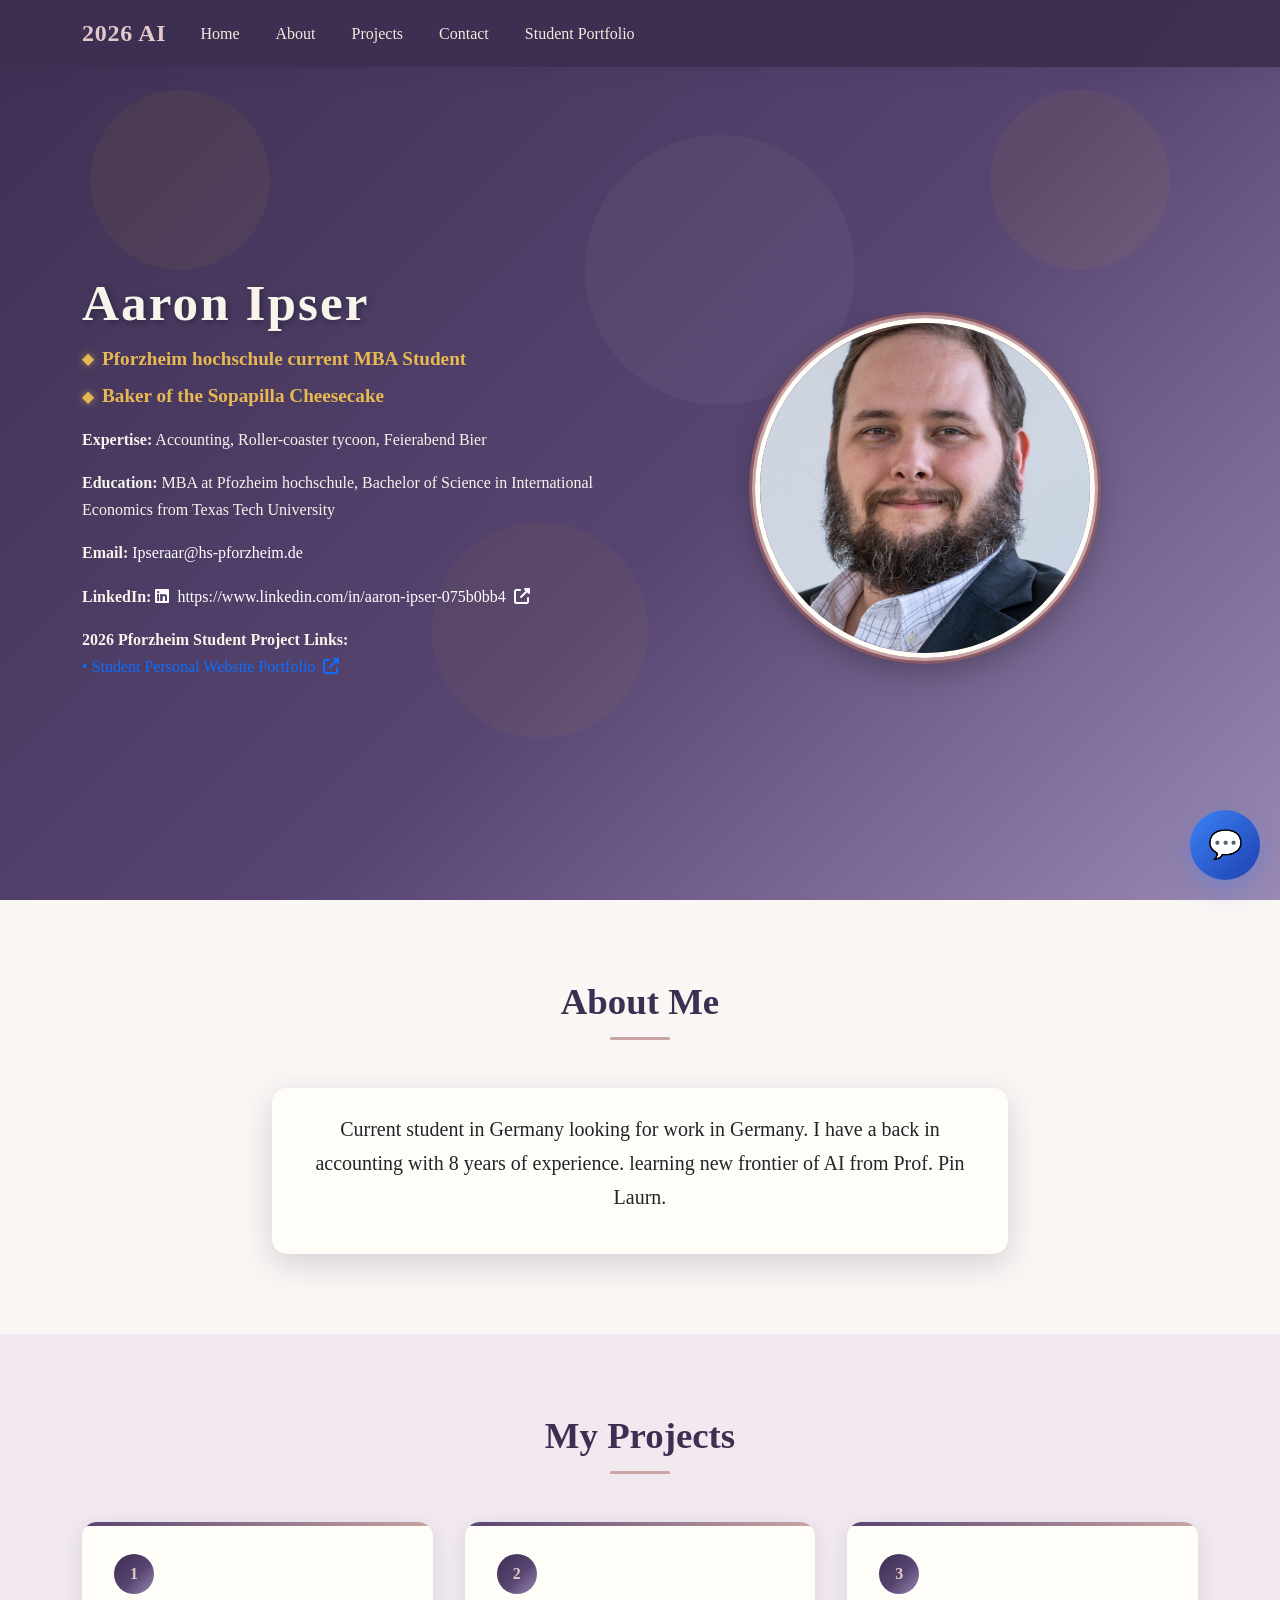
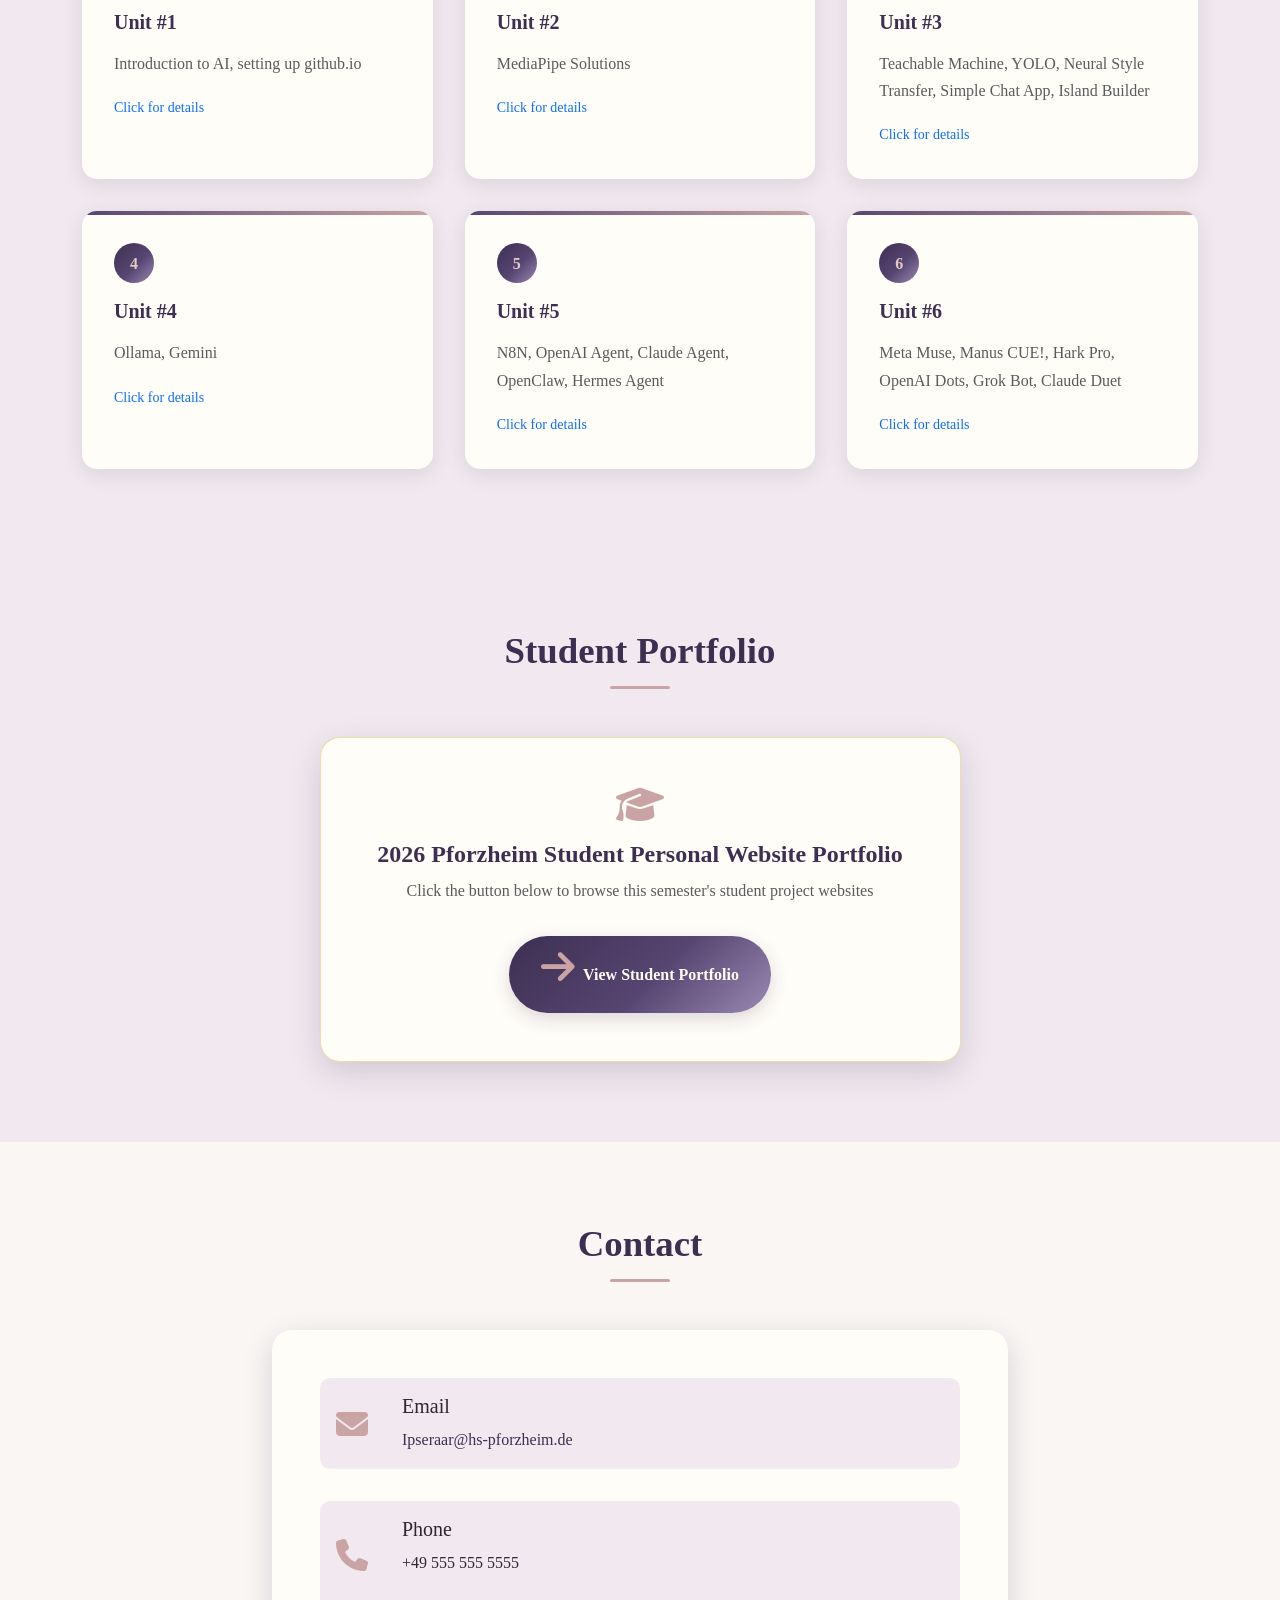
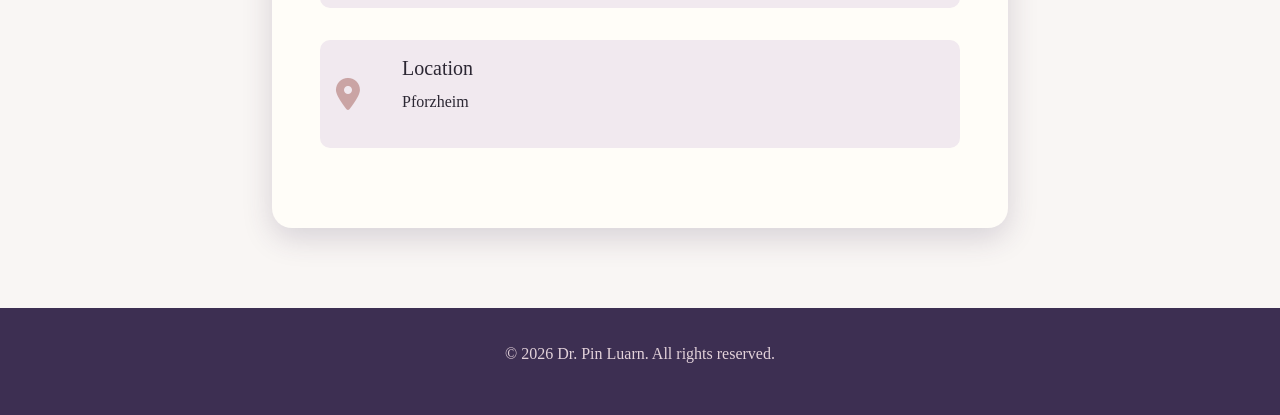
<file: index.html>
<!DOCTYPE html>
<html lang="en">
<head>
    <meta charset="UTF-8">
    <meta name="viewport" content="width=device-width, initial-scale=1.0">
    <title>Prof. Pin Luarn | 2026 AI Personal Site</title>
    <link href="https://cdnjs.cloudflare.com/ajax/libs/bootstrap/5.3.0/css/bootstrap.min.css" rel="stylesheet">
    <link href="https://cdnjs.cloudflare.com/ajax/libs/font-awesome/6.4.0/css/all.min.css" rel="stylesheet">
    <link rel="stylesheet" href="style.css">
    <link rel="icon" type="image/x-icon" href="favicon.ico">
    <!-- chatbot temporarily disabled; uncomment to enable and confirm the filename is chatbot.js -->
     <script src="chatbot.js"></script> 
</head>
<body>
    <!-- Navigation -->
    <nav class="navbar navbar-expand-lg fixed-top">
        <div class="container">
            <a class="navbar-brand" href="#home">2026 AI</a>

            <button class="navbar-toggler" type="button" data-bs-toggle="collapse" data-bs-target="#navbarNav">
                <span class="navbar-toggler-icon"></span>
            </button>

            <div class="collapse navbar-collapse" id="navbarNav">
                <ul class="navbar-nav me-auto">
                    <li class="nav-item">
                        <a class="nav-link" href="#home">Home</a>
                    </li>
                    <li class="nav-item">
                        <a class="nav-link" href="#about">About</a>
                    </li>
                    <li class="nav-item">
                        <a class="nav-link" href="#projects">Projects</a>
                    </li>
                    <li class="nav-item">
                        <a class="nav-link" href="#contact">Contact</a>
                    </li>
                    <li class="nav-item">
                        <a class="nav-link" href="https://drluarn.github.io/student.html" target="_blank" rel="noopener">Student Portfolio</a>
                    </li>
                </ul>
            </div>
        </div>
    </nav>

    <!-- Hero Section -->
    <section id="home" class="hero">
        <div class="container">
            <div class="row align-items-center">
                <div class="col-lg-6 hero-content fade-in">
                    <h1 id="name"></h1>
                    <div class="titles-container">
                        <p class="subtitle title-line" id="title1"></p>
                        <p class="subtitle title-line" id="title2"></p>
                    </div>
                    <div class="mb-3">
                        <strong>Expertise:</strong>
                        <span id="expertise"></span>
                    </div>
                    <div class="mb-3">
                        <strong>Education:</strong>
                        <span id="education"></span>
                    </div>
                    <div class="mb-3">
                        <strong>Email:</strong>
                        <a href="" class="text-white" id="email"></a>
                    </div>
                    <div class="mb-3">
                        <strong>LinkedIn:</strong>
                        <a href="" target="_blank" class="text-white" id="linkedin">
                            <i class="fab fa-linkedin me-1"></i>
                            <span id="linkedin-text"></span>
                            <i class="fas fa-external-link-alt ms-1"></i>
                        </a>
                    </div>
                    <div class="mb-4 student-links">
                        <strong>2026 Pforzheim Student Project Links:</strong>
                        <div class="student-link-item">
                            <a href="https://drluarn.github.io/student.html" target="_blank" rel="noopener">
                                <span>• Student Personal Website Portfolio</span>
                                <i class="fas fa-external-link-alt ms-1"></i>
                            </a>
                        </div>
                    </div>
                </div>
                <div class="col-lg-6 text-center fade-in">
                    <img src="mypic.jpg" alt="profile photo" class="profile-img">
                </div>
            </div>
        </div>
    </section>

    <!-- About Section -->
    <section id="about" class="section">
        <div class="container">
            <h2 class="section-title">About Me</h2>
            <div class="row justify-content-center">
                <div class="col-lg-8">
                    <div class="card fade-in">
                        <div class="card-body p-4">
                            <p class="lead text-center" id="about-text">
                            </p>
                        </div>
                    </div>
                </div>
            </div>
        </div>
    </section>

    <!-- Projects Section -->
    <section id="projects" class="section bg-light">
        <div class="container">
            <h2 class="section-title">My Projects</h2>

            <!-- Projects are rendered dynamically by JS -->
            <div class="project-grid fade-in" id="projects-grid"></div>
        </div>
    </section>

    <!-- Student Portfolio Section -->
    <section id="portfolio" class="section bg-light">
        <div class="container">
            <h2 class="section-title">Student Portfolio</h2>
            <div class="row justify-content-center">
                <div class="col-lg-7">
                    <div class="portfolio-cta fade-in">
                        <i class="fas fa-graduation-cap"></i>
                        <h4 style="color: var(--navy-deep); font-weight: 700;">2026 Pforzheim Student Personal Website Portfolio</h4>
                        <p class="text-muted mt-2">Click the button below to browse this semester's student project websites</p>
                        <a href="https://drluarn.github.io/student.html" class="btn-elegant" target="_blank" rel="noopener">
                            <i class="fas fa-arrow-right"></i> <span>View Student Portfolio</span>
                        </a>
                    </div>
                </div>
            </div>
        </div>
    </section>

    <!-- Contact Section -->
    <section id="contact" class="section">
        <div class="container">
            <h2 class="section-title">Contact</h2>
            <div class="row justify-content-center">
                <div class="col-lg-8">
                    <div class="contact-info fade-in">
                        <div class="contact-item">
                            <i class="fas fa-envelope"></i>
                            <div>
                                <h5>Email</h5>
                                <a id="contact-email1" href=""></a>
                            </div>
                        </div>
                        <div class="contact-item">
                            <i class="fas fa-phone"></i>
                            <div>
                                <h5>Phone</h5>
                                <p id="contact-phone"></p>
                            </div>
                        </div>
                        <div class="contact-item">
                            <i class="fas fa-map-marker-alt"></i>
                            <div>
                                <h5>Location</h5>
                                <p id="contact-location"></p>
                            </div>
                        </div>
                    </div>
                </div>
            </div>
        </div>
    </section>

    <!-- Footer -->
    <footer class="footer">
        <div class="container">
            <p>&copy; 2026 Dr. Pin Luarn. All rights reserved.</p>
        </div>
    </footer>

    <!-- Bootstrap JS -->
    <script src="https://cdnjs.cloudflare.com/ajax/libs/bootstrap/5.3.0/js/bootstrap.bundle.min.js"></script>

    <script>
        const totalUnits = 6;

        // Fallback project descriptions (used if projects.txt cannot be fetched, e.g. opened via file://)
        const defaultProjects = [
            {id: 1, description: 'Introduction to AI, setting up github.io'},
            {id: 2, description: 'MediaPipe Solutions'},
            {id: 3, description: 'Teachable Machine, YOLO, Neural Style Transfer, Simple Chat App, Island Builder'},
            {id: 4, description: 'Ollama, Gemini'},
            {id: 5, description: 'N8N, OpenAI Agent, Claude Agent, OpenClaw, Hermes Agent'},
            {id: 6, description: 'Meta Muse, Manus CUE!, Hark Pro, OpenAI Dots, Grok Bot, Claude Duet'}
        ];

        let projects = defaultProjects;

        // Always read projects.txt from the instructor's own site so every student
        // fork (even hosted on a different github.io domain) shows the same, current
        // unit list rather than whatever projects.txt happens to ship in their repo.
        const PROJECTS_TXT_URL = 'https://drluarn.github.io/projects.txt';

        async function loadProjectsTxt() {
            try {
                const res = await fetch(PROJECTS_TXT_URL, { cache: 'no-store' });
                if (!res.ok) throw new Error('projects.txt not found');
                const text = await res.text();
                const parsed = parseProfileTxt(text);
                const loaded = [];
                for (let i = 1; i <= totalUnits; i++) {
                    const description = parsed[`unit${i}`];
                    if (description) loaded.push({id: i, description});
                }
                // Only use the loaded list if every unit was found; otherwise keep defaults
                projects = (loaded.length === totalUnits) ? loaded : defaultProjects;
            } catch (err) {
                console.warn('Could not load projects.txt, using built-in defaults.', err);
                projects = defaultProjects;
            }
        }

        // Fallback profile (used if profile.txt cannot be fetched, e.g. opened via file://)
        const defaultProfile = {
            name: 'Prof. Pin Luarn',
            title1: 'Top 2% Scientist Worldwide (2020-2026)',
            title2: '2024 National Teaching Award Laureate',
            expertise: 'Internet Marketing, AI Applications, Agentic AI',
            education: 'Ph.D. in Industrial Engineering, University of Wisconsin-Madison, USA',
            email: 'luarn@mail.ntust.edu.tw',
            linkedin: 'https://pse.is/8nn88y',
            about1: 'Prof. Luarn earned his B.S. in Industrial Engineering from Tunghai University,',
            about2: 'and his M.S. and Ph.D. in Industrial Engineering from the University of Wisconsin-Madison.',
            about3: "Named among the world's top 2% scientists by Stanford University & Elsevier for seven consecutive years (2020-2026).",
            about4: 'Recipient of the 2024 Presidential National Teaching Award, Taiwan',
            phone: '+886-2-2737-6754',
            location: 'T2-409, National Taiwan University of Science and Technology, No. 43, Sec. 4, Keelung Rd., Taipei, Taiwan'
        };

        let profileData = defaultProfile;

        // Parse a simple "key=value" text file, ignoring blank lines and comments
        function parseProfileTxt(text) {
            const data = {};
            text.split(/\r?\n/).forEach(line => {
                const trimmed = line.trim();
                if (!trimmed || trimmed.startsWith('#')) return;
                const idx = trimmed.indexOf('=');
                if (idx === -1) return;
                const key = trimmed.slice(0, idx).trim();
                const value = trimmed.slice(idx + 1).trim();
                data[key] = value;
            });
            return data;
        }

        async function loadProfileTxt() {
            try {
                const res = await fetch('profile.txt', { cache: 'no-store' });
                if (!res.ok) throw new Error('profile.txt not found');
                const text = await res.text();
                const parsed = parseProfileTxt(text);
                // Merge over defaults so missing keys still fall back gracefully
                profileData = Object.assign({}, defaultProfile, parsed);
            } catch (err) {
                console.warn('Could not load profile.txt, using built-in defaults.', err);
                profileData = defaultProfile;
            }
        }

        // Initialize page
        document.addEventListener('DOMContentLoaded', async function() {
            await Promise.all([loadProfileTxt(), loadProjectsTxt()]);
            applyProfileData();
            renderProjects();
            initScrollAnimations();
            initSmoothScrolling();
        });

        // Fill in profile fields (name, titles, about text, contact info)
        function applyProfileData() {
            const p = profileData;
            document.getElementById('name').textContent = p.name;
            document.getElementById('title1').textContent = p.title1;
            document.getElementById('title2').textContent = p.title2;
            document.getElementById('expertise').textContent = p.expertise;
            document.getElementById('education').textContent = p.education;

            document.getElementById('email').textContent = p.email;
            document.getElementById('email').href = `mailto:${p.email}`;
            document.getElementById('linkedin').href = p.linkedin;
            document.getElementById('linkedin-text').textContent = p.linkedin;

            const aboutParts = [p.about1, p.about2, p.about3, p.about4]
                .filter(text => text && text.trim());
            document.getElementById('about-text').innerHTML = aboutParts.join(' ');

            document.getElementById('contact-email1').textContent = p.email;
            document.getElementById('contact-email1').href = `mailto:${p.email}`;
            document.getElementById('contact-phone').textContent = p.phone;
            document.getElementById('contact-location').textContent = p.location;
        }

        // Render the project grid
        function renderProjects() {
            const grid = document.getElementById('projects-grid');

            grid.innerHTML = projects.map(project => {
                return `
                    <div class="project-card" onclick="openProject(${project.id})">
                        <div class="project-number">${project.id}</div>
                        <h5>Unit #${project.id}</h5>
                        <p class="text-muted">${project.description}</p>
                        <small class="text-primary">Click for details</small>
                    </div>
                `;
            }).join('');
        }

        // Open project details
        function openProject(id) {
            window.open(`unit.html?unit=${id}`, '_blank');
        }

        // Scroll-triggered fade-in animations
        function initScrollAnimations() {
            const observerOptions = {
                threshold: 0.1,
                rootMargin: '0px 0px -50px 0px'
            };

            const observer = new IntersectionObserver((entries) => {
                entries.forEach(entry => {
                    if (entry.isIntersecting) {
                        entry.target.classList.add('visible');
                    }
                });
            }, observerOptions);

            document.querySelectorAll('.fade-in').forEach(el => {
                observer.observe(el);
            });
        }

        // Smooth scrolling for in-page navigation links
        function initSmoothScrolling() {
            document.querySelectorAll('a[href^="#"]').forEach(anchor => {
                anchor.addEventListener('click', function (e) {
                    e.preventDefault();
                    const target = document.querySelector(this.getAttribute('href'));
                    if (target) {
                        const headerOffset = 70;
                        const elementPosition = target.getBoundingClientRect().top;
                        const offsetPosition = elementPosition + window.pageYOffset - headerOffset;

                        window.scrollTo({
                            top: offsetPosition,
                            behavior: 'smooth'
                        });
                    }
                });
            });
        }

        // Navbar background on scroll
        window.addEventListener('scroll', function() {
            const navbar = document.querySelector('.navbar');
            if (window.scrollY > 50) {
                navbar.style.background = 'rgba(255,255,255,0.98)';
            } else {
                navbar.style.background = 'rgba(255,255,255,0.95)';
            }
        });
    </script>
</body>
</html>
</file>
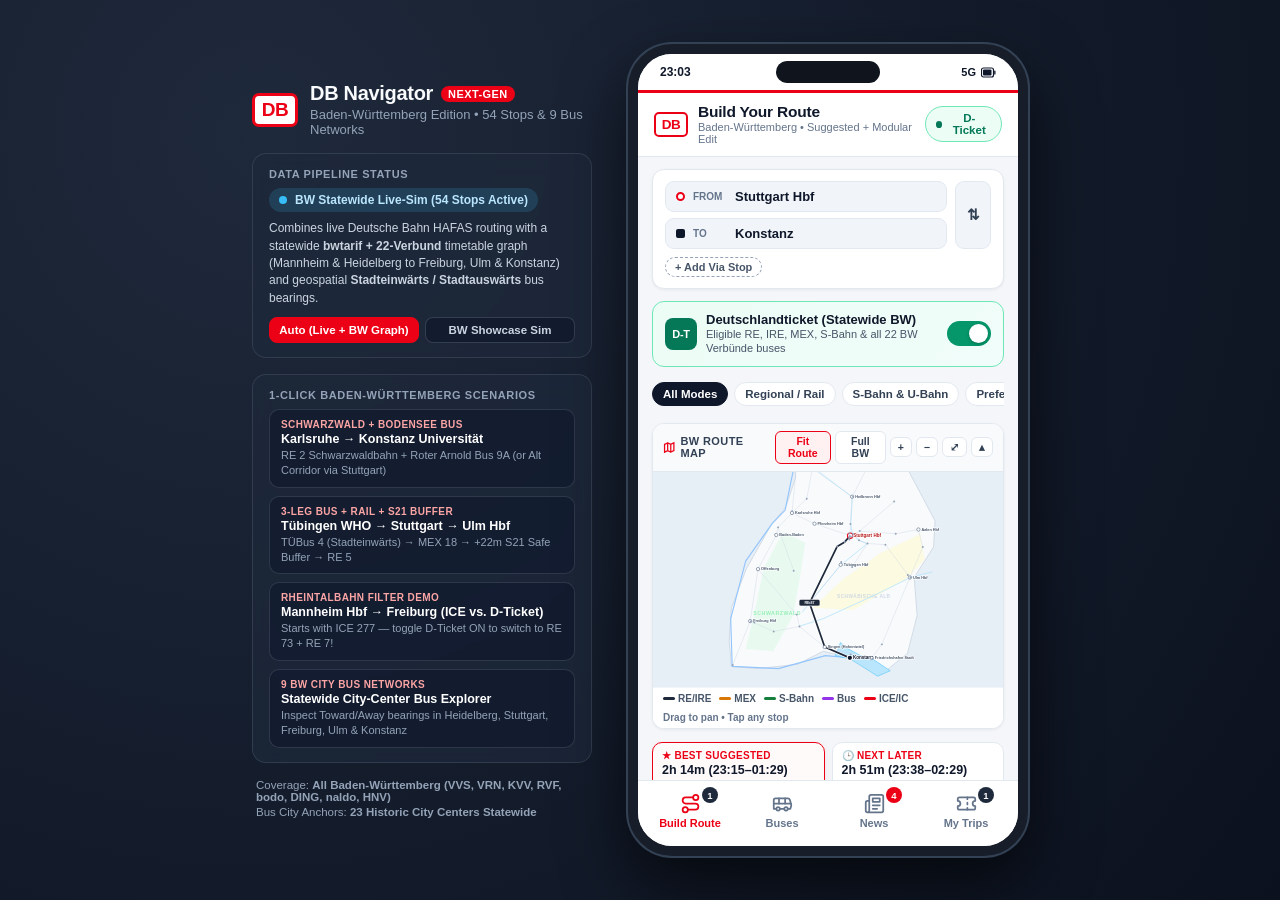
<file: DBapp/index.html>
<!DOCTYPE html>
<html lang="en">
<head>
  <meta charset="UTF-8" />
  <meta name="viewport" content="width=device-width, initial-scale=1.0, viewport-fit=cover" />
  <meta name="theme-color" content="#ec0016" />
  <meta name="description" content="Interactive Next-Gen UI prototype for Deutsche Bahn (DB Navigator) across Baden-Württemberg featuring modular multi-leg route building, Deutschlandticket filtering, geospatial bus city-center bearings, and transit news." />
  <meta property="og:title" content="DB Navigator Next-Gen — Baden-Württemberg Prototype" />
  <meta property="og:description" content="Build custom multi-leg rail &amp; bus routes across Baden-Württemberg with Deutschlandticket filtering, interactive transit map, and Stadteinwärts/Stadtauswärts bus bearings." />
  <meta property="og:type" content="website" />
  <link rel="icon" type="image/svg+xml" href="data:image/svg+xml,%3Csvg xmlns='http://www.w3.org/2000/svg' viewBox='0 0 64 48'%3E%3Crect x='3' y='3' width='58' height='42' rx='9' fill='%23ffffff' stroke='%23ec0016' stroke-width='6'/%3E%3Ctext x='32' y='33' text-anchor='middle' font-family='Arial,sans-serif' font-weight='900' font-size='26' fill='%23ec0016'%3EDB%3C/text%3E%3C/svg%3E" />
  <link rel="apple-touch-icon" href="data:image/svg+xml,%3Csvg xmlns='http://www.w3.org/2000/svg' viewBox='0 0 64 64'%3E%3Crect width='64' height='64' rx='14' fill='%23ec0016'/%3E%3Crect x='6' y='12' width='52' height='40' rx='8' fill='%23ffffff'/%3E%3Ctext x='32' y='41' text-anchor='middle' font-family='Arial,sans-serif' font-weight='900' font-size='24' fill='%23ec0016'%3EDB%3C/text%3E%3C/svg%3E" />
  <title>DB Navigator Next-Gen — Baden-Württemberg Interactive Prototype</title>
  <style>
:root {
  --db-red: #ec0016;
  --db-red-dark: #c50014;
  --db-red-soft: #fff1f2;
  --db-navy: #141923;
  --db-slate-900: #0f172a;
  --db-slate-800: #1e293b;
  --db-slate-700: #334155;
  --db-slate-600: #475569;
  --db-slate-500: #64748b;
  --db-slate-400: #94a3b8;
  --db-slate-200: #e2e8f0;
  --db-slate-100: #f1f5f9;
  --db-bg: #f4f6f9;

  --dticket-green: #047857;
  --dticket-bg: #ecfdf5;
  --dticket-border: #6ee7b7;

  --inbound-blue: #0369a1;
  --inbound-bg: #e0f2fe;
  --inbound-border: #7dd3fc;

  --outbound-amber: #b45309;
  --outbound-bg: #fef3c7;
  --outbound-border: #fcd34d;

  --crosstown-purple: #6d28d9;
  --crosstown-bg: #ede9fe;
  --crosstown-border: #c4b5fd;

  --success: #15803d;
  --warning: #d97706;
  --danger: #dc2626;

  --radius-sm: 8px;
  --radius-md: 12px;
  --radius-lg: 16px;
  --shadow-sm: 0 1px 3px rgba(15, 23, 42, 0.06);
  --shadow-md: 0 4px 12px rgba(15, 23, 42, 0.08);
}

* {
  box-sizing: border-box;
  margin: 0;
  padding: 0;
}

body {
  font-family: -apple-system, BlinkMacSystemFont, "Segoe UI", Roboto, "Helvetica Neue", Arial, sans-serif;
  background: radial-gradient(circle at 20% 15%, #1e293b 0%, #0b111e 100%);
  color: var(--db-slate-900);
  min-height: 100vh;
  display: flex;
  justify-content: center;
  align-items: center;
  padding: 16px;
  -webkit-font-smoothing: antialiased;
}

button, input, select {
  font-family: inherit;
}

.hidden {
  display: none !important;
}

/* Workspace Outer Layout */
.workspace-shell {
  display: flex;
  align-items: center;
  justify-content: center;
  gap: 36px;
  max-width: 1160px;
  width: 100%;
}

/* Left Presentation Companion Panel */
.companion-panel {
  width: 340px;
  flex-shrink: 0;
  color: #f8fafc;
  display: flex;
  flex-direction: column;
  gap: 16px;
}

.companion-brand {
  display: flex;
  align-items: center;
  gap: 12px;
}

.db-logo-mark {
  display: inline-flex;
  align-items: center;
  justify-content: center;
  width: 46px;
  height: 34px;
  background: #ffffff;
  color: var(--db-red);
  border: 3.5px solid var(--db-red);
  border-radius: 7px;
  font-weight: 900;
  font-size: 19px;
  letter-spacing: -0.5px;
  flex-shrink: 0;
}

.companion-title {
  font-size: 20px;
  font-weight: 800;
  letter-spacing: -0.3px;
  display: flex;
  align-items: center;
  gap: 8px;
}

.badge-next {
  font-size: 11px;
  font-weight: 700;
  text-transform: uppercase;
  background: var(--db-red);
  color: #fff;
  padding: 2px 7px;
  border-radius: 99px;
  letter-spacing: 0.4px;
}

.companion-subtitle {
  font-size: 13px;
  color: #94a3b8;
  margin-top: 2px;
}

.companion-card {
  background: rgba(30, 41, 59, 0.72);
  border: 1px solid rgba(148, 163, 184, 0.18);
  border-radius: 14px;
  padding: 14px 16px;
  backdrop-filter: blur(10px);
}

.card-eyebrow {
  font-size: 11px;
  font-weight: 700;
  text-transform: uppercase;
  letter-spacing: 0.6px;
  color: #94a3b8;
  margin-bottom: 8px;
}

.api-status-pill {
  display: inline-flex;
  align-items: center;
  gap: 8px;
  font-size: 12px;
  font-weight: 600;
  padding: 5px 10px;
  border-radius: 99px;
  margin-bottom: 8px;
}

.status-dot {
  width: 8px;
  height: 8px;
  border-radius: 50%;
}

.status-checking {
  background: rgba(251, 191, 36, 0.15);
  color: #fde68a;
}
.status-checking .status-dot { background: #fbbf24; }

.status-live {
  background: rgba(16, 185, 129, 0.18);
  color: #6ee7b7;
}
.status-live .status-dot {
  background: #10b981;
  box-shadow: 0 0 8px #10b981;
}

.status-sim {
  background: rgba(56, 189, 248, 0.16);
  color: #bae6fd;
}
.status-sim .status-dot {
  background: #38bdf8;
}

.companion-help {
  font-size: 12px;
  line-height: 1.45;
  color: #cbd5e1;
  margin-bottom: 10px;
}

.mode-switch-row {
  display: flex;
  gap: 6px;
}

.chip-btn {
  flex: 1;
  background: rgba(15, 23, 42, 0.6);
  border: 1px solid rgba(148, 163, 184, 0.25);
  color: #cbd5e1;
  padding: 6px 8px;
  border-radius: 8px;
  font-size: 11.5px;
  font-weight: 600;
  cursor: pointer;
  transition: all 0.15s ease;
}

.chip-btn:hover {
  border-color: #94a3b8;
  color: #fff;
}

.chip-btn.active {
  background: var(--db-red);
  border-color: var(--db-red);
  color: #fff;
}

.scenario-list {
  display: flex;
  flex-direction: column;
  gap: 8px;
}

.scenario-btn {
  text-align: left;
  background: rgba(15, 23, 42, 0.55);
  border: 1px solid rgba(148, 163, 184, 0.2);
  border-radius: 10px;
  padding: 9px 11px;
  color: #f1f5f9;
  cursor: pointer;
  display: flex;
  flex-direction: column;
  gap: 2px;
  transition: all 0.15s ease;
}

.scenario-btn:hover {
  background: rgba(51, 65, 85, 0.65);
  border-color: rgba(236, 0, 22, 0.65);
  transform: translateX(2px);
}

.scenario-tag {
  font-size: 10px;
  font-weight: 700;
  text-transform: uppercase;
  color: #fca5a5;
  letter-spacing: 0.4px;
}

.scenario-btn strong {
  font-size: 12.5px;
  color: #ffffff;
}

.scenario-btn span:last-child {
  font-size: 11px;
  color: #94a3b8;
  line-height: 1.35;
}

.companion-footer {
  display: flex;
  flex-direction: column;
  gap: 3px;
  font-size: 11.5px;
  color: #94a3b8;
  padding-left: 4px;
}

/* Smartphone Device Chassis */
.phone-stage {
  display: flex;
  justify-content: center;
  align-items: center;
}

.phone-device {
  width: 400px;
  height: min(812px, calc(100vh - 32px));
  min-height: 620px;
  background: var(--db-bg);
  border-radius: 44px;
  border: 10px solid #181e29;
  box-shadow:
    0 0 0 2px #334155,
    0 28px 65px rgba(0, 0, 0, 0.65);
  display: flex;
  flex-direction: column;
  overflow: hidden;
  position: relative;
}

/* Status Bar */
.phone-statusbar {
  height: 36px;
  background: #ffffff;
  display: flex;
  align-items: center;
  justify-content: space-between;
  padding: 0 22px;
  font-size: 12px;
  font-weight: 700;
  color: var(--db-slate-900);
  flex-shrink: 0;
  position: relative;
}

.phone-notch {
  width: 104px;
  height: 22px;
  background: #0f141d;
  border-radius: 99px;
  position: absolute;
  left: 50%;
  transform: translateX(-50%);
}

.phone-signals {
  display: flex;
  align-items: center;
  gap: 5px;
  font-size: 11px;
}

/* Top DB App Header */
.app-header {
  background: #ffffff;
  border-bottom: 1px solid var(--db-slate-200);
  flex-shrink: 0;
  z-index: 10;
}

.db-top-stripe {
  height: 3px;
  background: var(--db-red);
  width: 100%;
}

.app-header-row {
  display: flex;
  align-items: center;
  justify-content: space-between;
  padding: 10px 16px 11px;
}

.app-brand {
  display: flex;
  align-items: center;
  gap: 10px;
}

.db-logo-small {
  display: inline-flex;
  align-items: center;
  justify-content: center;
  width: 34px;
  height: 25px;
  background: #fff;
  color: var(--db-red);
  border: 2.5px solid var(--db-red);
  border-radius: 5px;
  font-weight: 900;
  font-size: 13.5px;
  letter-spacing: -0.4px;
  flex-shrink: 0;
}

.app-header-title {
  font-size: 15.5px;
  font-weight: 800;
  color: var(--db-slate-900);
  letter-spacing: -0.2px;
}

.app-header-sub {
  font-size: 11px;
  color: var(--db-slate-500);
  font-weight: 500;
}

.dticket-header-pill {
  display: inline-flex;
  align-items: center;
  gap: 5px;
  padding: 5px 10px;
  border-radius: 99px;
  font-size: 11.5px;
  font-weight: 700;
  border: 1.5px solid var(--db-slate-200);
  background: var(--db-slate-100);
  color: var(--db-slate-600);
  cursor: pointer;
  transition: all 0.15s ease;
}

.dticket-header-pill .dticket-dot {
  width: 7px;
  height: 7px;
  border-radius: 50%;
  background: var(--db-slate-400);
}

.dticket-header-pill.active {
  background: var(--dticket-bg);
  border-color: var(--dticket-border);
  color: var(--dticket-green);
}

.dticket-header-pill.active .dticket-dot {
  background: var(--dticket-green);
}

/* Main Scrollable Viewport */
.app-viewport {
  flex: 1;
  overflow-y: auto;
  padding: 12px 14px 22px;
  display: flex;
  flex-direction: column;
  gap: 12px;
  scroll-behavior: smooth;
}

.app-viewport::-webkit-scrollbar {
  width: 4px;
}
.app-viewport::-webkit-scrollbar-thumb {
  background: #cbd5e1;
  border-radius: 99px;
}

/* Bottom Tab Bar */
.app-tabbar {
  height: 66px;
  background: #ffffff;
  border-top: 1px solid var(--db-slate-200);
  display: grid;
  grid-template-columns: repeat(4, 1fr);
  padding: 4px 6px 10px;
  flex-shrink: 0;
  z-index: 15;
}

.tab-item {
  background: none;
  border: none;
  display: flex;
  flex-direction: column;
  align-items: center;
  justify-content: center;
  gap: 3px;
  color: var(--db-slate-500);
  font-size: 11px;
  font-weight: 600;
  cursor: pointer;
  position: relative;
  border-radius: 10px;
  transition: color 0.15s ease;
}

.tab-item:hover {
  color: var(--db-slate-800);
}

.tab-item.active {
  color: var(--db-red);
  font-weight: 700;
}

.tab-icon {
  width: 21px;
  height: 21px;
}

.tab-badge {
  position: absolute;
  top: 2px;
  right: 18px;
  background: var(--db-slate-800);
  color: #fff;
  font-size: 9.5px;
  font-weight: 800;
  min-width: 16px;
  height: 16px;
  padding: 0 4px;
  border-radius: 99px;
  display: inline-flex;
  align-items: center;
  justify-content: center;
}

.tab-badge.alert {
  background: var(--db-red);
}

/* Common Cards & Controls inside Viewport */
.surface-card,
.dticket-banner,
.chain-card,
.alert-ticker {
  flex-shrink: 0;
}

.surface-card {
  background: #ffffff;
  border-radius: var(--radius-md);
  border: 1px solid var(--db-slate-200);
  box-shadow: var(--shadow-sm);
  padding: 12px;
}

.dticket-banner {
  display: flex;
  align-items: center;
  justify-content: space-between;
  gap: 10px;
  padding: 10px 12px;
  border-radius: var(--radius-md);
  border: 1.5px solid var(--db-slate-200);
  background: #ffffff;
  transition: all 0.18s ease;
}

.dticket-banner.enabled {
  background: linear-gradient(135deg, #ecfdf5 0%, #f0fdfa 100%);
  border-color: #6ee7b7;
}

.dticket-banner-left {
  display: flex;
  align-items: center;
  gap: 9px;
}

.dticket-ticket-icon {
  width: 32px;
  height: 32px;
  border-radius: 8px;
  background: #047857;
  color: #fff;
  font-weight: 900;
  font-size: 11px;
  display: inline-flex;
  align-items: center;
  justify-content: center;
  flex-shrink: 0;
  letter-spacing: -0.3px;
}

.dticket-banner:not(.enabled) .dticket-ticket-icon {
  background: var(--db-slate-400);
}

.dticket-title {
  font-size: 13px;
  font-weight: 800;
  color: var(--db-slate-900);
}

.dticket-desc {
  font-size: 11px;
  color: var(--db-slate-600);
  line-height: 1.3;
}

/* Toggle Switch */
.switch-btn {
  width: 44px;
  height: 25px;
  border-radius: 99px;
  background: #cbd5e1;
  border: none;
  position: relative;
  cursor: pointer;
  flex-shrink: 0;
  transition: background 0.18s ease;
}

.switch-btn::after {
  content: "";
  position: absolute;
  top: 3px;
  left: 3px;
  width: 19px;
  height: 19px;
  border-radius: 50%;
  background: #ffffff;
  box-shadow: 0 1px 3px rgba(0,0,0,0.25);
  transition: transform 0.18s ease;
}

.switch-btn.on {
  background: #059669;
}

.switch-btn.on::after {
  transform: translateX(19px);
}

/* Filter Pill Strip */
.filter-strip {
  display: flex;
  align-items: center;
  flex-shrink: 0;
  gap: 6px;
  overflow-x: auto;
  overflow-y: visible;
  padding: 2px 0 4px;
}

.filter-strip::-webkit-scrollbar {
  display: none;
}

.pill-filter {
  white-space: nowrap;
  padding: 5px 10px;
  border-radius: 99px;
  font-size: 11.5px;
  font-weight: 600;
  background: #ffffff;
  border: 1px solid var(--db-slate-200);
  color: var(--db-slate-700);
  cursor: pointer;
  transition: all 0.15s ease;
}

.pill-filter:hover {
  border-color: var(--db-slate-400);
}

.pill-filter.active {
  background: var(--db-slate-900);
  border-color: var(--db-slate-900);
  color: #ffffff;
}

.pill-filter.inbound.active {
  background: var(--inbound-blue);
  border-color: var(--inbound-blue);
}

.pill-filter.outbound.active {
  background: var(--outbound-amber);
  border-color: var(--outbound-amber);
}

/* Search Input & Station Chips */
.search-box {
  position: relative;
  display: flex;
  align-items: center;
}

.search-input {
  width: 100%;
  padding: 9px 32px 9px 32px;
  border-radius: 10px;
  border: 1.5px solid var(--db-slate-200);
  background: var(--db-slate-100);
  font-size: 13px;
  font-weight: 600;
  color: var(--db-slate-900);
  outline: none;
  transition: border-color 0.15s ease, background 0.15s ease;
}

.search-input:focus {
  background: #ffffff;
  border-color: var(--db-red);
}

.search-icon {
  position: absolute;
  left: 10px;
  width: 15px;
  height: 15px;
  color: var(--db-slate-500);
  pointer-events: none;
}

.search-results-dropdown {
  margin-top: 6px;
  border: 1px solid var(--db-slate-200);
  border-radius: 10px;
  background: #ffffff;
  overflow: hidden;
  box-shadow: var(--shadow-md);
}

.station-option {
  width: 100%;
  text-align: left;
  padding: 8px 11px;
  background: none;
  border: none;
  border-bottom: 1px solid var(--db-slate-100);
  display: flex;
  align-items: center;
  justify-content: space-between;
  cursor: pointer;
  font-size: 12.5px;
}

.station-option:last-child {
  border-bottom: none;
}

.station-option:hover {
  background: var(--db-slate-100);
}

.station-chips {
  display: flex;
  flex-wrap: wrap;
  gap: 5px;
  margin-top: 8px;
}

.station-chip {
  font-size: 11px;
  font-weight: 600;
  padding: 4px 9px;
  border-radius: 7px;
  background: var(--db-slate-100);
  color: var(--db-slate-700);
  border: 1px solid var(--db-slate-200);
  cursor: pointer;
}

.station-chip:hover, .station-chip.selected {
  background: var(--db-red-soft);
  border-color: #fda4af;
  color: var(--db-red-dark);
}

/* Line Product Badges */
.line-badge {
  display: inline-flex;
  align-items: center;
  justify-content: center;
  padding: 2px 7px;
  border-radius: 5px;
  font-size: 11px;
  font-weight: 800;
  letter-spacing: -0.2px;
  white-space: nowrap;
}

.line-ice {
  background: #ffffff;
  color: var(--db-red);
  border: 1.5px solid var(--db-red);
}

.line-ic {
  background: #f8fafc;
  color: #be123c;
  border: 1.5px solid #fda4af;
}

.line-regio {
  background: #334155;
  color: #ffffff;
}

.line-mex {
  background: #eab308;
  color: #1e293b;
}

.line-sbahn {
  background: #15803d;
  color: #ffffff;
  border-radius: 99px;
}

.line-ubahn {
  background: #1d4ed8;
  color: #ffffff;
}

.line-bus {
  background: #9333ea;
  color: #ffffff;
}

/* Bus City-Center Directionality Pills */
.dir-badge {
  display: inline-flex;
  align-items: center;
  gap: 5px;
  padding: 3.5px 8px;
  border-radius: 6px;
  font-size: 11px;
  font-weight: 700;
  line-height: 1.2;
}

.dir-inbound {
  background: var(--inbound-bg);
  color: var(--inbound-blue);
  border: 1px solid var(--inbound-border);
}

.dir-outbound {
  background: var(--outbound-bg);
  color: var(--outbound-amber);
  border: 1px solid var(--outbound-border);
}

.dir-crosstown {
  background: var(--crosstown-bg);
  color: var(--crosstown-purple);
  border: 1px solid var(--crosstown-border);
}

/* Step-by-Step Route Builder Chain */
.chain-card {
  background: #ffffff;
  border-radius: var(--radius-md);
  border: 1.5px solid var(--db-slate-200);
  padding: 12px;
  box-shadow: var(--shadow-sm);
}

.chain-header {
  display: flex;
  align-items: center;
  justify-content: space-between;
  margin-bottom: 10px;
}

.chain-title {
  font-size: 12.5px;
  font-weight: 800;
  text-transform: uppercase;
  letter-spacing: 0.4px;
  color: var(--db-slate-700);
}

.btn-text-danger {
  background: none;
  border: none;
  color: var(--db-red);
  font-size: 11.5px;
  font-weight: 700;
  cursor: pointer;
}

.leg-timeline {
  display: flex;
  flex-direction: column;
  gap: 0;
}

.leg-block {
  position: relative;
  padding-left: 20px;
  border-left: 2.5px solid var(--db-red);
  margin-left: 7px;
  padding-bottom: 10px;
}

.leg-block.bus-leg {
  border-left-color: #9333ea;
}

.leg-dot {
  position: absolute;
  left: -7px;
  top: 2px;
  width: 11px;
  height: 11px;
  border-radius: 50%;
  background: #ffffff;
  border: 2.5px solid var(--db-red);
}

.leg-dot.end {
  top: auto;
  bottom: 0;
  background: var(--db-slate-900);
  border-color: var(--db-slate-900);
}

.leg-row-top {
  display: flex;
  align-items: baseline;
  justify-content: space-between;
  gap: 6px;
}

.leg-station {
  font-size: 13px;
  font-weight: 800;
  color: var(--db-slate-900);
}

.leg-time {
  font-size: 13px;
  font-weight: 800;
  color: var(--db-slate-900);
  font-variant-numeric: tabular-nums;
}

.leg-vehicle-box {
  margin: 6px 0;
  padding: 7px 9px;
  border-radius: 8px;
  background: var(--db-slate-100);
  display: flex;
  flex-direction: column;
  gap: 4px;
}

.leg-vehicle-main {
  display: flex;
  align-items: center;
  justify-content: space-between;
  gap: 6px;
}

.leg-platform {
  font-size: 11px;
  font-weight: 700;
  color: var(--db-slate-600);
}

.transfer-buffer-box {
  margin: 6px 0 10px 7px;
  padding: 8px 10px;
  border-left: 2px dashed var(--db-slate-400);
  background: #f8fafc;
  border-radius: 0 8px 8px 0;
}

.buffer-label-row {
  display: flex;
  align-items: center;
  justify-content: space-between;
  font-size: 11px;
  font-weight: 700;
  color: var(--db-slate-600);
  margin-bottom: 5px;
}

.buffer-chips {
  display: flex;
  gap: 4px;
  flex-wrap: wrap;
}

.buffer-chip {
  font-size: 10.5px;
  font-weight: 700;
  padding: 3px 7px;
  border-radius: 6px;
  border: 1px solid var(--db-slate-200);
  background: #ffffff;
  color: var(--db-slate-700);
  cursor: pointer;
}

.buffer-chip.active {
  background: var(--db-slate-800);
  border-color: var(--db-slate-800);
  color: #ffffff;
}

/* Journey Summary Footer Bar */
.journey-summary-box {
  margin-top: 10px;
  padding-top: 10px;
  border-top: 1px solid var(--db-slate-200);
  display: flex;
  flex-direction: column;
  gap: 8px;
}

.summary-metrics {
  display: grid;
  grid-template-columns: repeat(3, 1fr);
  gap: 6px;
  text-align: center;
}

.metric-cell {
  background: var(--db-slate-100);
  border-radius: 8px;
  padding: 6px 4px;
}

.metric-val {
  font-size: 13px;
  font-weight: 800;
  color: var(--db-slate-900);
}

.metric-lbl {
  font-size: 10px;
  color: var(--db-slate-500);
  font-weight: 600;
}

.summary-actions {
  display: flex;
  gap: 6px;
}

.btn-primary {
  flex: 1;
  background: var(--db-red);
  color: #ffffff;
  border: none;
  padding: 9px 12px;
  border-radius: 9px;
  font-size: 12.5px;
  font-weight: 700;
  cursor: pointer;
  transition: background 0.15s ease;
}

.btn-primary:hover {
  background: var(--db-red-dark);
}

.btn-secondary {
  background: var(--db-slate-100);
  color: var(--db-slate-800);
  border: 1px solid var(--db-slate-200);
  padding: 9px 11px;
  border-radius: 9px;
  font-size: 12px;
  font-weight: 700;
  cursor: pointer;
}

.btn-secondary:hover {
  background: var(--db-slate-200);
}

/* Departure Option Cards */
.departures-header {
  display: flex;
  align-items: center;
  justify-content: space-between;
  margin-bottom: 4px;
}

.section-heading {
  font-size: 13px;
  font-weight: 800;
  color: var(--db-slate-800);
}

.hidden-count-note {
  font-size: 11px;
  color: var(--dticket-green);
  background: var(--dticket-bg);
  border: 1px solid var(--dticket-border);
  padding: 5px 9px;
  border-radius: 8px;
  font-weight: 600;
}

.dep-card {
  background: #ffffff;
  border: 1px solid var(--db-slate-200);
  border-radius: 11px;
  padding: 10px 11px;
  display: flex;
  flex-direction: column;
  gap: 6px;
  cursor: pointer;
  transition: border-color 0.15s ease, box-shadow 0.15s ease;
}

.dep-card:hover {
  border-color: var(--db-red);
  box-shadow: var(--shadow-md);
}

.dep-card.selected {
  border: 2px solid var(--db-red);
  background: #fffafa;
}

.dep-top {
  display: flex;
  align-items: center;
  justify-content: space-between;
  gap: 8px;
}

.dep-time-group {
  display: flex;
  align-items: baseline;
  gap: 6px;
  font-variant-numeric: tabular-nums;
}

.dep-time {
  font-size: 15px;
  font-weight: 800;
  color: var(--db-slate-900);
}

.delay-ontime {
  font-size: 11px;
  font-weight: 700;
  color: var(--success);
}

.delay-late {
  font-size: 11px;
  font-weight: 800;
  color: var(--danger);
}

.dep-mid {
  display: flex;
  align-items: center;
  justify-content: space-between;
  gap: 8px;
}

.dep-dest {
  font-size: 13px;
  font-weight: 700;
  color: var(--db-slate-800);
  flex: 1;
  overflow: hidden;
  text-overflow: ellipsis;
  white-space: nowrap;
}

.dep-platform {
  font-size: 11px;
  font-weight: 700;
  color: var(--db-slate-600);
  background: var(--db-slate-100);
  padding: 2px 6px;
  border-radius: 5px;
}

.dep-meta-row {
  display: flex;
  align-items: center;
  justify-content: space-between;
  gap: 6px;
  flex-wrap: wrap;
}

.dticket-mini-tag {
  font-size: 10.5px;
  font-weight: 700;
  color: var(--dticket-green);
  background: var(--dticket-bg);
  padding: 2px 6px;
  border-radius: 4px;
}

.paid-mini-tag {
  font-size: 10.5px;
  font-weight: 700;
  color: #b91c1c;
  background: #fef2f2;
  padding: 2px 6px;
  border-radius: 4px;
}

/* Inline Stopover Picker inside Departure Card */
.stopover-drawer {
  margin-top: 6px;
  padding-top: 8px;
  border-top: 1px dashed var(--db-slate-200);
  display: flex;
  flex-direction: column;
  gap: 4px;
}

.stopover-prompt {
  font-size: 11px;
  font-weight: 800;
  color: var(--db-red);
  text-transform: uppercase;
  letter-spacing: 0.3px;
  margin-bottom: 2px;
}

.stopover-btn {
  display: flex;
  align-items: center;
  justify-content: space-between;
  width: 100%;
  padding: 7px 9px;
  border-radius: 8px;
  border: 1px solid var(--db-slate-200);
  background: var(--db-slate-100);
  cursor: pointer;
  font-size: 12px;
  font-weight: 600;
  color: var(--db-slate-800);
  transition: all 0.12s ease;
}

.stopover-btn:hover {
  background: var(--db-red);
  border-color: var(--db-red);
  color: #ffffff;
}

/* Bus Explorer Specifics */
.bus-detail-note {
  font-size: 11.5px;
  color: var(--db-slate-600);
  line-height: 1.35;
}

.bus-stops-preview {
  margin-top: 6px;
  padding: 8px 10px;
  border-radius: 8px;
  background: var(--db-slate-100);
  display: flex;
  flex-direction: column;
  gap: 5px;
}

.bus-stop-row {
  display: flex;
  align-items: center;
  justify-content: space-between;
  font-size: 11.5px;
  color: var(--db-slate-700);
}

.bus-stop-row.is-center {
  font-weight: 800;
  color: var(--inbound-blue);
  background: #e0f2fe;
  padding: 3px 6px;
  border-radius: 5px;
}

/* News & Alerts Cards */
.alert-ticker {
  background: #fffbeb;
  border: 1px solid #fde68a;
  border-radius: 10px;
  padding: 9px 11px;
  display: flex;
  gap: 8px;
  align-items: flex-start;
}

.alert-ticker-badge {
  background: #d97706;
  color: #fff;
  font-size: 10px;
  font-weight: 800;
  padding: 2px 6px;
  border-radius: 4px;
  text-transform: uppercase;
  flex-shrink: 0;
  margin-top: 1px;
}

.news-card {
  background: #ffffff;
  border: 1px solid var(--db-slate-200);
  border-radius: 12px;
  padding: 12px;
  display: flex;
  flex-direction: column;
  gap: 6px;
  cursor: pointer;
  transition: border-color 0.15s ease;
}

.news-card:hover {
  border-color: var(--db-slate-400);
}

.news-cat-row {
  display: flex;
  align-items: center;
  justify-content: space-between;
  font-size: 10.5px;
  font-weight: 700;
}

.news-cat-tag {
  padding: 2px 7px;
  border-radius: 5px;
  text-transform: uppercase;
}

.cat-s21 { background: #fee2e2; color: #b91c1c; }
.cat-dticket { background: var(--dticket-bg); color: var(--dticket-green); }
.cat-bus { background: #f3e8ff; color: #7e22ce; }
.cat-live { background: #fef3c7; color: #b45309; }

.news-title {
  font-size: 13.5px;
  font-weight: 800;
  color: var(--db-slate-900);
  line-height: 1.3;
}

.news-summary {
  font-size: 12px;
  color: var(--db-slate-600);
  line-height: 1.42;
}

/* Bottom Drawer Sheet inside Phone */
.phone-sheet-backdrop {
  position: absolute;
  inset: 0;
  background: rgba(15, 23, 42, 0.5);
  z-index: 30;
  display: flex;
  align-items: flex-end;
}

.phone-sheet {
  width: 100%;
  max-height: 80%;
  background: #ffffff;
  border-radius: 20px 20px 0 0;
  padding: 16px;
  overflow-y: auto;
  display: flex;
  flex-direction: column;
  gap: 10px;
  box-shadow: 0 -10px 30px rgba(0,0,0,0.2);
}

.sheet-handle {
  width: 40px;
  height: 4px;
  background: var(--db-slate-200);
  border-radius: 99px;
  align-self: center;
  margin-bottom: 4px;
}

/* Toast */
.phone-toast {
  position: absolute;
  bottom: 76px;
  left: 16px;
  right: 16px;
  background: var(--db-slate-900);
  color: #ffffff;
  padding: 9px 13px;
  border-radius: 10px;
  font-size: 12px;
  font-weight: 600;
  box-shadow: var(--shadow-md);
  z-index: 40;
  text-align: center;
}

@media (max-width: 860px) {
  .workspace-shell {
    flex-direction: column-reverse;
    gap: 20px;
  }
  .companion-panel {
    width: 100%;
    max-width: 404px;
  }
}

/* =========================================================
   Origin-to-Destination Composer & Modular Leg Editor Styles
   ========================================================= */
.od-card {
  background: #ffffff;
  border-radius: var(--radius-md);
  border: 1.5px solid var(--db-slate-200);
  padding: 11px 12px;
  box-shadow: var(--shadow-sm);
  flex-shrink: 0;
  display: flex;
  flex-direction: column;
  gap: 8px;
}

.od-main-grid {
  display: flex;
  align-items: stretch;
  gap: 8px;
}

.od-fields {
  flex: 1;
  display: flex;
  flex-direction: column;
  gap: 6px;
  min-width: 0;
}

.od-field-btn {
  width: 100%;
  display: flex;
  align-items: center;
  gap: 8px;
  padding: 7px 10px;
  border-radius: 9px;
  border: 1.5px solid var(--db-slate-200);
  background: var(--db-slate-100);
  cursor: pointer;
  text-align: left;
  transition: all 0.14s ease;
}

.od-field-btn:hover,
.od-field-btn.editing {
  background: #ffffff;
  border-color: var(--db-red);
}

.od-marker {
  width: 9px;
  height: 9px;
  border-radius: 50%;
  border: 2.5px solid var(--db-red);
  background: #ffffff;
  flex-shrink: 0;
}

.od-marker.dest {
  border-radius: 2px;
  background: var(--db-slate-900);
  border-color: var(--db-slate-900);
}

.od-lbl {
  font-size: 10px;
  font-weight: 800;
  text-transform: uppercase;
  color: var(--db-slate-500);
  width: 34px;
  flex-shrink: 0;
}

.od-val {
  font-size: 13px;
  font-weight: 800;
  color: var(--db-slate-900);
  overflow: hidden;
  text-overflow: ellipsis;
  white-space: nowrap;
  flex: 1;
}

.od-swap-btn {
  width: 36px;
  border-radius: 9px;
  border: 1px solid var(--db-slate-200);
  background: var(--db-slate-100);
  color: var(--db-slate-700);
  font-size: 15px;
  font-weight: 800;
  cursor: pointer;
  display: flex;
  align-items: center;
  justify-content: center;
  flex-shrink: 0;
  transition: all 0.15s ease;
}

.od-swap-btn:hover {
  background: var(--db-red-soft);
  color: var(--db-red);
  border-color: #fda4af;
}

.via-pills-row {
  display: flex;
  align-items: center;
  flex-wrap: wrap;
  gap: 5px;
}

.via-pill {
  display: inline-flex;
  align-items: center;
  gap: 5px;
  background: #f1f5f9;
  border: 1px solid #cbd5e1;
  color: var(--db-slate-800);
  font-size: 11px;
  font-weight: 700;
  padding: 3px 8px;
  border-radius: 99px;
}

.via-remove-btn {
  background: none;
  border: none;
  color: var(--db-red);
  font-weight: 900;
  cursor: pointer;
  font-size: 12px;
  line-height: 1;
}

.btn-add-via {
  background: none;
  border: 1px dashed var(--db-slate-400);
  color: var(--db-slate-600);
  font-size: 11px;
  font-weight: 700;
  padding: 3px 9px;
  border-radius: 99px;
  cursor: pointer;
}

.btn-add-via:hover,
.btn-add-via.editing {
  border-color: var(--db-red);
  color: var(--db-red);
  background: var(--db-red-soft);
}

.od-picker-drawer {
  padding-top: 8px;
  border-top: 1px dashed var(--db-slate-200);
  display: flex;
  flex-direction: column;
  gap: 6px;
}

/* Route Suggestion Presets Strip */
.presets-strip {
  display: flex;
  gap: 7px;
  overflow-x: auto;
  flex-shrink: 0;
  padding: 1px 0 3px;
}

.presets-strip::-webkit-scrollbar {
  display: none;
}

.preset-card {
  min-width: 142px;
  flex: 1;
  text-align: left;
  background: #ffffff;
  border: 1.5px solid var(--db-slate-200);
  border-radius: 10px;
  padding: 7px 9px;
  cursor: pointer;
  display: flex;
  flex-direction: column;
  gap: 2px;
  transition: all 0.14s ease;
}

.preset-card:hover {
  border-color: var(--db-slate-400);
}

.preset-card.active {
  border-color: var(--db-red);
  background: #fffafa;
  box-shadow: 0 2px 8px rgba(236, 0, 22, 0.08);
}

.preset-badge {
  font-size: 10px;
  font-weight: 800;
  color: var(--db-red);
  text-transform: uppercase;
  letter-spacing: 0.3px;
}

.preset-main {
  font-size: 12.5px;
  font-weight: 800;
  color: var(--db-slate-900);
}

.preset-lines {
  font-size: 10.5px;
  font-weight: 600;
  color: var(--db-slate-600);
  white-space: nowrap;
  overflow: hidden;
  text-overflow: ellipsis;
}

/* Customized Badge & Leg Action Buttons */
.custom-status-pill {
  font-size: 10.5px;
  font-weight: 800;
  padding: 2px 7px;
  border-radius: 99px;
  background: #fef3c7;
  color: #b45309;
  border: 1px solid #fcd34d;
}

.suggested-status-pill {
  font-size: 10.5px;
  font-weight: 800;
  padding: 2px 7px;
  border-radius: 99px;
  background: #e0f2fe;
  color: #0369a1;
  border: 1px solid #bae6fd;
}

.leg-edit-bar {
  display: flex;
  align-items: center;
  gap: 5px;
  margin-top: 4px;
  flex-wrap: wrap;
}

.leg-action-btn {
  background: #ffffff;
  border: 1px solid var(--db-slate-200);
  color: var(--db-slate-700);
  font-size: 10.5px;
  font-weight: 700;
  padding: 3.5px 8px;
  border-radius: 6px;
  cursor: pointer;
  transition: all 0.12s ease;
}

.leg-action-btn:hover,
.leg-action-btn.active {
  border-color: var(--db-red);
  color: var(--db-red);
  background: var(--db-red-soft);
}

.leg-inline-editor {
  margin-top: 6px;
  padding: 8px;
  background: #ffffff;
  border: 1px solid var(--db-slate-200);
  border-radius: 8px;
  display: flex;
  flex-direction: column;
  gap: 5px;
}

.alt-ride-btn {
  width: 100%;
  display: flex;
  align-items: center;
  justify-content: space-between;
  gap: 6px;
  padding: 6px 8px;
  border-radius: 7px;
  border: 1px solid var(--db-slate-200);
  background: var(--db-slate-100);
  cursor: pointer;
  font-size: 11.5px;
  font-weight: 600;
  color: var(--db-slate-800);
  text-align: left;
}

.alt-ride-btn:hover {
  border-color: var(--db-red);
  background: #fff1f2;
}

.alt-ride-btn.current {
  border-color: #047857;
  background: #ecfdf5;
}

.add-leg-footer-box {
  margin-top: 8px;
  padding-top: 8px;
  border-top: 1px dashed var(--db-slate-200);
}

.btn-extend-leg {
  width: 100%;
  background: #f8fafc;
  border: 1.5px dashed var(--db-slate-400);
  color: var(--db-slate-800);
  padding: 8px 10px;
  border-radius: 9px;
  font-size: 12px;
  font-weight: 700;
  cursor: pointer;
  transition: all 0.14s ease;
}

.btn-extend-leg:hover,
.btn-extend-leg.active {
  border-color: var(--db-red);
  color: var(--db-red);
  background: var(--db-red-soft);
}

/* =========================================================
   Interactive Baden-Württemberg Transit Map & Bus Radar
   ========================================================= */
.bw-map-card {
  background: #ffffff;
  border-radius: var(--radius-md);
  border: 1.5px solid var(--db-slate-200);
  box-shadow: var(--shadow-sm);
  overflow: hidden;
  flex-shrink: 0;
  display: flex;
  flex-direction: column;
}

.bw-map-toolbar {
  display: flex;
  align-items: center;
  justify-content: space-between;
  padding: 7px 10px;
  background: #f8fafc;
  border-bottom: 1px solid var(--db-slate-200);
  gap: 6px;
}

.bw-map-title {
  font-size: 11px;
  font-weight: 800;
  text-transform: uppercase;
  letter-spacing: 0.4px;
  color: var(--db-slate-700);
  display: flex;
  align-items: center;
  gap: 5px;
}

.bw-map-controls {
  display: flex;
  align-items: center;
  gap: 4px;
}

.map-ctrl-btn {
  background: #ffffff;
  border: 1px solid var(--db-slate-200);
  color: var(--db-slate-700);
  font-size: 10.5px;
  font-weight: 700;
  padding: 3px 7px;
  border-radius: 6px;
  cursor: pointer;
  line-height: 1.2;
  transition: all 0.12s ease;
}

.map-ctrl-btn:hover,
.map-ctrl-btn.active {
  border-color: var(--db-red);
  color: var(--db-red);
  background: var(--db-red-soft);
}

.bw-map-canvas-wrap {
  position: relative;
  width: 100%;
  height: 215px;
  background: #e6eef6;
  overflow: hidden;
  user-select: none;
  touch-action: none;
  cursor: grab;
  transition: height 0.2s ease;
}

.bw-map-canvas-wrap.expanded {
  height: 350px;
}

.bw-map-canvas-wrap:active {
  cursor: grabbing;
}

.bw-map-svg {
  width: 100%;
  height: 100%;
  display: block;
}

.map-station-node {
  cursor: pointer;
}

.map-station-node:hover circle.station-hit {
  fill: rgba(236, 0, 22, 0.16);
}

.map-station-popover {
  position: absolute;
  left: 8px;
  right: 8px;
  bottom: 8px;
  background: rgba(15, 23, 42, 0.93);
  color: #ffffff;
  border-radius: 10px;
  padding: 7px 9px;
  display: flex;
  align-items: center;
  justify-content: space-between;
  gap: 6px;
  box-shadow: 0 6px 16px rgba(0, 0, 0, 0.28);
  backdrop-filter: blur(6px);
  z-index: 5;
}

.map-pop-name {
  font-size: 11.5px;
  font-weight: 800;
  overflow: hidden;
  text-overflow: ellipsis;
  white-space: nowrap;
}

.map-pop-sub {
  font-size: 9.5px;
  color: #94a3b8;
}

.map-pop-actions {
  display: flex;
  align-items: center;
  gap: 4px;
  flex-shrink: 0;
}

.map-pop-btn {
  border: none;
  border-radius: 6px;
  padding: 4px 7px;
  font-size: 10px;
  font-weight: 800;
  cursor: pointer;
  background: #334155;
  color: #ffffff;
}

.map-pop-btn:hover {
  background: #475569;
}

.map-pop-btn.primary {
  background: var(--db-red);
}

.bw-map-legend {
  display: flex;
  align-items: center;
  justify-content: space-between;
  gap: 8px;
  padding: 5px 10px;
  background: #ffffff;
  border-top: 1px solid var(--db-slate-100);
  font-size: 10px;
  font-weight: 600;
  color: var(--db-slate-600);
  flex-wrap: wrap;
}

.legend-items {
  display: flex;
  align-items: center;
  gap: 8px;
}

.legend-swatch {
  display: inline-flex;
  align-items: center;
  gap: 3px;
}

.swatch-line {
  width: 12px;
  height: 3.5px;
  border-radius: 99px;
  display: inline-block;
}

/* Bus Radar Mini-Map */
.bus-radar-wrap {
  position: relative;
  width: 100%;
  height: 158px;
  background: #eef4fa;
  overflow: hidden;
}

/* Native Full-Screen Mobile Web App Layout on Real Smartphones (<= 520px) */
@media (max-width: 520px) {
  body {
    padding: 0;
    background: var(--db-bg);
    align-items: stretch;
  }

  .workspace-shell {
    flex-direction: column;
    gap: 0;
    max-width: 100%;
  }

  .companion-panel {
    display: none;
  }

  .phone-stage {
    width: 100%;
    flex: 1;
  }

  .phone-device {
    width: 100%;
    height: 100dvh;
    min-height: 100dvh;
    border: none;
    border-radius: 0;
    box-shadow: none;
  }

  .phone-statusbar {
    display: none;
  }
}

</style>
</head>
<body>
  <div class="workspace-shell">
    <!-- Left Presentation & Demo Companion Panel -->
    <aside class="companion-panel" aria-label="Prototype Controls and Scenarios">
      <div class="companion-brand">
        <span class="db-logo-mark" aria-hidden="true">DB</span>
        <div>
          <h1 class="companion-title">DB Navigator <span class="badge-next">Next-Gen</span></h1>
          <p class="companion-subtitle">Baden-Württemberg Edition • 54 Stops &amp; 9 Bus Networks</p>
        </div>
      </div>

      <div class="companion-card">
        <div class="card-eyebrow">Data Pipeline Status</div>
        <div id="api-status-indicator" class="api-status-pill status-checking">
          <span class="status-dot"></span>
          <span id="api-status-text">Checking v6.db.transport.rest…</span>
        </div>
        <p class="companion-help">
          Combines live Deutsche Bahn HAFAS routing with a statewide <strong>bwtarif + 22-Verbund</strong> timetable graph (Mannheim &amp; Heidelberg to Freiburg, Ulm &amp; Konstanz) and geospatial <strong>Stadteinwärts / Stadtauswärts</strong> bus bearings.
        </p>
        <div class="mode-switch-row">
          <button id="btn-mode-auto" class="chip-btn active" type="button">Auto (Live + BW Graph)</button>
          <button id="btn-mode-stuttgart" class="chip-btn" type="button">BW Showcase Sim</button>
        </div>
      </div>

      <div class="companion-card">
        <div class="card-eyebrow">1-Click Baden-Württemberg Scenarios</div>
        <div class="scenario-list">
          <button class="scenario-btn" data-scenario="schwarzwald-bodensee" type="button">
            <span class="scenario-tag">Schwarzwald + Bodensee Bus</span>
            <strong>Karlsruhe → Konstanz Universität</strong>
            <span>RE 2 Schwarzwaldbahn + Roter Arnold Bus 9A (or Alt Corridor via Stuttgart)</span>
          </button>
          <button class="scenario-btn" data-scenario="s21-buffer" type="button">
            <span class="scenario-tag">3-Leg Bus + Rail + S21 Buffer</span>
            <strong>Tübingen WHO → Stuttgart → Ulm Hbf</strong>
            <span>TÜBus 4 (Stadteinwärts) → MEX 18 → +22m S21 Safe Buffer → RE 5</span>
          </button>
          <button class="scenario-btn" data-scenario="ice-vs-dticket" type="button">
            <span class="scenario-tag">Rheintalbahn Filter Demo</span>
            <strong>Mannheim Hbf → Freiburg (ICE vs. D-Ticket)</strong>
            <span>Starts with ICE 277 — toggle D-Ticket ON to switch to RE 73 + RE 7!</span>
          </button>
          <button class="scenario-btn" data-scenario="bus-explorer-bw" type="button">
            <span class="scenario-tag">9 BW City Bus Networks</span>
            <strong>Statewide City-Center Bus Explorer</strong>
            <span>Inspect Toward/Away bearings in Heidelberg, Stuttgart, Freiburg, Ulm &amp; Konstanz</span>
          </button>
        </div>
      </div>

      <div class="companion-footer">
        <span>Coverage: <strong>All Baden-Württemberg (VVS, VRN, KVV, RVF, bodo, DING, naldo, HNV)</strong></span>
        <span>Bus City Anchors: <strong>23 Historic City Centers Statewide</strong></span>
      </div>
    </aside>

    <!-- Centered Smartphone Device Frame -->
    <main class="phone-stage">
      <div class="phone-device" role="application" aria-label="DB Navigator Mobile Prototype">
        <!-- Hardware Notch & Status Bar -->
        <div class="phone-statusbar">
          <span id="phone-clock" class="phone-time">13:25</span>
          <div class="phone-notch" aria-hidden="true"></div>
          <div class="phone-signals" aria-hidden="true">
            <span>5G</span>
            <svg width="15" height="11" viewBox="0 0 15 11" fill="currentColor"><rect x="0.5" y="1" width="12" height="9" rx="2" stroke="currentColor" stroke-width="1.2" fill="none"/><rect x="2" y="2.5" width="8.5" height="6" rx="1"/><rect x="13.2" y="3.5" width="1.3" height="4" rx="0.6"/></svg>
          </div>
        </div>

        <!-- Top DB App Header -->
        <header class="app-header">
          <div class="db-top-stripe" aria-hidden="true"></div>
          <div class="app-header-row">
            <div class="app-brand">
              <span class="db-logo-small">DB</span>
              <div>
                <div class="app-header-title" id="header-view-title">Build Your Route</div>
                <div class="app-header-sub" id="header-view-sub">Baden-Württemberg • Suggested + Modular Edit</div>
              </div>
            </div>
            <button id="btn-quick-dticket" class="dticket-header-pill active" type="button" title="Toggle Deutschlandticket Filter">
              <span class="dticket-dot"></span>
              <span>D-Ticket</span>
            </button>
          </div>
        </header>

        <!-- Scrollable Screen Viewport -->
        <div id="app-viewport" class="app-viewport">
          <!-- Rendered dynamically by js/app.js -->
        </div>

        <!-- Modal / Drawer Sheet Container inside Phone -->
        <div id="phone-sheet-backdrop" class="phone-sheet-backdrop hidden">
          <div id="phone-sheet-content" class="phone-sheet"></div>
        </div>

        <!-- Toast Notification inside Phone -->
        <div id="phone-toast" class="phone-toast hidden" role="status" aria-live="polite"></div>

        <!-- 4-Tab Bottom Navigation Bar -->
        <nav class="app-tabbar" aria-label="Main Navigation">
          <button class="tab-item active" data-tab="builder" type="button">
            <svg class="tab-icon" viewBox="0 0 24 24" fill="none" stroke="currentColor" stroke-width="2" stroke-linecap="round" stroke-linejoin="round">
              <circle cx="6" cy="19" r="3"/><path d="M9 19h8.5a3.5 3.5 0 0 0 0-7h-11a3.5 3.5 0 0 1 0-7H15"/><circle cx="18" cy="5" r="3"/>
            </svg>
            <span>Build Route</span>
            <span id="badge-legs-count" class="tab-badge hidden">0</span>
          </button>

          <button class="tab-item" data-tab="buses" type="button">
            <svg class="tab-icon" viewBox="0 0 24 24" fill="none" stroke="currentColor" stroke-width="2" stroke-linecap="round" stroke-linejoin="round">
              <path d="M8 6v6"/><path d="M15 6v6"/><path d="M2 12h19.6"/><path d="M18 18h3s.5-1.7.8-2.8c.1-.4.2-.8.2-1.2 0-.4-.1-.8-.2-1.2l-1.4-5C20.1 6.8 19.1 6 18 6H4a2 2 0 0 0-2 2v10h3"/><circle cx="7" cy="18" r="2"/><path d="M9 18h5"/><circle cx="16" cy="18" r="2"/>
            </svg>
            <span>Buses</span>
          </button>

          <button class="tab-item" data-tab="news" type="button">
            <svg class="tab-icon" viewBox="0 0 24 24" fill="none" stroke="currentColor" stroke-width="2" stroke-linecap="round" stroke-linejoin="round">
              <path d="M4 22h16a2 2 0 0 0 2-2V4a2 2 0 0 0-2-2H8a2 2 0 0 0-2 2v16a2 2 0 0 1-2 2Zm0 0a2 2 0 0 1-2-2v-9c0-1.1.9-2 2-2h2"/><path d="M18 14h-8"/><path d="M15 18h-5"/><path d="M10 6h8v4h-8V6Z"/>
            </svg>
            <span>News</span>
            <span id="badge-news-alert" class="tab-badge alert">4</span>
          </button>

          <button class="tab-item" data-tab="trips" type="button">
            <svg class="tab-icon" viewBox="0 0 24 24" fill="none" stroke="currentColor" stroke-width="2" stroke-linecap="round" stroke-linejoin="round">
              <path d="M2 9a3 3 0 0 1 0 6v2a2 2 0 0 0 2 2h16a2 2 0 0 0 2-2v-2a3 3 0 0 1 0-6V7a2 2 0 0 0-2-2H4a2 2 0 0 0-2 2Z"/><path d="M13 5v2"/><path d="M13 17v2"/><path d="M13 11v2"/>
            </svg>
            <span>My Trips</span>
            <span id="badge-trips-count" class="tab-badge">1</span>
          </button>
        </nav>
      </div>
    </main>
  </div>

  <script>
/* Auto-generated bundle from modular ES files in ./js/ — runs serverless via file:// or http:// */
(function () {
  'use strict';

  // --- Module: js/utils/formatters.js ---
  const __mod_js_utils_formatters_js = (() => {
    function fmtTime(date) {
      if (!date) return "--:--";
      const d = date instanceof Date ? date : new Date(date);
      return d.toLocaleTimeString("de-DE", { hour: "2-digit", minute: "2-digit" });
    }

    function fmtDuration(minutes) {
      const m = Math.max(1, Math.round(minutes));
      const hrs = Math.floor(m / 60);
      const rem = m % 60;
      return hrs > 0 ? `${hrs}h ${rem}m` : `${rem} min`;
    }

    function escapeHtml(str = "") {
      return String(str)
        .replace(/&/g, "&amp;")
        .replace(/</g, "&lt;")
        .replace(/>/g, "&gt;")
        .replace(/"/g, "&quot;");
    }

    function lineBadgeClass(product = "", line = "") {
      if (product === "nationalExpress" || /^ICE/i.test(line)) return "line-ice";
      if (product === "national" || /^IC/i.test(line)) return "line-ic";
      if (product === "mex" || /^MEX/i.test(line)) return "line-mex";
      if (product === "suburban" || /^S\s?\d/i.test(line)) return "line-sbahn";
      if (product === "subway" || /^U\s?\d/i.test(line)) return "line-ubahn";
      if (product === "bus" || /^Bus/i.test(line)) return "line-bus";
      return "line-regio";
    }
    return { fmtTime, fmtDuration, escapeHtml, lineBadgeClass };
  })();

  // --- Module: js/directionEngine.js ---
  const __mod_js_directionEngine_js = (() => {
    /**
     * Geospatial City-Center Directionality Engine — Baden-Württemberg Edition
     * Classifies local bus & Stadtbahn/Tram departures across BW transit associations
     * (VVS, VRN/rnv, KVV, RVF/VAG, DING/SWU, naldo/TÜBus, VHB/Konstanz, bodo, HNV) into:
     *  - INBOUND:   Toward City Center (Stadteinwärts)
     *  - OUTBOUND:  Away from Center (Stadtauswärts)
     *  - CROSSTOWN: Cross-Town / Tangential (Querverbindung)
     */

    const CITY_CENTERS = [
      // Region Stuttgart (VVS)
      { name: "Stuttgart City Center (Schlossplatz)", short: "Stuttgart Schlossplatz", lat: 48.7784, lon: 9.1800, radiusKm: 11.5 },
      { name: "Esslingen Altstadt / Marktplatz", short: "Esslingen Center", lat: 48.7428, lon: 9.3072, radiusKm: 5.5 },
      { name: "Ludwigsburg Marktplatz / ZOB", short: "Ludwigsburg Center", lat: 48.8955, lon: 9.1902, radiusKm: 6.0 },
      { name: "Böblingen Elbenplatz / Zentrum", short: "Böblingen Center", lat: 48.6852, lon: 9.0110, radiusKm: 6.0 },

      // Rhein-Neckar (VRN / rnv)
      { name: "Mannheim Paradeplatz (Quadrate)", short: "Mannheim Paradeplatz", lat: 49.4875, lon: 8.4660, radiusKm: 9.0 },
      { name: "Heidelberg Bismarckplatz (Altstadt)", short: "Heidelberg Bismarckplatz", lat: 49.4094, lon: 8.6931, radiusKm: 9.0 },

      // Mittlerer Oberrhein & Nordschwarzwald (KVV / VPE)
      { name: "Karlsruhe Marktplatz (Pyramide)", short: "Karlsruhe Marktplatz", lat: 49.0092, lon: 8.4039, radiusKm: 10.0 },
      { name: "Pforzheim Leopoldplatz", short: "Pforzheim Center", lat: 48.8913, lon: 8.6989, radiusKm: 7.0 },
      { name: "Baden-Baden Leopoldsplatz", short: "Baden-Baden Center", lat: 48.7606, lon: 8.2397, radiusKm: 8.0 },

      // Südlicher Oberrhein & Schwarzwald (RVF / VAG / TGO)
      { name: "Freiburg Bertoldsbrunnen (Altstadt)", short: "Freiburg Bertoldsbrunnen", lat: 47.9948, lon: 7.8498, radiusKm: 10.5 },
      { name: "Offenburg Marktplatz / ZOB", short: "Offenburg Center", lat: 48.4719, lon: 7.9445, radiusKm: 7.0 },
      { name: "Villingen Riettor / Innenstadt", short: "Villingen Center", lat: 48.0602, lon: 8.4586, radiusKm: 7.0 },
      { name: "Lörrach Marktplatz", short: "Lörrach Center", lat: 47.6117, lon: 7.6615, radiusKm: 7.0 },

      // Bodensee-Oberschwaben (VHB / bodo)
      { name: "Konstanz Marktstätte / Altstadt", short: "Konstanz Marktstätte", lat: 47.6603, lon: 9.1758, radiusKm: 9.5 },
      { name: "Singen Heinrich-Weber-Platz", short: "Singen Center", lat: 47.7618, lon: 8.8400, radiusKm: 6.5 },
      { name: "Friedrichshafen Hafen / Buchhornplatz", short: "Friedrichshafen Hafen", lat: 47.6501, lon: 9.4800, radiusKm: 8.5 },
      { name: "Ravensburg Marienplatz", short: "Ravensburg Center", lat: 47.7819, lon: 9.6135, radiusKm: 7.0 },

      // Donau-Iller & Ostwürttemberg (DING / OstalbMobil)
      { name: "Ulm Münsterplatz / Rathaus", short: "Ulm Münsterplatz", lat: 48.3986, lon: 9.9916, radiusKm: 10.0 },
      { name: "Aalen Marktplatz / ZOB", short: "Aalen Center", lat: 48.8372, lon: 10.0933, radiusKm: 7.0 },

      // Heilbronn-Franken (HNV)
      { name: "Heilbronn Harmonie / Rathaus", short: "Heilbronn Rathaus", lat: 49.1422, lon: 9.2210, radiusKm: 9.0 },
      { name: "Schwäbisch Hall Marktplatz", short: "Schwäbisch Hall Center", lat: 49.1124, lon: 9.7374, radiusKm: 7.0 },

      // Neckar-Alb (naldo)
      { name: "Tübingen Neckarbrücke / Altstadt", short: "Tübingen Neckarbrücke", lat: 48.5194, lon: 9.0578, radiusKm: 8.0 },
      { name: "Reutlingen Marktplatz / ZOB", short: "Reutlingen Center", lat: 48.4914, lon: 9.2111, radiusKm: 7.0 },
      { name: "Rottweil Friedrichsplatz", short: "Rottweil Center", lat: 48.1678, lon: 8.6272, radiusKm: 6.5 }
    ];

    const CENTER_STOP_KEYWORDS = [
      "schlossplatz",
      "stadtmitte",
      "charlottenplatz",
      "rotebühlplatz",
      "rathaus",
      "königstraße",
      "marktplatz",
      "paradeplatz",
      "bismarckplatz",
      "bertoldsbrunnen",
      "münsterplatz",
      "marktstätte",
      "harmonie",
      "neckarbrücke",
      "leopoldsplatz",
      "buchhornplatz",
      "friedrichshafen hafen"
    ];

    function haversineKm(lat1, lon1, lat2, lon2) {
      const toRad = (deg) => (deg * Math.PI) / 180;
      const R = 6371;
      const dLat = toRad(lat2 - lat1);
      const dLon = toRad(lon2 - lon1);
      const a =
        Math.sin(dLat / 2) ** 2 +
        Math.cos(toRad(lat1)) * Math.cos(toRad(lat2)) * Math.sin(dLon / 2) ** 2;
      return 2 * R * Math.asin(Math.sqrt(a));
    }

    function resolveNearestCityCenter(lat, lon) {
      if (typeof lat !== "number" || typeof lon !== "number") {
        return CITY_CENTERS[0];
      }
      let best = CITY_CENTERS[0];
      let bestDist = haversineKm(lat, lon, best.lat, best.lon);
      for (const c of CITY_CENTERS) {
        const d = haversineKm(lat, lon, c.lat, c.lon);
        // Keep inner Stuttgart basin stops anchored to Stuttgart Schlossplatz
        if (c === CITY_CENTERS[0] && d <= 10.5) {
          return c;
        }
        if (d < bestDist) {
          best = c;
          bestDist = d;
        }
      }
      return best;
    }

    function isCenterStopName(name = "") {
      const lower = name.toLowerCase();
      return CENTER_STOP_KEYWORDS.some((kw) => lower.includes(kw));
    }

    /**
     * Computes city-center direction metadata for a local transit departure.
     */
    function classifyBusDirection({ originStop, directionText = "", stopovers = [] }) {
      const center = resolveNearestCityCenter(originStop?.lat, originStop?.lon);
      const originDist =
        originStop?.lat != null
          ? haversineKm(originStop.lat, originStop.lon, center.lat, center.lon)
          : 2.5;

      const upcoming = stopovers.slice(1);
      const lastStop = upcoming.length > 0 ? upcoming[upcoming.length - 1] : null;
      const destDist =
        lastStop?.lat != null
          ? haversineKm(lastStop.lat, lastStop.lon, center.lat, center.lon)
          : null;

      let minStopDist = destDist ?? originDist;
      let centerStopIndex = -1;
      let centerStopName = null;

      upcoming.forEach((st, idx) => {
        const d =
          st.lat != null ? haversineKm(st.lat, st.lon, center.lat, center.lon) : null;
        if (d != null && d < minStopDist) {
          minStopDist = d;
        }
        if (centerStopIndex === -1 && ((d != null && d <= 0.65) || isCenterStopName(st.name))) {
          centerStopIndex = idx + 1;
          centerStopName = st.name;
        }
      });

      const headsignTouchesCenter = isCenterStopName(directionText);
      const originInCore = originDist <= 0.45 || isCenterStopName(originStop?.name || "");

      // 1. Inbound: Boarding outside core, approaching or passing through city center
      if (
        !originInCore &&
        (centerStopIndex !== -1 ||
          headsignTouchesCenter ||
          (destDist != null && originDist - destDist >= 0.4) ||
          originDist - minStopDist >= 0.4)
      ) {
        const detail = centerStopName
          ? `Reaches ${centerStopName} in ${centerStopIndex} ${centerStopIndex === 1 ? "stop" : "stops"} (${originDist.toFixed(1)} km → core)`
          : `Moves toward ${center.short} (${originDist.toFixed(1)} km → ${(destDist ?? minStopDist).toFixed(1)} km)`;

        return {
          code: "INBOUND",
          label: "→ Toward City Center",
          germanTerm: "Stadteinwärts",
          badgeClass: "dir-inbound",
          centerName: center.short,
          originDistKm: originDist,
          destDistKm: destDist ?? minStopDist,
          detail
        };
      }

      // 2. Outbound: Leaving city center or heading further out toward outer districts/towns
      if (
        (originInCore && (destDist == null || destDist > originDist + 0.4) && !headsignTouchesCenter) ||
        (destDist != null && destDist - originDist >= 0.45 && centerStopIndex === -1)
      ) {
        const outKm = destDist != null ? destDist.toFixed(1) : (originDist + 3.2).toFixed(1);
        return {
          code: "OUTBOUND",
          label: "← Away from Center",
          germanTerm: "Stadtauswärts",
          badgeClass: "dir-outbound",
          centerName: center.short,
          originDistKm: originDist,
          destDistKm: Number(outKm),
          detail: originInCore
            ? `Leaves ${center.short} toward outer district (${outKm} km from center)`
            : `Heads outward toward ${directionText} (${originDist.toFixed(1)} km → ${outKm} km)`
        };
      }

      // 3. Cross-Town / Regional Connector
      return {
        code: "CROSSTOWN",
        label: "↻ Cross-Town / Regional",
        germanTerm: "Querverbindung",
        badgeClass: "dir-crosstown",
        centerName: center.short,
        originDistKm: originDist,
        destDistKm: destDist ?? originDist,
        detail: `Connects stops tangentially without crossing ${center.short}`
      };
    }
    return { CITY_CENTERS, haversineKm, resolveNearestCityCenter, isCenterStopName, classifyBusDirection };
  })();

  // --- Module: js/stuttgartData.js ---
  const __mod_js_stuttgartData_js = (() => {
    /**
     * Statewide Baden-Württemberg Transit Network Dataset (bwtarif + DB + Local Verbünde)
     * Covers 54 stations & city bus stops across:
     *  - Region Stuttgart (VVS)
     *  - Rhein-Neckar & Mittlerer Oberrhein (VRN / KVV)
     *  - Schwarzwald & Südlicher Oberrhein (RVF / TGO / VPE)
     *  - Bodensee, Gäu & Neckar-Alb (bodo / VHB / naldo)
     *  - Ulm, Ostalb & Heilbronn-Franken (DING / OstalbMobil / HNV)
     */

    const BW_REGIONS = [
      { key: "top", label: "★ Major BW Hubs" },
      { key: "stuttgart", label: "Stuttgart (VVS)" },
      { key: "rhein-neckar", label: "Mannheim • Heidelberg • Karlsruhe" },
      { key: "schwarzwald", label: "Freiburg & Schwarzwald" },
      { key: "bodensee", label: "Bodensee • Tübingen • Gäu" },
      { key: "ost-nord", label: "Ulm • Heilbronn • Ostalb" }
    ];

    const STUTTGART_STATIONS = [
      // --- 1. Region Stuttgart (VVS) ---
      { id: "8000096", name: "Stuttgart Hbf", short: "Stuttgart Hbf", city: "Stuttgart", region: "stuttgart", majorHub: true, busHub: true, lat: 48.7841, lon: 9.1816 },
      { id: "8089090", name: "Stuttgart Schlossplatz", short: "Stuttgart Schlossplatz", city: "Stuttgart", region: "stuttgart", busHub: true, isCityCenter: true, lat: 48.7784, lon: 9.1800 },
      { id: "8005772", name: "Stuttgart Stadtmitte", short: "Stuttgart Stadtmitte", city: "Stuttgart", region: "stuttgart", isCityCenter: true, lat: 48.7760, lon: 9.1726 },
      { id: "8089112", name: "Stuttgart Gablenberg", short: "Stuttgart Gablenberg", city: "Stuttgart", region: "stuttgart", busHub: true, lat: 48.7762, lon: 9.2085 },
      { id: "8089021", name: "Stuttgart Degerloch", short: "Stuttgart Degerloch", city: "Stuttgart", region: "stuttgart", busHub: true, lat: 48.7483, lon: 9.1708 },
      { id: "8089045", name: "Stuttgart Killesberg", short: "Stuttgart Killesberg", city: "Stuttgart", region: "stuttgart", busHub: true, lat: 48.8035, lon: 9.1705 },
      { id: "8089055", name: "Stuttgart Marienplatz", short: "Stuttgart Marienplatz", city: "Stuttgart", region: "stuttgart", lat: 48.7640, lon: 9.1678 },
      { id: "8005768", name: "Stuttgart-Bad Cannstatt", short: "Bad Cannstatt", city: "Stuttgart", region: "stuttgart", lat: 48.8014, lon: 9.2175 },
      { id: "8005770", name: "Stuttgart-Vaihingen", short: "Stuttgart-Vaihingen", city: "Stuttgart", region: "stuttgart", busHub: true, lat: 48.7267, lon: 9.1098 },
      { id: "8001900", name: "Esslingen (Neckar)", short: "Esslingen", city: "Esslingen", region: "stuttgart", lat: 48.7423, lon: 9.3005 },
      { id: "8003771", name: "Ludwigsburg", short: "Ludwigsburg", city: "Ludwigsburg", region: "stuttgart", lat: 48.8924, lon: 9.1856 },
      { id: "8000043", name: "Böblingen", short: "Böblingen", city: "Böblingen", region: "stuttgart", lat: 48.6852, lon: 9.0076 },
      { id: "8000190", name: "Waiblingen", short: "Waiblingen", city: "Waiblingen", region: "stuttgart", lat: 48.8266, lon: 9.3095 },
      { id: "8000301", name: "Plochingen", short: "Plochingen", city: "Plochingen", region: "stuttgart", lat: 48.7126, lon: 9.4139 },
      { id: "8000127", name: "Göppingen", short: "Göppingen", city: "Göppingen", region: "stuttgart", lat: 48.7007, lon: 9.6540 },

      // --- 2. Rhein-Neckar & Karlsruhe (VRN / KVV) ---
      { id: "8000244", name: "Mannheim Hbf", short: "Mannheim Hbf", city: "Mannheim", region: "rhein-neckar", majorHub: true, busHub: true, lat: 49.4793, lon: 8.4699 },
      { id: "8089201", name: "Mannheim Paradeplatz", short: "Mannheim Paradeplatz", city: "Mannheim", region: "rhein-neckar", isCityCenter: true, busHub: true, lat: 49.4875, lon: 8.4660 },
      { id: "8000156", name: "Heidelberg Hbf", short: "Heidelberg Hbf", city: "Heidelberg", region: "rhein-neckar", majorHub: true, busHub: true, lat: 49.4036, lon: 8.6754 },
      { id: "8089210", name: "Heidelberg Bismarckplatz", short: "Heidelberg Bismarckpl.", city: "Heidelberg", region: "rhein-neckar", isCityCenter: true, busHub: true, lat: 49.4094, lon: 8.6931 },
      { id: "8089212", name: "Heidelberg Neuenheimer Feld", short: "HD Neuenheimer Feld", city: "Heidelberg", region: "rhein-neckar", busHub: true, lat: 49.4178, lon: 8.6702 },
      { id: "8000055", name: "Bruchsal", short: "Bruchsal", city: "Bruchsal", region: "rhein-neckar", lat: 49.1243, lon: 8.5993 },
      { id: "8000191", name: "Karlsruhe Hbf", short: "Karlsruhe Hbf", city: "Karlsruhe", region: "rhein-neckar", majorHub: true, busHub: true, lat: 48.9935, lon: 8.4019 },
      { id: "8089220", name: "Karlsruhe Marktplatz", short: "Karlsruhe Marktplatz", city: "Karlsruhe", region: "rhein-neckar", isCityCenter: true, busHub: true, lat: 49.0092, lon: 8.4039 },
      { id: "8000299", name: "Pforzheim Hbf", short: "Pforzheim Hbf", city: "Pforzheim", region: "rhein-neckar", majorHub: true, lat: 48.8943, lon: 8.7032 },
      { id: "8000774", name: "Baden-Baden", short: "Baden-Baden", city: "Baden-Baden", region: "rhein-neckar", majorHub: true, lat: 48.7902, lon: 8.1908 },

      // --- 3. Schwarzwald & Freiburg (RVF / TGO / VPE) ---
      { id: "8000307", name: "Rastatt", short: "Rastatt", city: "Rastatt", region: "schwarzwald", lat: 48.8606, lon: 8.2156 },
      { id: "8000110", name: "Freudenstadt Hbf", short: "Freudenstadt Hbf", city: "Freudenstadt", region: "schwarzwald", lat: 48.4622, lon: 8.4237 },
      { id: "8000290", name: "Offenburg", short: "Offenburg", city: "Offenburg", region: "schwarzwald", majorHub: true, lat: 48.4764, lon: 7.9463 },
      { id: "8000107", name: "Freiburg (Breisgau) Hbf", short: "Freiburg Hbf", city: "Freiburg", region: "schwarzwald", majorHub: true, busHub: true, lat: 47.9977, lon: 7.8412 },
      { id: "8089230", name: "Freiburg Bertoldsbrunnen", short: "Freiburg Bertoldsbr.", city: "Freiburg", region: "schwarzwald", isCityCenter: true, busHub: true, lat: 47.9948, lon: 7.8498 },
      { id: "8089232", name: "Freiburg-Herdern / Littenweiler", short: "Freiburg-Littenweiler", city: "Freiburg", region: "schwarzwald", busHub: true, lat: 47.9845, lon: 7.8965 },
      { id: "8005875", name: "Titisee (Schwarzwald)", short: "Titisee", city: "Titisee-Neustadt", region: "schwarzwald", lat: 47.9022, lon: 8.1565 },
      { id: "8000366", name: "Villingen (Schwarzwald)", short: "Villingen", city: "Villingen-Schwenningen", region: "schwarzwald", lat: 48.0573, lon: 8.4648 },
      { id: "8000078", name: "Donaueschingen", short: "Donaueschingen", city: "Donaueschingen", region: "schwarzwald", lat: 47.9482, lon: 8.5015 },
      { id: "8006257", name: "Weil am Rhein", short: "Weil am Rhein", city: "Weil am Rhein", region: "schwarzwald", lat: 47.5940, lon: 7.6067 },

      // --- 4. Bodensee, Gäu & Neckar-Alb (bodo / VHB / naldo) ---
      { id: "8000141", name: "Tübingen Hbf", short: "Tübingen Hbf", city: "Tübingen", region: "bodensee", majorHub: true, busHub: true, lat: 48.5162, lon: 9.0553 },
      { id: "8089240", name: "Tübingen WHO (Waldhäuser Ost)", short: "Tübingen WHO", city: "Tübingen", region: "bodensee", busHub: true, lat: 48.5415, lon: 9.0620 },
      { id: "8005051", name: "Reutlingen Hbf", short: "Reutlingen Hbf", city: "Reutlingen", region: "bodensee", lat: 48.4962, lon: 9.2081 },
      { id: "8000321", name: "Rottweil", short: "Rottweil", city: "Rottweil", region: "bodensee", lat: 48.1636, lon: 8.6366 },
      { id: "8000338", name: "Singen (Hohentwiel)", short: "Singen (Hohentwiel)", city: "Singen", region: "bodensee", majorHub: true, lat: 47.7586, lon: 8.8407 },
      { id: "8000210", name: "Konstanz", short: "Konstanz", city: "Konstanz", region: "bodensee", majorHub: true, busHub: true, isCityCenter: true, lat: 47.6591, lon: 9.1774 },
      { id: "8089250", name: "Konstanz Universität", short: "Konstanz Universität", city: "Konstanz", region: "bodensee", busHub: true, lat: 47.6901, lon: 9.1879 },
      { id: "8000112", name: "Friedrichshafen Stadt", short: "Friedrichshafen Stadt", city: "Friedrichshafen", region: "bodensee", majorHub: true, busHub: true, lat: 47.6573, lon: 9.4716 },
      { id: "8002085", name: "Friedrichshafen Hafen", short: "Friedrichshafen Hafen", city: "Friedrichshafen", region: "bodensee", isCityCenter: true, busHub: true, lat: 47.6501, lon: 9.4800 },
      { id: "8004961", name: "Ravensburg", short: "Ravensburg", city: "Ravensburg", region: "bodensee", lat: 47.7834, lon: 9.6068 },

      // --- 5. Ulm, Ostalb & Heilbronn-Franken (DING / OstalbMobil / HNV) ---
      { id: "8000170", name: "Ulm Hbf", short: "Ulm Hbf", city: "Ulm", region: "ost-nord", majorHub: true, busHub: true, lat: 48.3994, lon: 9.9828 },
      { id: "8089260", name: "Ulm Münsterplatz / Rathaus", short: "Ulm Münsterplatz", city: "Ulm", region: "ost-nord", isCityCenter: true, busHub: true, lat: 48.3986, lon: 9.9916 },
      { id: "8089262", name: "Ulm Wissenschaftsstadt (Uni)", short: "Ulm Wissenschaftsstadt", city: "Ulm", region: "ost-nord", busHub: true, lat: 48.4227, lon: 9.9546 },
      { id: "8000002", name: "Aalen Hbf", short: "Aalen Hbf", city: "Aalen", region: "ost-nord", majorHub: true, lat: 48.8410, lon: 10.0964 },
      { id: "8005455", name: "Schwäbisch Gmünd", short: "Schwäbisch Gmünd", city: "Schwäbisch Gmünd", region: "ost-nord", lat: 48.8020, lon: 9.7924 },
      { id: "8002677", name: "Heidenheim", short: "Heidenheim", city: "Heidenheim", region: "ost-nord", lat: 48.6791, lon: 10.1558 },
      { id: "8000157", name: "Heilbronn Hbf", short: "Heilbronn Hbf", city: "Heilbronn", region: "ost-nord", majorHub: true, busHub: true, lat: 49.1426, lon: 9.2076 },
      { id: "8089270", name: "Heilbronn Harmonie / Rathaus", short: "Heilbronn Rathaus", city: "Heilbronn", region: "ost-nord", isCityCenter: true, busHub: true, lat: 49.1422, lon: 9.2210 },
      { id: "8000328", name: "Schwäbisch Hall-Hessental", short: "Schwäbisch Hall-H.", city: "Schwäbisch Hall", region: "ost-nord", lat: 49.0998, lon: 9.7712 },
      { id: "8000294", name: "Osterburken", short: "Osterburken", city: "Osterburken", region: "ost-nord", lat: 49.4290, lon: 9.4238 }
    ];

    const STATION_BY_ID = Object.fromEntries(STUTTGART_STATIONS.map((s) => [s.id, s]));

    function getStationsByRegion(regionKey = "top") {
      if (regionKey === "top") {
        return STUTTGART_STATIONS.filter((s) => s.majorHub);
      }
      return STUTTGART_STATIONS.filter((s) => s.region === regionKey);
    }

    function getBusHubStations(regionKey = "all") {
      const hubs = STUTTGART_STATIONS.filter((s) => s.busHub);
      if (regionKey === "all") return hubs;
      if (regionKey === "top") return hubs.filter((s) => s.majorHub || s.isCityCenter);
      return hubs.filter((s) => s.region === regionKey);
    }

    /**
     * Helper to create symmetric forward + reverse schedules from a single corridor definition.
     */
    const LINE_ROUTES = [];

    function addCorridor({
      line,
      revLine,
      product,
      dTicket = true,
      bike = true,
      stepFree = true,
      everyMin = 30,
      fwdPhase = 5,
      revPhase = 18,
      fwdDelay = 0,
      revDelay = 0,
      fwdHeadsign,
      revHeadsign,
      stops
    }) {
      const totalMin = stops[stops.length - 1].min;
      // Forward direction
      LINE_ROUTES.push({
        line,
        product,
        dTicket,
        bike,
        stepFree,
        everyMin,
        phaseMin: fwdPhase,
        delayMin: fwdDelay,
        headsign: fwdHeadsign || STATION_BY_ID[stops[stops.length - 1].id]?.name,
        stops
      });

      // Reverse direction
      const revStops = [...stops].reverse().map((st) => ({
        id: st.id,
        min: totalMin - st.min,
        platform: st.revPlatform || st.platform
      }));

      LINE_ROUTES.push({
        line: revLine || line,
        product,
        dTicket,
        bike,
        stepFree,
        everyMin,
        phaseMin: revPhase,
        delayMin: revDelay,
        headsign: revHeadsign || STATION_BY_ID[revStops[revStops.length - 1].id]?.name,
        stops: revStops
      });
    }

    /* ============================================================================
       1. LONG-DISTANCE FERNVERKEHR ACROSS BADEN-WÜRTTEMBERG (ICE / IC / ECE)
          (Excluded when Deutschlandticket filter is ON)
       ============================================================================ */
    addCorridor({
      line: "ICE 513",
      revLine: "ICE 512",
      product: "nationalExpress",
      dTicket: false,
      bike: false,
      everyMin: 60,
      fwdPhase: 8,
      revPhase: 22,
      fwdDelay: 4,
      revDelay: 2,
      stops: [
        { id: "8000244", min: 0, platform: "Gleis 4", revPlatform: "Gleis 3" },   // Mannheim Hbf
        { id: "8000156", min: 13, platform: "Gleis 7", revPlatform: "Gleis 5" },  // Heidelberg Hbf
        { id: "8000096", min: 52, platform: "Gleis 10", revPlatform: "Gleis 7" }, // Stuttgart Hbf
        { id: "8000170", min: 95, platform: "Gleis 1", revPlatform: "Gleis 2" }   // Ulm Hbf
      ]
    });

    addCorridor({
      line: "ICE 277",
      revLine: "ICE 276",
      product: "nationalExpress",
      dTicket: false,
      bike: false,
      everyMin: 60,
      fwdPhase: 12,
      revPhase: 28,
      fwdDelay: 5,
      revDelay: 1,
      stops: [
        { id: "8000244", min: 0, platform: "Gleis 5", revPlatform: "Gleis 2" },   // Mannheim Hbf
        { id: "8000191", min: 23, platform: "Gleis 2", revPlatform: "Gleis 3" },  // Karlsruhe Hbf
        { id: "8000774", min: 40, platform: "Gleis 1", revPlatform: "Gleis 4" },  // Baden-Baden
        { id: "8000290", min: 56, platform: "Gleis 4", revPlatform: "Gleis 1" },  // Offenburg
        { id: "8000107", min: 89, platform: "Gleis 3", revPlatform: "Gleis 1" }   // Freiburg Hbf
      ]
    });

    addCorridor({
      line: "ICE 597",
      revLine: "ICE 596",
      product: "nationalExpress",
      dTicket: false,
      bike: false,
      everyMin: 60,
      fwdPhase: 34,
      revPhase: 14,
      fwdDelay: 0,
      revDelay: 0,
      stops: [
        { id: "8000191", min: 0, platform: "Gleis 3", revPlatform: "Gleis 4" },   // Karlsruhe Hbf
        { id: "8000096", min: 36, platform: "Gleis 11", revPlatform: "Gleis 8" }, // Stuttgart Hbf
        { id: "8000170", min: 79, platform: "Gleis 2", revPlatform: "Gleis 3" }   // Ulm Hbf
      ]
    });

    addCorridor({
      line: "IC 2012",
      revLine: "IC 2013",
      product: "national",
      dTicket: false,
      bike: true,
      everyMin: 60,
      fwdPhase: 26,
      revPhase: 18,
      fwdDelay: 6,
      revDelay: 3,
      stops: [
        { id: "8000141", min: 0, platform: "Gleis 2", revPlatform: "Gleis 1" },   // Tübingen Hbf
        { id: "8005051", min: 10, platform: "Gleis 2", revPlatform: "Gleis 1" },  // Reutlingen Hbf
        { id: "8000301", min: 34, platform: "Gleis 4", revPlatform: "Gleis 3" },  // Plochingen
        { id: "8000096", min: 52, platform: "Gleis 12", revPlatform: "Gleis 9" }, // Stuttgart Hbf
        { id: "8003771", min: 63, platform: "Gleis 4", revPlatform: "Gleis 1" },  // Ludwigsburg
        { id: "8000299", min: 92, platform: "Gleis 3", revPlatform: "Gleis 2" },  // Pforzheim Hbf
        { id: "8000191", min: 112, platform: "Gleis 2", revPlatform: "Gleis 3" }  // Karlsruhe Hbf
      ]
    });

    /* ============================================================================
       2. STATEWIDE REGIONAL & BWTARIF CORRIDORS (100% Deutschlandticket Eligible)
       ============================================================================ */

    // IRE 1 (Arverio): Karlsruhe ↔ Pforzheim ↔ Stuttgart ↔ Schwäbisch Gmünd ↔ Aalen
    addCorridor({
      line: "IRE 1",
      product: "regional",
      dTicket: true,
      everyMin: 30,
      fwdPhase: 9,
      revPhase: 19,
      fwdDelay: 2,
      revDelay: 0,
      stops: [
        { id: "8000191", min: 0, platform: "Gleis 5", revPlatform: "Gleis 1" },   // Karlsruhe Hbf
        { id: "8000299", min: 21, platform: "Gleis 2", revPlatform: "Gleis 4" },  // Pforzheim Hbf
        { id: "8000096", min: 51, platform: "Gleis 8", revPlatform: "Gleis 6" },  // Stuttgart Hbf
        { id: "8000190", min: 63, platform: "Gleis 2", revPlatform: "Gleis 1" },  // Waiblingen
        { id: "8005455", min: 88, platform: "Gleis 2", revPlatform: "Gleis 1" },  // Schwäbisch Gmünd
        { id: "8000002", min: 105, platform: "Gleis 3", revPlatform: "Gleis 2" }  // Aalen Hbf
      ]
    });

    // RE 5 (Südbahn): Stuttgart ↔ Esslingen ↔ Plochingen ↔ Göppingen ↔ Ulm ↔ Ravensburg ↔ Friedrichshafen
    addCorridor({
      line: "RE 5",
      product: "regional",
      dTicket: true,
      everyMin: 30,
      fwdPhase: 5,
      revPhase: 17,
      fwdDelay: 0,
      revDelay: 2,
      stops: [
        { id: "8000096", min: 0, platform: "Gleis 15", revPlatform: "Gleis 14" }, // Stuttgart Hbf
        { id: "8005768", min: 4, platform: "Gleis 6", revPlatform: "Gleis 5" },   // Bad Cannstatt
        { id: "8001900", min: 11, platform: "Gleis 5", revPlatform: "Gleis 6" },  // Esslingen
        { id: "8000301", min: 18, platform: "Gleis 3", revPlatform: "Gleis 4" },  // Plochingen
        { id: "8000127", min: 30, platform: "Gleis 4", revPlatform: "Gleis 3" },  // Göppingen
        { id: "8000170", min: 58, platform: "Gleis 3", revPlatform: "Gleis 4" },  // Ulm Hbf
        { id: "8004961", min: 106, platform: "Gleis 2", revPlatform: "Gleis 1" }, // Ravensburg
        { id: "8000112", min: 119, platform: "Gleis 3", revPlatform: "Gleis 2" }, // Friedrichshafen Stadt
        { id: "8002085", min: 124, platform: "Gleis 1b", revPlatform: "Gleis 1b" }// Friedrichshafen Hafen
      ]
    });

    // MEX 18 / RE 10a: Tübingen ↔ Reutlingen ↔ Esslingen ↔ Stuttgart ↔ Ludwigsburg ↔ Heilbronn ↔ Heidelberg ↔ Mannheim
    addCorridor({
      line: "MEX 18",
      product: "mex",
      dTicket: true,
      everyMin: 30,
      fwdPhase: 11,
      revPhase: 22,
      fwdDelay: 1,
      revDelay: 0,
      stops: [
        { id: "8000141", min: 0, platform: "Gleis 1", revPlatform: "Gleis 3" },   // Tübingen Hbf
        { id: "8005051", min: 11, platform: "Gleis 1", revPlatform: "Gleis 2" },  // Reutlingen Hbf
        { id: "8000301", min: 33, platform: "Gleis 6", revPlatform: "Gleis 5" },  // Plochingen
        { id: "8001900", min: 40, platform: "Gleis 3", revPlatform: "Gleis 4" },  // Esslingen
        { id: "8005768", min: 47, platform: "Gleis 4", revPlatform: "Gleis 7" },  // Bad Cannstatt
        { id: "8000096", min: 52, platform: "Gleis 11", revPlatform: "Gleis 9" }, // Stuttgart Hbf
        { id: "8003771", min: 64, platform: "Gleis 3", revPlatform: "Gleis 2" },  // Ludwigsburg
        { id: "8000157", min: 89, platform: "Gleis 4", revPlatform: "Gleis 5" },  // Heilbronn Hbf
        { id: "8000156", min: 138, platform: "Gleis 3", revPlatform: "Gleis 2" }, // Heidelberg Hbf
        { id: "8000244", min: 152, platform: "Gleis 7", revPlatform: "Gleis 8" }  // Mannheim Hbf
      ]
    });

    // RE 8 (Frankenbahn): Stuttgart ↔ Ludwigsburg ↔ Heilbronn ↔ Osterburken
    addCorridor({
      line: "RE 8",
      product: "regional",
      dTicket: true,
      everyMin: 60,
      fwdPhase: 24,
      revPhase: 36,
      stops: [
        { id: "8000096", min: 0, platform: "Gleis 5", revPlatform: "Gleis 4" },   // Stuttgart Hbf
        { id: "8003771", min: 11, platform: "Gleis 3", revPlatform: "Gleis 2" },  // Ludwigsburg
        { id: "8000157", min: 36, platform: "Gleis 2", revPlatform: "Gleis 3" },  // Heilbronn Hbf
        { id: "8000294", min: 71, platform: "Gleis 1", revPlatform: "Gleis 2" }   // Osterburken
      ]
    });

    // RE 90 (Murrbahn): Stuttgart ↔ Bad Cannstatt ↔ Waiblingen ↔ Schwäbisch Hall-Hessental
    addCorridor({
      line: "RE 90",
      product: "regional",
      dTicket: true,
      everyMin: 60,
      fwdPhase: 16,
      revPhase: 42,
      stops: [
        { id: "8000096", min: 0, platform: "Gleis 13", revPlatform: "Gleis 12" }, // Stuttgart Hbf
        { id: "8005768", min: 4, platform: "Gleis 6", revPlatform: "Gleis 5" },   // Bad Cannstatt
        { id: "8000190", min: 12, platform: "Gleis 4", revPlatform: "Gleis 5" },  // Waiblingen
        { id: "8000328", min: 57, platform: "Gleis 1", revPlatform: "Gleis 2" }   // Schwäbisch Hall-Hessental
      ]
    });

    // RB 50 (Brenzbahn): Aalen ↔ Heidenheim ↔ Ulm
    addCorridor({
      line: "RS 5 / IRE 50",
      product: "regional",
      dTicket: true,
      everyMin: 30,
      fwdPhase: 8,
      revPhase: 23,
      stops: [
        { id: "8000002", min: 0, platform: "Gleis 4", revPlatform: "Gleis 5" },   // Aalen Hbf
        { id: "8002677", min: 21, platform: "Gleis 1", revPlatform: "Gleis 2" },  // Heidenheim
        { id: "8000170", min: 56, platform: "Gleis 5a", revPlatform: "Gleis 5b" } // Ulm Hbf
      ]
    });

    // RE 73 & S 3 (Baden-Kurpfalz): Mannheim ↔ Heidelberg ↔ Bruchsal ↔ Karlsruhe
    addCorridor({
      line: "RE 73",
      product: "regional",
      dTicket: true,
      everyMin: 30,
      fwdPhase: 6,
      revPhase: 21,
      stops: [
        { id: "8000244", min: 0, platform: "Gleis 9", revPlatform: "Gleis 10" },  // Mannheim Hbf
        { id: "8000156", min: 14, platform: "Gleis 8", revPlatform: "Gleis 9" },  // Heidelberg Hbf
        { id: "8000055", min: 34, platform: "Gleis 2", revPlatform: "Gleis 3" },  // Bruchsal
        { id: "8000191", min: 49, platform: "Gleis 7", revPlatform: "Gleis 6" }   // Karlsruhe Hbf
      ]
    });

    // RE 7 (Rheintalbahn): Karlsruhe ↔ Rastatt ↔ Baden-Baden ↔ Offenburg ↔ Freiburg ↔ Weil am Rhein
    addCorridor({
      line: "RE 7",
      product: "regional",
      dTicket: true,
      everyMin: 30,
      fwdPhase: 10,
      revPhase: 25,
      fwdDelay: 1,
      stops: [
        { id: "8000191", min: 0, platform: "Gleis 1", revPlatform: "Gleis 4" },   // Karlsruhe Hbf
        { id: "8000307", min: 14, platform: "Gleis 4", revPlatform: "Gleis 3" },  // Rastatt
        { id: "8000774", min: 22, platform: "Gleis 2", revPlatform: "Gleis 3" },  // Baden-Baden
        { id: "8000290", min: 44, platform: "Gleis 3", revPlatform: "Gleis 2" },  // Offenburg
        { id: "8000107", min: 85, platform: "Gleis 4", revPlatform: "Gleis 2" },  // Freiburg Hbf
        { id: "8006257", min: 126, platform: "Gleis 2", revPlatform: "Gleis 1" }  // Weil am Rhein
      ]
    });

    // RE 2 (Schwarzwaldbahn): Karlsruhe ↔ Rastatt ↔ Baden-Baden ↔ Offenburg ↔ Villingen ↔ Donaueschingen ↔ Singen ↔ Konstanz
    addCorridor({
      line: "RE 2",
      product: "regional",
      dTicket: true,
      everyMin: 60,
      fwdPhase: 7,
      revPhase: 32,
      stops: [
        { id: "8000191", min: 0, platform: "Gleis 8", revPlatform: "Gleis 9" },   // Karlsruhe Hbf
        { id: "8000307", min: 13, platform: "Gleis 5", revPlatform: "Gleis 2" },  // Rastatt
        { id: "8000774", min: 21, platform: "Gleis 2", revPlatform: "Gleis 3" },  // Baden-Baden
        { id: "8000290", min: 43, platform: "Gleis 5", revPlatform: "Gleis 6" },  // Offenburg
        { id: "8000366", min: 103, platform: "Gleis 1", revPlatform: "Gleis 2" }, // Villingen
        { id: "8000078", min: 113, platform: "Gleis 2", revPlatform: "Gleis 1" }, // Donaueschingen
        { id: "8000338", min: 146, platform: "Gleis 4", revPlatform: "Gleis 5" }, // Singen
        { id: "8000210", min: 172, platform: "Gleis 2", revPlatform: "Gleis 1" }  // Konstanz
      ]
    });

    // RE 4 / RE 87 (Gäubahn — bwtarif / D-Ticket): Stuttgart ↔ Vaihingen ↔ Böblingen ↔ Rottweil ↔ Singen ↔ Konstanz
    addCorridor({
      line: "RE 87 (Gäubahn)",
      product: "regional",
      dTicket: true,
      everyMin: 60,
      fwdPhase: 15,
      revPhase: 38,
      stops: [
        { id: "8000096", min: 0, platform: "Gleis 3", revPlatform: "Gleis 2" },   // Stuttgart Hbf
        { id: "8005770", min: 11, platform: "Gleis 4", revPlatform: "Gleis 5" },  // Stuttgart-Vaihingen
        { id: "8000043", min: 19, platform: "Gleis 4", revPlatform: "Gleis 5" },  // Böblingen
        { id: "8000321", min: 68, platform: "Gleis 2", revPlatform: "Gleis 3" },  // Rottweil
        { id: "8000338", min: 108, platform: "Gleis 2", revPlatform: "Gleis 3" }, // Singen (Hohentwiel)
        { id: "8000210", min: 134, platform: "Gleis 1", revPlatform: "Gleis 2" }  // Konstanz
      ]
    });

    // IRE 6: Stuttgart ↔ Reutlingen ↔ Tübingen ↔ Rottweil
    addCorridor({
      line: "IRE 6",
      product: "regional",
      dTicket: true,
      everyMin: 60,
      fwdPhase: 28,
      revPhase: 12,
      stops: [
        { id: "8000096", min: 0, platform: "Gleis 7", revPlatform: "Gleis 6" },   // Stuttgart Hbf
        { id: "8005051", min: 36, platform: "Gleis 1", revPlatform: "Gleis 2" },  // Reutlingen Hbf
        { id: "8000141", min: 45, platform: "Gleis 3", revPlatform: "Gleis 2" },  // Tübingen Hbf
        { id: "8000321", min: 92, platform: "Gleis 4", revPlatform: "Gleis 1" }   // Rottweil
      ]
    });

    // IRE 3 (Bodensee-Hochrhein): Ulm ↔ Ravensburg ↔ Friedrichshafen ↔ Singen ↔ Weil am Rhein
    addCorridor({
      line: "IRE 3",
      product: "regional",
      dTicket: true,
      everyMin: 60,
      fwdPhase: 18,
      revPhase: 44,
      stops: [
        { id: "8000170", min: 0, platform: "Gleis 6", revPlatform: "Gleis 7" },   // Ulm Hbf
        { id: "8004961", min: 47, platform: "Gleis 1", revPlatform: "Gleis 2" },  // Ravensburg
        { id: "8000112", min: 59, platform: "Gleis 1", revPlatform: "Gleis 2" },  // Friedrichshafen Stadt
        { id: "8000338", min: 104, platform: "Gleis 1", revPlatform: "Gleis 2" }, // Singen
        { id: "8006257", min: 168, platform: "Gleis 4", revPlatform: "Gleis 3" }  // Weil am Rhein
      ]
    });

    // S 10 (Breisgau-S-Bahn / Höllentalbahn): Freiburg ↔ Littenweiler ↔ Titisee ↔ Donaueschingen ↔ Villingen
    addCorridor({
      line: "S 10 (Höllental)",
      product: "suburban",
      dTicket: true,
      everyMin: 30,
      fwdPhase: 11,
      revPhase: 24,
      stops: [
        { id: "8000107", min: 0, platform: "Gleis 7", revPlatform: "Gleis 8" },   // Freiburg Hbf
        { id: "8089232", min: 7, platform: "Gleis 1", revPlatform: "Gleis 2" },   // Freiburg-Littenweiler
        { id: "8005875", min: 36, platform: "Gleis 2", revPlatform: "Gleis 1" },  // Titisee
        { id: "8000078", min: 78, platform: "Gleis 3", revPlatform: "Gleis 4" },  // Donaueschingen
        { id: "8000366", min: 89, platform: "Gleis 3", revPlatform: "Gleis 2" }   // Villingen
      ]
    });

    // S 8 (KVV Murgtalbahn): Karlsruhe Marktplatz ↔ Karlsruhe Hbf ↔ Rastatt ↔ Freudenstadt Hbf
    addCorridor({
      line: "S 8",
      product: "suburban",
      dTicket: true,
      everyMin: 30,
      fwdPhase: 8,
      revPhase: 22,
      stops: [
        { id: "8089220", min: 0, platform: "U-Gleis 1", revPlatform: "U-Gleis 2" }, // Karlsruhe Marktplatz
        { id: "8000191", min: 8, platform: "Gleis 101 (Vorplatz)", revPlatform: "Gleis 102 (Vorplatz)" }, // Karlsruhe Hbf
        { id: "8000307", min: 23, platform: "Gleis 6", revPlatform: "Gleis 5" },   // Rastatt
        { id: "8000110", min: 84, platform: "Gleis 1", revPlatform: "Gleis 2" }    // Freudenstadt Hbf
      ]
    });

    // S 1 (S-Bahn Rhein-Neckar): Osterburken ↔ Heidelberg ↔ Mannheim
    addCorridor({
      line: "S 1 (VRN)",
      product: "suburban",
      dTicket: true,
      everyMin: 30,
      fwdPhase: 4,
      revPhase: 19,
      stops: [
        { id: "8000294", min: 0, platform: "Gleis 3", revPlatform: "Gleis 4" },   // Osterburken
        { id: "8000156", min: 68, platform: "Gleis 1", revPlatform: "Gleis 2" },  // Heidelberg Hbf
        { id: "8000244", min: 83, platform: "Gleis 1", revPlatform: "Gleis 2" }   // Mannheim Hbf
      ]
    });

    /* ============================================================================
       3. STUTTGART S-BAHN & STADTBAHN (VVS)
       ============================================================================ */
    addCorridor({
      line: "S 1",
      product: "suburban",
      dTicket: true,
      everyMin: 15,
      fwdPhase: 3,
      revPhase: 9,
      stops: [
        { id: "8000301", min: 0, platform: "Gleis 1", revPlatform: "Gleis 2" },   // Plochingen
        { id: "8001900", min: 7, platform: "Gleis 2", revPlatform: "Gleis 1" },   // Esslingen
        { id: "8005768", min: 15, platform: "Gleis 1", revPlatform: "Gleis 2" },  // Bad Cannstatt
        { id: "8000096", min: 20, platform: "Gleis 101 (tief)", revPlatform: "Gleis 102 (tief)" },
        { id: "8005772", min: 22, platform: "Gleis 1", revPlatform: "Gleis 2" },  // Stadtmitte
        { id: "8005770", min: 33, platform: "Gleis 2", revPlatform: "Gleis 1" },  // Vaihingen
        { id: "8000043", min: 43, platform: "Gleis 3", revPlatform: "Gleis 2" }   // Böblingen
      ]
    });

    addCorridor({
      line: "S 4",
      product: "suburban",
      dTicket: true,
      everyMin: 15,
      fwdPhase: 6,
      revPhase: 12,
      stops: [
        { id: "8005772", min: 0, platform: "Gleis 2", revPlatform: "Gleis 1" },
        { id: "8000096", min: 3, platform: "Gleis 102 (tief)", revPlatform: "Gleis 101 (tief)" },
        { id: "8003771", min: 17, platform: "Gleis 1", revPlatform: "Gleis 2" }
      ]
    });

    addCorridor({
      line: "U 6",
      product: "subway",
      dTicket: true,
      bike: false,
      everyMin: 10,
      fwdPhase: 2,
      revPhase: 7,
      stops: [
        { id: "8000096", min: 0, platform: "U-Gleis 1", revPlatform: "U-Gleis 2" },
        { id: "8089090", min: 2, platform: "U-Gleis 1", revPlatform: "U-Gleis 2" },
        { id: "8089021", min: 11, platform: "U-Gleis 2", revPlatform: "U-Gleis 1" },
        { id: "8005770", min: 22, platform: "U-Gleis 1", revPlatform: "U-Gleis 2" }
      ]
    });

    /* ============================================================================
       4. LOCAL CITY BUS NETWORKS ACROSS BADEN-WÜRTTEMBERG
          (Enriched with Stadteinwärts / Stadtauswärts / Querverbindung bearings!)
       ============================================================================ */

    // --- STUTTGART (VVS / SSB) ---
    addCorridor({
      line: "Bus 42",
      product: "bus",
      bike: false,
      everyMin: 10,
      fwdPhase: 4,
      revPhase: 9,
      fwdDelay: 1,
      fwdHeadsign: "Schlossplatz / Marienplatz",
      revHeadsign: "Stuttgart Gablenberg (Schmalzmarkt)",
      stops: [
        { id: "8089112", min: 0, platform: "Steig A (Gablenberg)", revPlatform: "Endhalt Gablenberg" },
        { id: "8000096", min: 8, platform: "Steig B1 (Arnulf-Klett-Pl.)", revPlatform: "Steig B2 (Arnulf-Klett-Pl.)" },
        { id: "8089090", min: 12, platform: "Steig C (Königstraße)", revPlatform: "Steig D (Schlossplatz)" },
        { id: "8005772", min: 16, platform: "Steig A (Rotebühlplatz)", revPlatform: "Steig B (Rotebühlplatz)" },
        { id: "8089055", min: 22, platform: "Steig B (Marienplatz)", revPlatform: "Steig A (Marienplatz)" }
      ]
    });

    addCorridor({
      line: "Bus 44",
      product: "bus",
      bike: false,
      everyMin: 10,
      fwdPhase: 6,
      revPhase: 1,
      fwdDelay: 2,
      fwdHeadsign: "Stuttgart Schlossplatz / Stadtmitte",
      revHeadsign: "Stuttgart Killesberg (Messepark)",
      stops: [
        { id: "8089045", min: 0, platform: "Steig A (Killesberg)", revPlatform: "Steig B (Killesberg)" },
        { id: "8000096", min: 10, platform: "Steig A1 (Arnulf-Klett-Pl.)", revPlatform: "Steig A3 (Arnulf-Klett-Pl.)" },
        { id: "8089090", min: 14, platform: "Steig C (Schlossplatz)", revPlatform: "Steig E (Kunstgebäude)" },
        { id: "8005772", min: 18, platform: "Steig C (Stadtmitte)", revPlatform: "Steig D (Stadtmitte)" }
      ]
    });

    addCorridor({
      line: "Bus 43",
      product: "bus",
      bike: false,
      everyMin: 10,
      fwdPhase: 3,
      revPhase: 8,
      fwdHeadsign: "Schlossplatz / Marienplatz",
      revHeadsign: "Pragsattel / Killesberg",
      stops: [
        { id: "8089045", min: 0, platform: "Steig C", revPlatform: "Steig D" },
        { id: "8089090", min: 11, platform: "Steig B", revPlatform: "Steig A" },
        { id: "8005772", min: 14, platform: "Steig D", revPlatform: "Steig A" },
        { id: "8089055", min: 20, platform: "Steig C", revPlatform: "Steig D" }
      ]
    });

    addCorridor({
      line: "Bus 45",
      product: "bus",
      bike: false,
      everyMin: 15,
      fwdPhase: 5,
      revPhase: 11,
      fwdHeadsign: "Bad Cannstatt Bf (Querverbindung)",
      revHeadsign: "Gablenberg / Ostendplatz",
      stops: [
        { id: "8089112", min: 0, platform: "Steig C", revPlatform: "Steig B" },
        { id: "8005768", min: 14, platform: "Steig 4 (Cannstatt Bf)", revPlatform: "Steig 3 (Cannstatt Bf)" }
      ]
    });

    addCorridor({
      line: "Bus 70",
      product: "bus",
      everyMin: 15,
      fwdPhase: 4,
      revPhase: 11,
      fwdHeadsign: "Vaihingen ZOB / Hoffeld",
      revHeadsign: "Degerloch ZOB / Plieningen",
      stops: [
        { id: "8089021", min: 0, platform: "Steig B (Degerloch ZOB)", revPlatform: "Steig B (Degerloch ZOB)" },
        { id: "8005770", min: 18, platform: "Steig 5 (Vaihingen ZOB)", revPlatform: "Steig 5 (Vaihingen ZOB)" }
      ]
    });

    addCorridor({
      line: "Bus 76",
      product: "bus",
      bike: false,
      everyMin: 15,
      fwdPhase: 7,
      revPhase: 13,
      fwdHeadsign: "Stuttgart Schlossplatz via Degerloch",
      revHeadsign: "Stuttgart-Vaihingen ZOB",
      stops: [
        { id: "8005770", min: 0, platform: "Steig 2 (Vaihingen ZOB)", revPlatform: "Steig 2 (Vaihingen ZOB)" },
        { id: "8089021", min: 17, platform: "Steig A (Degerloch ZOB)", revPlatform: "Steig C (Degerloch ZOB)" },
        { id: "8089055", min: 25, platform: "Steig B (Marienplatz)", revPlatform: "Steig A (Marienplatz)" },
        { id: "8089090", min: 31, platform: "Steig C (Schlossplatz)", revPlatform: "Steig D (Schlossplatz)" }
      ]
    });

    addCorridor({
      line: "Bus 92",
      product: "bus",
      bike: false,
      everyMin: 20,
      fwdPhase: 2,
      revPhase: 12,
      fwdDelay: 2,
      fwdHeadsign: "Böblingen ZOB via Vaihingen",
      revHeadsign: "Stuttgart Schlossplatz via Stadtmitte",
      stops: [
        { id: "8089090", min: 0, platform: "Steig F", revPlatform: "Steig C" },
        { id: "8005772", min: 4, platform: "Steig B", revPlatform: "Steig A" },
        { id: "8005770", min: 26, platform: "Steig 4", revPlatform: "Steig 3" },
        { id: "8000043", min: 44, platform: "ZOB Steig 6", revPlatform: "ZOB Steig 5" }
      ]
    });

    addCorridor({
      line: "Bus X20",
      product: "bus",
      bike: false,
      everyMin: 30,
      fwdPhase: 10,
      revPhase: 22,
      fwdHeadsign: "Waiblingen via Bad Cannstatt (Expressbus)",
      revHeadsign: "Esslingen ZOB (Expressbus)",
      stops: [
        { id: "8001900", min: 0, platform: "ZOB Steig 7", revPlatform: "ZOB Steig 7" },
        { id: "8005768", min: 16, platform: "Steig 2", revPlatform: "Steig 1" },
        { id: "8000190", min: 29, platform: "ZOB Steig 3", revPlatform: "ZOB Steig 4" }
      ]
    });

    // --- HEIDELBERG & MANNHEIM (VRN / rnv) ---
    addCorridor({
      line: "Bus 32",
      product: "bus",
      bike: false,
      everyMin: 10,
      fwdPhase: 3,
      revPhase: 8,
      fwdHeadsign: "Heidelberg Bismarckplatz (Altstadt)",
      revHeadsign: "Neuenheimer Feld / Kopfklinik (Uni)",
      stops: [
        { id: "8089212", min: 0, platform: "Steig A (Uni-Campus)", revPlatform: "Steig B (Uni-Campus)" },
        { id: "8000156", min: 8, platform: "Steig D (HD Hbf)", revPlatform: "Steig C (HD Hbf)" },
        { id: "8089210", min: 15, platform: "Steig B (Bismarckplatz)", revPlatform: "Steig A (Bismarckplatz)" }
      ]
    });

    addCorridor({
      line: "Bus 33",
      product: "bus",
      bike: false,
      everyMin: 15,
      fwdPhase: 6,
      revPhase: 13,
      fwdHeadsign: "Emmertsgrund via Heidelberg Hbf",
      revHeadsign: "Heidelberg Bismarckplatz (Zentrum)",
      stops: [
        { id: "8089210", min: 0, platform: "Steig F (Bismarckplatz)", revPlatform: "Steig E (Bismarckplatz)" },
        { id: "8000156", min: 8, platform: "Steig G (HD Hbf)", revPlatform: "Steig H (HD Hbf)" }
      ]
    });

    addCorridor({
      line: "Bus 60",
      product: "bus",
      bike: false,
      everyMin: 10,
      fwdPhase: 4,
      revPhase: 9,
      fwdHeadsign: "Mannheim Paradeplatz (Quadrate)",
      revHeadsign: "Mannheim Hbf / Pfeifferswörth",
      stops: [
        { id: "8000244", min: 0, platform: "Steig E (Vorplatz)", revPlatform: "Steig F (Vorplatz)" },
        { id: "8089201", min: 7, platform: "Steig C (Paradeplatz)", revPlatform: "Steig D (Paradeplatz)" }
      ]
    });

    // --- KARLSRUHE (KVV) ---
    addCorridor({
      line: "Bus 10",
      product: "bus",
      bike: false,
      everyMin: 10,
      fwdPhase: 5,
      revPhase: 0,
      fwdHeadsign: "Karlsruhe Marktplatz / Ettlinger Tor",
      revHeadsign: "Karlsruhe Hbf Vorplatz",
      stops: [
        { id: "8000191", min: 0, platform: "Steig B (KA Hbf)", revPlatform: "Steig A (KA Hbf)" },
        { id: "8089220", min: 9, platform: "Steig C (Marktplatz)", revPlatform: "Steig D (Marktplatz)" }
      ]
    });

    // --- FREIBURG IM BREISGAU (RVF / VAG) ---
    addCorridor({
      line: "Bus 27 / Tram 1",
      product: "bus",
      bike: false,
      everyMin: 10,
      fwdPhase: 3,
      revPhase: 8,
      fwdHeadsign: "Freiburg Bertoldsbrunnen / Hbf",
      revHeadsign: "Freiburg-Herdern / Littenweiler",
      stops: [
        { id: "8089232", min: 0, platform: "Steig A (Littenweiler)", revPlatform: "Steig B (Littenweiler)" },
        { id: "8089230", min: 11, platform: "Steig B (Bertoldsbrunnen)", revPlatform: "Steig A (Bertoldsbrunnen)" },
        { id: "8000107", min: 16, platform: "ZOB Steig 3 (Freiburg Hbf)", revPlatform: "ZOB Steig 2 (Freiburg Hbf)" }
      ]
    });

    addCorridor({
      line: "Bus 11",
      product: "bus",
      bike: false,
      everyMin: 15,
      fwdPhase: 7,
      revPhase: 14,
      fwdHeadsign: "Freiburg Bertoldsbrunnen (Altstadt)",
      revHeadsign: "St. Georgen via Freiburg Hbf",
      stops: [
        { id: "8000107", min: 0, platform: "ZOB Steig 5", revPlatform: "ZOB Steig 6" },
        { id: "8089230", min: 6, platform: "Steig C (Bertoldsbrunnen)", revPlatform: "Steig D (Bertoldsbrunnen)" }
      ]
    });

    // --- ULM (DING / SWU) ---
    addCorridor({
      line: "Bus 5",
      product: "bus",
      bike: false,
      everyMin: 10,
      fwdPhase: 4,
      revPhase: 9,
      fwdHeadsign: "Ulm Münsterplatz / Rathaus (Zentrum)",
      revHeadsign: "Ulm Wissenschaftsstadt (Universität)",
      stops: [
        { id: "8089262", min: 0, platform: "Steig A (Uni Süd)", revPlatform: "Steig B (Uni Süd)" },
        { id: "8000170", min: 13, platform: "Steig C (Ulm Hbf)", revPlatform: "Steig D (Ulm Hbf)" },
        { id: "8089260", min: 18, platform: "Steig A (Rathaus)", revPlatform: "Steig B (Rathaus)" }
      ]
    });

    // --- TÜBINGEN (naldo / Stadtwerke TÜBus) ---
    addCorridor({
      line: "Bus 4 (TÜBus)",
      product: "bus",
      bike: false,
      everyMin: 10,
      fwdPhase: 2,
      revPhase: 7,
      fwdHeadsign: "Tübingen Hbf / Altstadt (Stadteinwärts)",
      revHeadsign: "Waldhäuser Ost (WHO) / Kliniken",
      stops: [
        { id: "8089240", min: 0, platform: "Steig A (WHO Ulmenweg)", revPlatform: "Steig B (WHO Ulmenweg)" },
        { id: "8000141", min: 14, platform: "ZOB Steig E (Tübingen Hbf)", revPlatform: "ZOB Steig F (Tübingen Hbf)" }
      ]
    });

    // --- KONSTANZ & BODENSEE (Stadtwerke Roter Arnold & RAB Seelinie 7394) ---
    addCorridor({
      line: "Bus 9A (Roter Arnold)",
      product: "bus",
      bike: false,
      everyMin: 10,
      fwdPhase: 5,
      revPhase: 10,
      fwdHeadsign: "Konstanz Bahnhof / Marktstätte",
      revHeadsign: "Konstanz Universität (Campus)",
      stops: [
        { id: "8089250", min: 0, platform: "Steig A (Uni Haupteingang)", revPlatform: "Steig B (Uni)" },
        { id: "8000210", min: 13, platform: "Steig 2 (Konstanz Bf)", revPlatform: "Steig 1 (Konstanz Bf)" }
      ]
    });

    addCorridor({
      line: "Bus 7394 (Seelinie)",
      product: "bus",
      bike: true,
      everyMin: 30,
      fwdPhase: 15,
      revPhase: 0,
      fwdHeadsign: "Friedrichshafen Hafen / Stadt (via Bodensee-Fähre)",
      revHeadsign: "Konstanz Bahnhof / Marktstätte (via Fähre)",
      stops: [
        { id: "8000210", min: 0, platform: "Bussteig C (Konstanz Bf)", revPlatform: "Bussteig C (Konstanz Bf)" },
        { id: "8002085", min: 52, platform: "Hafenbahnhof ZOB", revPlatform: "Hafenbahnhof ZOB" },
        { id: "8000112", min: 58, platform: "ZOB Steig 1 (FN Stadt)", revPlatform: "ZOB Steig 2 (FN Stadt)" }
      ]
    });

    // --- HEILBRONN (HNV) ---
    addCorridor({
      line: "Bus 10 (HNV)",
      product: "bus",
      bike: false,
      everyMin: 10,
      fwdPhase: 3,
      revPhase: 8,
      fwdHeadsign: "Heilbronn Harmonie / Rathaus (Innenstadt)",
      revHeadsign: "Heilbronn Hbf / Frankenbach",
      stops: [
        { id: "8000157", min: 0, platform: "ZOB Steig B (HN Hbf)", revPlatform: "ZOB Steig A (HN Hbf)" },
        { id: "8089270", min: 6, platform: "Steig C (Harmonie)", revPlatform: "Steig D (Harmonie)" }
      ]
    });

    function searchStuttgartStations(query = "") {
      const q = query.trim().toLowerCase();
      if (!q) return STUTTGART_STATIONS;
      return STUTTGART_STATIONS.filter(
        (s) =>
          s.name.toLowerCase().includes(q) ||
          s.short.toLowerCase().includes(q) ||
          (s.city && s.city.toLowerCase().includes(q)) ||
          (s.region && s.region.toLowerCase().includes(q))
      );
    }

    /**
     * Generates departures starting at or after `fromDate` for any BW `stationId`.
     */
    function generateSimulatedDepartures(stationId, fromDate = new Date(), windowMinutes = 140) {
      const originStation = STATION_BY_ID[stationId] || STUTTGART_STATIONS[0];
      const baseMs = fromDate.getTime();
      const results = [];

      const hourStart = new Date(fromDate);
      hourStart.setMinutes(0, 0, 0);
      const scanStartMs = hourStart.getTime();
      const endMs = baseMs + windowMinutes * 60_000;

      LINE_ROUTES.forEach((route, rIdx) => {
        const stopIdx = route.stops.findIndex((st) => st.id === originStation.id);
        if (stopIdx === -1 || stopIdx === route.stops.length - 1) return;

        const originStopDef = route.stops[stopIdx];
        const lastStopDef = route.stops[route.stops.length - 1];
        const lastStation = STATION_BY_ID[lastStopDef.id];

        for (let offsetMin = route.phaseMin; offsetMin <= 300; offsetMin += route.everyMin) {
          const plannedDepMs = scanStartMs + (offsetMin + originStopDef.min) * 60_000;
          const actualDepMs = plannedDepMs + route.delayMin * 60_000;

          if (actualDepMs < baseMs - 60_000 || actualDepMs > endMs) continue;

          const downstreamStops = route.stops.slice(stopIdx).map((st) => {
            const stMeta = STATION_BY_ID[st.id];
            const deltaMin = st.min - originStopDef.min;
            const arrMs = actualDepMs + deltaMin * 60_000;
            return {
              id: st.id,
              name: stMeta.name,
              short: stMeta.short,
              lat: stMeta.lat,
              lon: stMeta.lon,
              isCityCenter: Boolean(stMeta.isCityCenter),
              platform: st.platform,
              arrTime: new Date(arrMs),
              travelMin: deltaMin
            };
          });

          results.push({
            tripId: `bw-${rIdx}-${plannedDepMs}`,
            line: route.line,
            product: route.product,
            dTicket: route.dTicket,
            bike: route.bike,
            stepFree: route.stepFree,
            originId: originStation.id,
            originName: originStation.name,
            originLat: originStation.lat,
            originLon: originStation.lon,
            direction: route.headsign || lastStation.name,
            platform: originStopDef.platform,
            plannedTime: new Date(plannedDepMs),
            actualTime: new Date(actualDepMs),
            delayMin: route.delayMin,
            stopovers: downstreamStops,
            source: "bw-sim"
          });
        }
      });

      results.sort((a, b) => a.actualTime - b.actualTime);
      return results.slice(0, 32);
    }

    const STUTTGART_NEWS = [
      {
        id: "news-bwtarif-dticket",
        category: "dticket",
        categoryLabel: "Deutschlandticket & bwtarif",
        pinned: true,
        timestamp: "Statewide Validity • All 22 BW Verbünde",
        title: "Deutschlandticket & D-Ticket JugendBW: Valid Across All Regional Rail & Local Buses Statewide",
        summary:
          "Seamless single-pass travel across VVS, VRN, KVV, RVF, bodo, DING, naldo, HNV, VHB, OstalbMobil, Arverio IRE 1, SWEG, MEX, and Bodensee Seelinie 7394.",
        body: [
          "Your Deutschlandticket covers every RB, RE, IRE, MEX, S-Bahn, Stadtbahn, Tram, and local city/regional bus from Mannheim & Heidelberg down to Freiburg, Ulm, and Konstanz.",
          "Long-distance DB Fernverkehr (ICE, IC, ECE, TGV) requires a separate fare—toggle the D-Ticket switch in the header to compare ICE vs. regional RE/IRE journeys anywhere in Baden-Württemberg.",
          "Bonus Bodensee perk: RAB Bus 7394 (Seelinie Konstanz ↔ Friedrichshafen including the car-ferry crossing) accepts the Deutschlandticket!"
        ],
        ctaLabel: "Compare ICE vs. D-Ticket (Mannheim → Freiburg)",
        ctaScenario: "ice-vs-dticket"
      },
      {
        id: "news-s21-walkway",
        category: "s21",
        categoryLabel: "Stuttgart 21 & Hubs",
        pinned: true,
        timestamp: "Hub Advisory • Stuttgart Hbf",
        title: "Stuttgart Hbf Concourse Transfer Advisory: Allow +15 to +22 Min for Cross-State Connections",
        summary:
          "Passengers connecting across Baden-Württemberg via Stuttgart Hbf (e.g., Tübingen/Karlsruhe ↔ Ulm/Aalen or main tracks ↔ S-Bahn tief) should budget extra walking time.",
        body: [
          "Standard journey planners still suggest 6-to-8-minute transfers at Stuttgart Hbf, risking missed connections onto hourly RE 5, IRE 1, or RE 90 services.",
          "Our Route Builder automatically applies a '+22m S21 Safe' transfer buffer at Stuttgart Hbf—and lets you adjust buffers at Karlsruhe, Mannheim, Offenburg, or Singen with one tap."
        ],
        ctaLabel: "Try Tübingen WHO → Ulm via Stuttgart",
        ctaScenario: "s21-buffer"
      },
      {
        id: "news-rheintal-schwarzwald",
        category: "s21",
        categoryLabel: "Rheintal & Schwarzwald",
        pinned: false,
        timestamp: "Corridor Update • Karlsruhe – Freiburg – Konstanz",
        title: "Rheintalbahn (RE 7) & Schwarzwaldbahn (RE 2) Coordinated Clock-Face Transfers at Offenburg",
        summary:
          "Cross-platform transfers at Offenburg connect Mannheim/Karlsruhe with both Freiburg/Basel (RE 7) and Villingen/Singen/Konstanz (RE 2).",
        body: [
          "Travelers heading from Rhein-Neckar or Karlsruhe to Lake Constance can ride RE 2 through the scenic Black Forest via Villingen and Donaueschingen.",
          "In Konstanz, local Stadtwerke 'Roter Arnold' Bus 9A connects Konstanz Bahnhof directly with Universität Konstanz every 10 minutes."
        ],
        ctaLabel: "Load Schwarzwald → Konstanz Uni Route",
        ctaScenario: "schwarzwald-bodensee"
      },
      {
        id: "news-bw-city-buses",
        category: "bus",
        categoryLabel: "Local Buses Statewide",
        pinned: false,
        timestamp: "9 BW Cities • Stadteinwärts / Stadtauswärts",
        title: "City-Center Bus Directionality Now Live for Stuttgart, Heidelberg, Mannheim, Karlsruhe, Freiburg, Ulm, Tübingen & Konstanz",
        summary:
          "Never board a city bus in the wrong direction again: live geospatial bearings show whether each bus heads Toward City Center (Stadteinwärts) or Away (Stadtauswärts).",
        body: [
          "Whether you're at Heidelberg Neuenheimer Feld (Bus 32 to Bismarckplatz), Ulm Wissenschaftsstadt (Bus 5 to Münsterplatz), Tübingen WHO (TÜBus 4), Freiburg Littenweiler, or Stuttgart Gablenberg (Bus 42), every bus card displays its bearing relative to that city's historic center.",
          "Open the Buses tab and filter by region to inspect city-center bus schedules across Baden-Württemberg."
        ],
        ctaLabel: "Explore Statewide City Buses",
        ctaScenario: "bus-explorer-bw"
      }
    ];
    return { BW_REGIONS, STUTTGART_STATIONS, STATION_BY_ID, getStationsByRegion, getBusHubStations, searchStuttgartStations, generateSimulatedDepartures, STUTTGART_NEWS };
  })();

  // --- Module: js/dbApiClient.js ---
  const __mod_js_dbApiClient_js = (() => {
    const { classifyBusDirection, isCenterStopName } = __mod_js_directionEngine_js;
    const { STUTTGART_STATIONS, STATION_BY_ID, searchStuttgartStations, generateSimulatedDepartures } = __mod_js_stuttgartData_js;

    const API_BASE = "https://v6.db.transport.rest";

    let dataMode = "auto"; // 'auto' | 'stuttgart'
    let apiHealth = "checking"; // 'checking' | 'live' | 'sim'
    const liveRemarksMap = new Map();
    const statusListeners = new Set();

    function notifyStatus() {
      const effective = dataMode === "stuttgart" ? "sim-forced" : apiHealth;
      statusListeners.forEach((fn) => fn({ apiHealth, dataMode, effective }));
    }

    function onApiStatusChange(fn) {
      statusListeners.add(fn);
      fn({ apiHealth, dataMode, effective: dataMode === "stuttgart" ? "sim-forced" : apiHealth });
      return () => statusListeners.delete(fn);
    }

    function setDataMode(mode) {
      dataMode = mode;
      notifyStatus();
    }

    function getDataMode() {
      return dataMode;
    }

    function isLiveApiActive() {
      return dataMode === "auto" && apiHealth === "live";
    }

    function enrichSimulatedDeparture(dep) {
      return enrichDeparture(dep);
    }

    function getLiveApiRemarks() {
      return Array.from(liveRemarksMap.values()).slice(0, 8);
    }

    async function fetchJsonWithTimeout(url, timeoutMs = 3000) {
      const ctrl = new AbortController();
      const timer = setTimeout(() => ctrl.abort(), timeoutMs);
      try {
        const res = await fetch(url, { signal: ctrl.signal, headers: { Accept: "application/json" } });
        if (!res.ok) throw new Error(`HTTP ${res.status}`);
        return await res.json();
      } finally {
        clearTimeout(timer);
      }
    }

    async function probeLiveApi() {
      try {
        const data = await fetchJsonWithTimeout(
          `${API_BASE}/locations?query=Stuttgart+Hbf&results=1`,
          2600
        );
        if (Array.isArray(data) && data.length > 0) {
          apiHealth = "live";
        } else {
          apiHealth = "sim";
        }
      } catch {
        apiHealth = "sim";
      }
      notifyStatus();
      return apiHealth;
    }

    function isDTicketEligible(product = "", lineName = "") {
      const p = product.toLowerCase();
      const l = lineName.toUpperCase();
      if (
        p === "nationalexpress" ||
        p === "national" ||
        l.startsWith("ICE") ||
        l.startsWith("IC ") ||
        l.startsWith("EC ") ||
        l.startsWith("TGV") ||
        l.startsWith("FLX")
      ) {
        return false;
      }
      return true;
    }

    function normalizeProduct(product = "", lineName = "") {
      const l = lineName.toUpperCase();
      if (l.startsWith("MEX")) return "mex";
      if (l.startsWith("ICE") || product === "nationalExpress") return "nationalExpress";
      if (l.startsWith("IC") || l.startsWith("EC") || product === "national") return "national";
      if (product === "suburban" || l.startsWith("S ") || /^S\d/.test(l)) return "suburban";
      if (product === "subway" || product === "tram" || l.startsWith("U ") || /^U\d/.test(l)) return "subway";
      if (product === "bus" || l.startsWith("BUS")) return "bus";
      return "regional";
    }

    function enrichDeparture(dep) {
      if (dep.product === "bus") {
        dep.busDirection = classifyBusDirection({
          originStop: { name: dep.originName, lat: dep.originLat, lon: dep.originLon },
          directionText: dep.direction,
          stopovers: dep.stopovers || []
        });
      }
      return dep;
    }

    async function searchStations(query = "") {
      if (!query.trim()) return STUTTGART_STATIONS;

      if (dataMode === "auto" && apiHealth === "live") {
        try {
          const raw = await fetchJsonWithTimeout(
            `${API_BASE}/locations?query=${encodeURIComponent(query)}&results=8&stops=true&addresses=false&poi=false`,
            2800
          );
          if (Array.isArray(raw) && raw.length > 0) {
            return raw
              .filter((item) => item.id && item.name)
              .map((item) => ({
                id: String(item.id),
                name: item.name,
                short: item.name.replace(/^Stuttgart[- ]/i, ""),
                lat: item.location?.latitude ?? 48.7841,
                lon: item.location?.longitude ?? 9.1816,
                isCityCenter: isCenterStopName(item.name)
              }));
          }
        } catch {
          // Fall back smoothly
        }
      }
      return searchStuttgartStations(query);
    }

    async function fetchDepartures(station, fromDate = new Date(), { busesOnly = false } = {}) {
      const stObj =
        typeof station === "string"
          ? STATION_BY_ID[station] || { id: station, name: "Stuttgart Hbf", lat: 48.7841, lon: 9.1816 }
          : station;

      if (dataMode === "auto" && apiHealth === "live") {
        try {
          const isoWhen = fromDate.toISOString();
          const params = new URLSearchParams({
            when: isoWhen,
            duration: "90",
            results: "28",
            stopovers: "true",
            remarks: "true"
          });
          if (busesOnly) {
            params.set("nationalExpress", "false");
            params.set("national", "false");
            params.set("regionalExpress", "false");
            params.set("regional", "false");
            params.set("suburban", "false");
          }

          const data = await fetchJsonWithTimeout(
            `${API_BASE}/stops/${encodeURIComponent(stObj.id)}/departures?${params.toString()}`,
            3400
          );
          const list = Array.isArray(data?.departures) ? data.departures : Array.isArray(data) ? data : [];

          if (list.length > 0) {
            const mapped = list.map((d, idx) => {
              const lineName = d.line?.name || d.line?.fahrtNr || "Train";
              const prod = normalizeProduct(d.line?.product || "", lineName);
              const planned = d.plannedWhen ? new Date(d.plannedWhen) : new Date(d.when || fromDate);
              const actual = d.when ? new Date(d.when) : planned;
              const delayMin = typeof d.delay === "number" ? Math.max(0, Math.round(d.delay / 60)) : 0;

              // Capture live remarks into News tab
              if (Array.isArray(d.remarks)) {
                d.remarks.forEach((rem) => {
                  if ((rem.type === "warning" || rem.type === "status") && rem.text && rem.text.length > 18) {
                    const key = `${lineName}-${rem.text.slice(0, 40)}`;
                    if (!liveRemarksMap.has(key)) {
                      liveRemarksMap.set(key, {
                        id: `live-${liveRemarksMap.size + 1}`,
                        category: "live",
                        categoryLabel: "Live DB Remark",
                        pinned: false,
                        timestamp: `Live API • ${lineName} at ${stObj.name}`,
                        title: `${lineName} → ${d.direction || "Update"}`,
                        summary: rem.summary || rem.text,
                        body: [rem.text]
                      });
                    }
                  }
                });
              }

              const rawStops = Array.isArray(d.nextStopovers) ? d.nextStopovers : [];
              const stopovers =
                rawStops.length > 1
                  ? rawStops
                      .filter((s) => s.stop?.name)
                      .map((s) => {
                        const t = s.arrival || s.plannedArrival || s.departure || s.plannedDeparture;
                        const arrDate = t ? new Date(t) : new Date(actual.getTime() + 12 * 60_000);
                        return {
                          id: String(s.stop.id || s.stop.name),
                          name: s.stop.name,
                          short: s.stop.name.replace(/^Stuttgart[- ]/i, ""),
                          lat: s.stop.location?.latitude ?? null,
                          lon: s.stop.location?.longitude ?? null,
                          isCityCenter: isCenterStopName(s.stop.name),
                          platform: s.arrivalPlatform ? `Gleis ${s.arrivalPlatform}` : "",
                          arrTime: arrDate,
                          travelMin: Math.max(1, Math.round((arrDate - actual) / 60_000))
                        };
                      })
                  : [
                      {
                        id: stObj.id,
                        name: stObj.name,
                        short: stObj.short || stObj.name,
                        lat: stObj.lat,
                        lon: stObj.lon,
                        arrTime: actual,
                        travelMin: 0
                      },
                      {
                        id: String(d.destination?.id || d.direction || "dest"),
                        name: d.destination?.name || d.direction || "Destination",
                        short: (d.destination?.name || d.direction || "Destination").replace(/^Stuttgart[- ]/i, ""),
                        lat: d.destination?.location?.latitude ?? null,
                        lon: d.destination?.location?.longitude ?? null,
                        isCityCenter: isCenterStopName(d.direction || ""),
                        platform: "",
                        arrTime: new Date(actual.getTime() + 18 * 60_000),
                        travelMin: 18
                      }
                    ];

              return enrichDeparture({
                tripId: d.tripId || `live-${idx}-${actual.getTime()}`,
                line: prod === "bus" && !/^bus/i.test(lineName) ? `Bus ${lineName}` : lineName,
                product: prod,
                dTicket: isDTicketEligible(d.line?.product || "", lineName),
                bike: true,
                stepFree: true,
                originId: stObj.id,
                originName: stObj.name,
                originLat: stObj.lat,
                originLon: stObj.lon,
                direction: d.direction || d.destination?.name || "Terminus",
                platform: d.platform ? (prod === "bus" ? `Steig ${d.platform}` : `Gleis ${d.platform}`) : prod === "bus" ? "Bussteig" : "Gleis —",
                plannedTime: planned,
                actualTime: actual,
                delayMin,
                stopovers,
                source: "live-api"
              });
            });

            return busesOnly ? mapped.filter((m) => m.product === "bus") : mapped;
          }
        } catch {
          // Fall back cleanly to simulated Stuttgart departures
        }
      }

      const sim = generateSimulatedDepartures(stObj.id, fromDate, 120).map(enrichDeparture);
      return busesOnly ? sim.filter((m) => m.product === "bus") : sim;
    }

    async function ensureTripStopovers(dep) {
      if (dep.source !== "live-api" || (dep.stopovers && dep.stopovers.length > 2) || !dep.tripId) {
        return dep.stopovers;
      }
      try {
        const data = await fetchJsonWithTimeout(
          `${API_BASE}/trips/${encodeURIComponent(dep.tripId)}?stopovers=true`,
          2600
        );
        const raw = data?.trip?.stopovers || [];
        const startIdx = raw.findIndex(
          (s) => String(s.stop?.id) === String(dep.originId) || s.stop?.name === dep.originName
        );
        const sliced = startIdx >= 0 ? raw.slice(startIdx) : raw;
        if (sliced.length > 1) {
          dep.stopovers = sliced.map((s) => {
            const t = s.arrival || s.plannedArrival || s.departure || s.plannedDeparture;
            const arrDate = t ? new Date(t) : dep.actualTime;
            return {
              id: String(s.stop?.id || s.stop?.name),
              name: s.stop?.name || "Stop",
              short: (s.stop?.name || "Stop").replace(/^Stuttgart[- ]/i, ""),
              lat: s.stop?.location?.latitude ?? null,
              lon: s.stop?.location?.longitude ?? null,
              isCityCenter: isCenterStopName(s.stop?.name || ""),
              platform: s.arrivalPlatform ? `Gleis ${s.arrivalPlatform}` : "",
              arrTime: arrDate,
              travelMin: Math.max(0, Math.round((arrDate - dep.actualTime) / 60_000))
            };
          });
          enrichDeparture(dep);
        }
      } catch {
        // Keep existing stopovers
      }
      return dep.stopovers;
    }

    /**
     * Single-request live HAFAS journey planner (`GET /journeys`) when online,
     * returning normalized leg arrays enriched with city-center bus bearings.
     */
    async function fetchLiveJourneys(fromStation, toStation, departAt = new Date(), filters = {}) {
      if (!isLiveApiActive()) return null;
      try {
        const params = new URLSearchParams({
          from: String(fromStation.id),
          to: String(toStation.id),
          departure: departAt.toISOString(),
          results: "3",
          stopovers: "true"
        });
        if (filters.dTicketOnly) {
          params.set("nationalExpress", "false");
          params.set("national", "false");
        }
        if (filters.bikeOnly) {
          params.set("bike", "true");
        }

        const data = await fetchJsonWithTimeout(`${API_BASE}/journeys?${params.toString()}`, 3800);
        const journeys = Array.isArray(data?.journeys) ? data.journeys : [];
        if (journeys.length === 0) return null;

        return journeys
          .map((j) => {
            const rawLegs = (j.legs || []).filter((l) => !l.walking && l.line);
            if (rawLegs.length === 0) return null;
            return rawLegs.map((l, idx) => {
              const lineName = l.line?.name || "Train";
              const prod = normalizeProduct(l.line?.product || "", lineName);
              const depTime = new Date(l.departure || l.plannedDeparture || departAt);
              const arrTime = new Date(l.arrival || l.plannedArrival || depTime);
              const delayMin = typeof l.departureDelay === "number" ? Math.max(0, Math.round(l.departureDelay / 60)) : 0;

              const stopovers = (l.stopovers || []).map((s) => ({
                id: String(s.stop?.id || s.stop?.name),
                name: s.stop?.name || "Stop",
                short: s.stop?.name || "Stop",
                lat: s.stop?.location?.latitude ?? null,
                lon: s.stop?.location?.longitude ?? null,
                isCityCenter: isCenterStopName(s.stop?.name || ""),
                arrTime: new Date(s.arrival || s.plannedArrival || s.departure || depTime)
              }));

              const busDir =
                prod === "bus"
                  ? classifyBusDirection({
                      originStop: {
                        name: l.origin?.name,
                        lat: l.origin?.location?.latitude ?? fromStation.lat,
                        lon: l.origin?.location?.longitude ?? fromStation.lon
                      },
                      directionText: l.direction || l.destination?.name || "",
                      stopovers
                    })
                  : null;

              const toId = String(l.destination?.id || toStation.id);
              return {
                id: `live-leg-${idx}-${depTime.getTime()}`,
                tripId: l.tripId || `live-trip-${idx}-${depTime.getTime()}`,
                fromId: String(l.origin?.id || fromStation.id),
                fromName: l.origin?.name || fromStation.name,
                toId,
                toName: l.destination?.name || toStation.name,
                toShort: l.destination?.name || toStation.short || toStation.name,
                line: prod === "bus" && !/^bus/i.test(lineName) ? `Bus ${lineName}` : lineName,
                product: prod,
                dTicket: isDTicketEligible(l.line?.product || "", lineName),
                bike: true,
                stepFree: true,
                headsign: l.direction || l.destination?.name || "",
                platform: l.departurePlatform
                  ? prod === "bus"
                    ? `Steig ${l.departurePlatform}`
                    : `Gleis ${l.departurePlatform}`
                  : prod === "bus"
                  ? "Bussteig"
                  : "Gleis —",
                delayMin,
                depTime,
                arrTime,
                bufferAfterMin: toId === "8000096" ? 22 : 12,
                busDirection: busDir,
                allStopovers: stopovers
              };
            });
          })
          .filter(Boolean);
      } catch {
        return null;
      }
    }
    return { onApiStatusChange, setDataMode, getDataMode, isLiveApiActive, enrichSimulatedDeparture, getLiveApiRemarks, probeLiveApi, searchStations, fetchDepartures, ensureTripStopovers, fetchLiveJourneys };
  })();

  // --- Module: js/routePlanner.js ---
  const __mod_js_routePlanner_js = (() => {
    const { STATION_BY_ID, generateSimulatedDepartures } = __mod_js_stuttgartData_js;
    const { fetchDepartures, fetchLiveJourneys, isLiveApiActive, enrichSimulatedDeparture } = __mod_js_dbApiClient_js;

    /**
     * Statewide Baden-Württemberg Multi-Leg Route Planner (5-Round RAPTOR + Live HAFAS)
     * - Connects all 54 BW stations & city bus stops up to 5 legs deep in <15ms
     * - Computes Suggested, Fastest, and Alternative Corridor route presets
     * - Supports modular Swap Ride, Add Stop / Detour, Remove Leg, and Buffer Cascade
     */

    function defaultBufferForStation(stationId, strategy = "balanced") {
      const id = String(stationId);
      if (strategy === "fastest") return id === "8000096" ? 8 : 6;
      if (strategy === "safe") return id === "8000096" ? 22 : 15;
      // Stuttgart Hbf gets +22m S21 Safe buffer; major rail hubs get +12m; city bus stops +8m
      if (id === "8000096") return 22;
      if (["8000244", "8000191", "8000107", "8000170", "8000156"].includes(id)) return 12;
      return 10;
    }

    function matchesFilters(dep, filters = {}) {
      const { dTicketOnly = true, modeFilter = "all", stepFreeOnly = false, bikeOnly = false } = filters;
      if (dTicketOnly && !dep.dTicket) return false;
      if (modeFilter === "rail" && !["regional", "mex", "nationalExpress", "national"].includes(dep.product)) {
        return false;
      }
      if (modeFilter === "suburban" && !["suburban", "subway"].includes(dep.product)) {
        return false;
      }
      if (modeFilter === "bus" && dep.product !== "bus") {
        return false;
      }
      if (stepFreeOnly && !dep.stepFree) return false;
      if (bikeOnly && !dep.bike) return false;
      return true;
    }

    function buildLegFromDepAndStop(dep, stop, bufferAfterMin = 12) {
      return {
        id: `leg-${dep.tripId}-${stop.id}-${Math.random().toString(36).slice(2, 6)}`,
        tripId: dep.tripId,
        fromId: String(dep.originId),
        fromName: dep.originName,
        toId: String(stop.id),
        toName: stop.name,
        toShort: stop.short || stop.name,
        line: dep.line,
        product: dep.product,
        dTicket: dep.dTicket,
        bike: dep.bike,
        stepFree: dep.stepFree,
        headsign: dep.direction,
        platform: dep.platform,
        delayMin: dep.delayMin || 0,
        depTime: new Date(dep.actualTime),
        arrTime: new Date(stop.arrTime),
        bufferAfterMin,
        busDirection: dep.busDirection || null,
        allStopovers: dep.stopovers || []
      };
    }

    /**
     * Fast 5-Round RAPTOR-style Earliest-Arrival Solver across the 54-station BW graph.
     */
    function runStatewideRaptor(fromStation, toStation, earliestDate, filters = {}, strategy = "balanced", avoidedLine = null) {
      const originId = String(fromStation.id);
      const targetId = String(toStation.id);
      if (originId === targetId) return null;

      const depCache = new Map();
      const getSimDeps = (stId, afterDate, allowModeFallback = false) => {
        const bucketMin = Math.floor(afterDate.getTime() / (3 * 60_000));
        const key = `${stId}:${bucketMin}:${allowModeFallback ? "any" : filters.modeFilter || "all"}`;
        if (depCache.has(key)) {
          return depCache.get(key).filter((d) => d.actualTime >= afterDate);
        }
        const raw = generateSimulatedDepartures(stId, afterDate, 150).map(enrichSimulatedDeparture);
        const effectiveFilters = allowModeFallback ? { ...filters, modeFilter: "all" } : filters;
        let list = raw.filter((d) => matchesFilters(d, effectiveFilters));
        if (list.length === 0 && !allowModeFallback && filters.modeFilter && filters.modeFilter !== "all") {
          list = raw.filter((d) => matchesFilters(d, { ...filters, modeFilter: "all" }));
        }
        depCache.set(key, list);
        return list;
      };

      // bestState.get(stationId) => { costMs, arrTime, legs }
      const bestState = new Map();
      bestState.set(originId, {
        costMs: earliestDate.getTime(),
        arrTime: earliestDate,
        legs: []
      });

      let frontier = new Set([originId]);
      const MAX_ROUNDS = 5;

      for (let round = 1; round <= MAX_ROUNDS; round++) {
        const nextFrontier = new Set();

        for (const uId of frontier) {
          const uState = bestState.get(uId);
          if (!uState) continue;

          // Don't expand if already much worse than best known arrival at target
          const currentTargetBest = bestState.get(targetId);
          if (currentTargetBest && uState.costMs >= currentTargetBest.costMs) continue;

          const prevLeg = uState.legs[uState.legs.length - 1] || null;
          const readyTime = prevLeg
            ? new Date(prevLeg.arrTime.getTime() + prevLeg.bufferAfterMin * 60_000)
            : earliestDate;

          const deps = getSimDeps(uId, readyTime, false);

          for (const dep of deps.slice(0, 18)) {
            // Avoid boarding the exact same vehicle we just got off
            if (prevLeg && dep.line === prevLeg.line && dep.direction === prevLeg.headsign) continue;

            const linePenaltyMs =
              avoidedLine && dep.line === avoidedLine ? 38 * 60_000 : 0;
            const transferPenaltyMs =
              (round - 1) * (strategy === "fastest" ? 4 : 9) * 60_000;

            const downstream = (dep.stopovers || []).slice(1);
            for (const st of downstream) {
              const vId = String(st.id);
              if (!STATION_BY_ID[vId]) continue;
              // Prevent loops
              if (vId === originId || uState.legs.some((l) => l.fromId === vId || l.toId === vId)) {
                continue;
              }

              const candidateCostMs =
                st.arrTime.getTime() + transferPenaltyMs + linePenaltyMs;
              const existing = bestState.get(vId);

              if (!existing || candidateCostMs < existing.costMs - 30_000) {
                const buf = defaultBufferForStation(vId, strategy);
                const newLeg = buildLegFromDepAndStop(dep, st, buf);
                bestState.set(vId, {
                  costMs: candidateCostMs,
                  arrTime: st.arrTime,
                  legs: [...uState.legs, newLeg]
                });
                if (vId !== targetId) {
                  nextFrontier.add(vId);
                }
              }
            }
          }
        }

        if (nextFrontier.size === 0) break;
        frontier = nextFrontier;
      }

      return bestState.get(targetId)?.legs || null;
    }

    /**
     * Finds candidate paths for a single pair (fromStation -> toStation).
     */
    async function findSegmentCandidates(fromStation, toStation, earliestDate, filters = {}, strategy = "balanced") {
      if (!fromStation || !toStation || String(fromStation.id) === String(toStation.id)) {
        return [];
      }

      // Try single-request live DB API journeys first when online
      if (isLiveApiActive()) {
        const liveJourneys = await fetchLiveJourneys(fromStation, toStation, earliestDate, filters);
        if (liveJourneys && liveJourneys.length > 0) {
          return liveJourneys;
        }
      }

      const results = [];
      const primary = runStatewideRaptor(fromStation, toStation, earliestDate, filters, strategy, null);
      if (primary && primary.length > 0) {
        results.push(primary);

        // Find a distinct corridor/line alternative by penalizing the primary's longest rail/bus leg
        const longestLeg = [...primary].sort(
          (a, b) => b.arrTime - b.depTime - (a.arrTime - a.depTime)
        )[0];
        if (longestLeg) {
          const alt = runStatewideRaptor(
            fromStation,
            toStation,
            earliestDate,
            filters,
            strategy,
            longestLeg.line
          );
          if (alt && alt.length > 0) {
            const sig1 = primary.map((l) => l.line).join(">");
            const sig2 = alt.map((l) => l.line).join(">");
            if (sig1 !== sig2) {
              results.push(alt);
            }
          }
        }
      }

      return results;
    }

    /**
     * Generates up to 3 distinct complete route presets across [origin, ...viaStops, destination].
     */
    async function generateRouteSuggestions(origin, destination, viaStops = [], departAt = new Date(), filters = {}) {
      const waypoints = [origin, ...viaStops, destination].filter(Boolean);
      if (waypoints.length < 2 || String(origin.id) === String(destination.id)) {
        return [];
      }

      // If online & no via stops, try live API journeys first
      if (viaStops.length === 0 && isLiveApiActive()) {
        const liveList = await fetchLiveJourneys(origin, destination, departAt, filters);
        if (liveList && liveList.length > 0) {
          const labels = [
            { key: "suggested", badge: "★ Best Suggested", desc: "Recommended DB connection" },
            { key: "fastest", badge: "⚡ Option 2", desc: "Alternative live schedule" },
            { key: "alternative", badge: "🔀 Option 3", desc: "Later / alternative connection" }
          ];
          return liveList.slice(0, 3).map((legs, idx) => ({
            id: `live-preset-${idx}`,
            key: labels[idx].key,
            badge: labels[idx].badge,
            desc: labels[idx].desc,
            legs
          }));
        }
      }

      const strategies = [
        { key: "suggested", badge: "★ Best Suggested", desc: "Balanced time & safe hub buffers", strat: "balanced", pickAlt: false },
        { key: "fastest", badge: "⚡ Fastest", desc: "Shortest travel & tighter transfers", strat: "fastest", pickAlt: false },
        { key: "alternative", badge: "🔀 Alt Corridor", desc: "Alternative BW line or transfer hub", strat: "balanced", pickAlt: true }
      ];

      const presets = [];
      const seenSignatures = new Set();

      for (const s of strategies) {
        let cursorTime = new Date(departAt);
        const combinedLegs = [];
        let possible = true;

        for (let i = 0; i < waypoints.length - 1; i++) {
          const cands = await findSegmentCandidates(waypoints[i], waypoints[i + 1], cursorTime, filters, s.strat);
          if (cands.length === 0) {
            possible = false;
            break;
          }

          const chosen = s.pickAlt && cands.length > 1 ? cands[1] : cands[0];
          const cloned = chosen.map((l) => ({
            ...l,
            depTime: new Date(l.depTime),
            arrTime: new Date(l.arrTime)
          }));
          combinedLegs.push(...cloned);

          const segLast = cloned[cloned.length - 1];
          if (i < waypoints.length - 2) {
            segLast.bufferAfterMin = Math.max(segLast.bufferAfterMin, 15);
            segLast.isViaStop = true;
          }
          cursorTime = new Date(segLast.arrTime.getTime() + segLast.bufferAfterMin * 60_000);
        }

        if (!possible || combinedLegs.length === 0) continue;

        const sig = combinedLegs
          .map((l) => `${l.line}@${l.depTime.getHours()}:${l.depTime.getMinutes()}->${l.toId}`)
          .join("|");

        if (!seenSignatures.has(sig)) {
          seenSignatures.add(sig);
          presets.push({
            id: `preset-${s.key}`,
            key: s.key,
            badge: s.badge,
            desc: s.desc,
            legs: combinedLegs
          });
        }
      }

      // Ensure at least 2 options by offering the next clock-face departure if route is unique
      if (presets.length === 1) {
        const laterStart = new Date(presets[0].legs[0].depTime.getTime() + 18 * 60_000);
        let cursor = laterStart;
        const laterLegs = [];
        let ok = true;
        for (let i = 0; i < waypoints.length - 1; i++) {
          const cands = await findSegmentCandidates(waypoints[i], waypoints[i + 1], cursor, filters, "balanced");
          if (!cands.length) {
            ok = false;
            break;
          }
          const cloned = cands[0].map((l) => ({
            ...l,
            depTime: new Date(l.depTime),
            arrTime: new Date(l.arrTime)
          }));
          laterLegs.push(...cloned);
          const last = cloned[cloned.length - 1];
          cursor = new Date(last.arrTime.getTime() + last.bufferAfterMin * 60_000);
        }
        if (ok && laterLegs.length > 0) {
          presets.push({
            id: "preset-later",
            key: "later",
            badge: "🕒 Next Later",
            desc: "Next clock-face departure",
            legs: laterLegs
          });
        }
      }

      return presets;
    }

    /**
     * Finds alternative direct rides for a single leg (`leg.fromId -> leg.toId`).
     */
    async function getAlternativeRidesForLeg(leg, minEarliestDate, filters = {}) {
      const fromSt = STATION_BY_ID[leg.fromId] || { id: leg.fromId, name: leg.fromName, lat: 48.7841, lon: 9.1816 };
      const searchStart = minEarliestDate
        ? new Date(minEarliestDate)
        : new Date(Math.max(Date.now() - 5 * 60_000, leg.depTime.getTime() - 25 * 60_000));

      const raw = await fetchDepartures(fromSt, searchStart, { busesOnly: false });
      const targetId = String(leg.toId);
      const targetLower = leg.toName.toLowerCase();

      const options = [];
      for (const dep of raw) {
        if (filters.dTicketOnly && !dep.dTicket) continue;
        const hit = (dep.stopovers || [])
          .slice(1)
          .find((s) => String(s.id) === targetId || s.name.toLowerCase() === targetLower);
        if (hit) {
          options.push(buildLegFromDepAndStop(dep, hit, leg.bufferAfterMin));
        }
      }

      return options.slice(0, 8);
    }

    /**
     * Cascades & realigns all legs after `changedIndex` whenever a leg is swapped or a buffer changes.
     */
    async function realignDownstreamLegs(legs, changedIndex, filters = {}) {
      const updated = legs.map((l) => ({
        ...l,
        depTime: new Date(l.depTime),
        arrTime: new Date(l.arrTime)
      }));
      let adjustedCount = 0;

      for (let i = changedIndex + 1; i < updated.length; i++) {
        const prev = updated[i - 1];
        const cur = updated[i];
        const earliestValidMs = prev.arrTime.getTime() + prev.bufferAfterMin * 60_000;
        const curWaitMin = (cur.depTime.getTime() - earliestValidMs) / 60_000;

        if (curWaitMin < 0 || curWaitMin > 34) {
          const alts = await getAlternativeRidesForLeg(cur, new Date(earliestValidMs), filters);
          if (alts.length > 0) {
            const earliestAlt = alts[0];
            const sameLine = alts.find(
              (a) =>
                a.line === cur.line &&
                a.depTime.getTime() - earliestAlt.depTime.getTime() <= 15 * 60_000
            );
            const replacement = sameLine || earliestAlt;
            replacement.bufferAfterMin = cur.bufferAfterMin;
            updated[i] = replacement;
            adjustedCount++;
          }
        }
      }

      return { legs: updated, adjustedCount };
    }

    /**
     * Splits `legs[legIndex]` (`From -> To`) so it detours or transfers at `viaStation`.
     */
    async function splitLegAtStation(legs, legIndex, viaStation, filters = {}) {
      const targetLeg = legs[legIndex];
      if (!targetLeg || !viaStation) return null;

      const fromSt = STATION_BY_ID[targetLeg.fromId] || { id: targetLeg.fromId, name: targetLeg.fromName };
      const toSt = STATION_BY_ID[targetLeg.toId] || { id: targetLeg.toId, name: targetLeg.toName };

      const earliestStart =
        legIndex > 0
          ? new Date(legs[legIndex - 1].arrTime.getTime() + legs[legIndex - 1].bufferAfterMin * 60_000)
          : new Date(Math.max(Date.now(), targetLeg.depTime.getTime() - 10 * 60_000));

      const seg1Cands = await findSegmentCandidates(fromSt, viaStation, earliestStart, filters, "balanced");
      if (!seg1Cands.length) return null;
      const seg1Legs = seg1Cands[0];
      const seg1Last = seg1Legs[seg1Legs.length - 1];
      seg1Last.bufferAfterMin = defaultBufferForStation(viaStation.id, "balanced");
      seg1Last.isViaStop = true;

      const afterViaTime = new Date(seg1Last.arrTime.getTime() + seg1Last.bufferAfterMin * 60_000);
      const seg2Cands = await findSegmentCandidates(viaStation, toSt, afterViaTime, filters, "balanced");
      if (!seg2Cands.length) return null;
      const seg2Legs = seg2Cands[0];
      seg2Legs[seg2Legs.length - 1].bufferAfterMin = targetLeg.bufferAfterMin;

      const merged = [
        ...legs.slice(0, legIndex),
        ...seg1Legs,
        ...seg2Legs,
        ...legs.slice(legIndex + 1)
      ];

      const postIdx = legIndex + seg1Legs.length + seg2Legs.length - 1;
      const { legs: finalLegs } = await realignDownstreamLegs(merged, postIdx, filters);
      return finalLegs;
    }
    return { defaultBufferForStation, buildLegFromDepAndStop, findSegmentCandidates, generateRouteSuggestions, getAlternativeRidesForLeg, realignDownstreamLegs, splitLegAtStation };
  })();

  // --- Module: js/views/mapWidget.js ---
  const __mod_js_views_mapWidget_js = (() => {
    const { STUTTGART_STATIONS, STATION_BY_ID } = __mod_js_stuttgartData_js;
    const { resolveNearestCityCenter } = __mod_js_directionEngine_js;
    const { escapeHtml } = __mod_js_utils_formatters_js;

    /**
     * Geographic Projection & Vector Cartography for Baden-Württemberg
     * Bounding box: Lon 7.45°E – 10.42°E, Lat 47.48°N – 49.68°N
     * Canvas size: 600 x 640 (aspect-true at 48.6°N)
     */
    const LON_MIN = 7.42;
    const LON_MAX = 10.45;
    const LAT_MIN = 47.46;
    const LAT_MAX = 49.68;
    const MAP_W = 600;
    const MAP_H = 640;

    function projectLatLon(lat, lon) {
      const x = ((lon - LON_MIN) / (LON_MAX - LON_MIN)) * MAP_W;
      const y = ((LAT_MAX - lat) / (LAT_MAX - LAT_MIN)) * MAP_H;
      return [Number(x.toFixed(1)), Number(y.toFixed(1))];
    }

    function ptsToAttr(latLonList) {
      return latLonList
        .map(([lat, lon]) => {
          const [x, y] = projectLatLon(lat, lon);
          return `${x},${y}`;
        })
        .join(" ");
    }

    // Accurate simplified border of Baden-Württemberg
    const BW_BORDER_COORDS = [
      [49.55, 8.43], // Mannheim North
      [49.51, 8.68], // Weinheim / Odenwald
      [49.45, 9.05], // Eberbach
      [49.62, 9.32], // Walldürn
      [49.76, 9.52], // Wertheim (North tip)
      [49.49, 9.88], // Bad Mergentheim
      [49.18, 10.12], // Crailsheim
      [48.92, 10.32], // Ellwangen / Ries
      [48.68, 10.30], // Heidenheim East
      [48.40, 10.04], // Ulm / Neu-Ulm (Iller/Donau)
      [48.05, 10.08], // Illertal
      [47.70, 9.95],  // Allgäu / Wangen
      [47.55, 9.68],  // Lindau border
      [47.65, 9.47],  // Friedrichshafen Bodensee
      [47.66, 9.18],  // Konstanz
      [47.72, 8.82],  // Singen / Hegau
      [47.60, 8.48],  // Hochrhein
      [47.56, 7.95],  // Bad Säckingen
      [47.58, 7.59],  // Weil am Rhein / Basel
      [47.82, 7.56],  // Müllheim / Upper Rhine
      [48.12, 7.59],  // Kaiserstuhl / Breisach
      [48.48, 7.79],  // Kehl / Offenburg
      [48.88, 8.12],  // Rastatt / Rhine
      [49.05, 8.32],  // Karlsruhe Rhine
      [49.32, 8.45],  // Speyer / Hockenheim
      [49.55, 8.43]
    ];

    // Bodensee (Lake Constance) polygon
    const BODENSEE_COORDS = [
      [47.80, 9.05], // Überlinger See NW
      [47.74, 9.16],
      [47.67, 9.35],
      [47.65, 9.48], // Friedrichshafen
      [47.54, 9.72], // Bregenz/Lindau
      [47.49, 9.55], // Swiss shore
      [47.59, 9.32], // Romanshorn
      [47.65, 9.18], // Konstanz
      [47.68, 8.98], // Untersee / Radolfzell
      [47.74, 9.02],
      [47.80, 9.05]
    ];

    // Schwarzwald highland contour
    const SCHWARZWALD_COORDS = [
      [48.82, 8.28],
      [48.72, 8.58],
      [48.45, 8.52],
      [48.05, 8.42],
      [47.72, 8.15],
      [47.74, 7.78],
      [48.02, 7.88],
      [48.48, 8.02],
      [48.82, 8.28]
    ];

    // Schwäbische Alb highland contour
    const ALB_COORDS = [
      [48.12, 8.68],
      [48.38, 9.08],
      [48.62, 9.58],
      [48.80, 10.12],
      [48.56, 10.18],
      [48.38, 9.92],
      [48.10, 9.22],
      [48.12, 8.68]
    ];

    // Major rivers
    const RIVER_RHEIN = [
      [47.66, 9.17], [47.68, 8.85], [47.56, 8.22], [47.58, 7.60],
      [48.02, 7.58], [48.55, 7.78], [48.90, 8.14], [49.02, 8.31], [49.49, 8.45]
    ];
    const RIVER_NECKAR = [
      [48.08, 8.54], [48.16, 8.63], [48.51, 9.05], [48.71, 9.41],
      [48.74, 9.30], [48.80, 9.21], [48.89, 9.19], [49.14, 9.21],
      [49.41, 8.69], [49.49, 8.46]
    ];
    const RIVER_DONAU = [
      [47.95, 8.50], [48.02, 8.82], [48.25, 9.55], [48.40, 9.99], [48.45, 10.28]
    ];

    // Subtle background statewide rail skeleton pairs
    const RAIL_SKELETON_EDGES = [
      ["8000244", "8000156"], ["8000156", "8000055"], ["8000055", "8000191"],
      ["8000244", "8000191"], ["8000191", "8000307"], ["8000307", "8000774"],
      ["8000774", "8000290"], ["8000290", "8000107"], ["8000107", "8006257"],
      ["8000290", "8000366"], ["8000366", "8000078"], ["8000078", "8000338"],
      ["8000338", "8000210"], ["8000107", "8005875"], ["8005875", "8000078"],
      ["8000307", "8000110"], ["8000191", "8000299"], ["8000299", "8000096"],
      ["8000096", "8003771"], ["8003771", "8000157"], ["8000157", "8000294"],
      ["8000157", "8000156"], ["8000096", "8000190"], ["8000190", "8000328"],
      ["8000190", "8005455"], ["8005455", "8000002"], ["8000002", "8002677"],
      ["8002677", "8000170"], ["8000096", "8005768"], ["8005768", "8001900"],
      ["8001900", "8000301"], ["8000301", "8000127"], ["8000127", "8000170"],
      ["8000170", "8004961"], ["8004961", "8000112"], ["8000112", "8002085"],
      ["8000112", "8000338"], ["8000301", "8005051"], ["8005051", "8000141"],
      ["8000141", "8000321"], ["8000096", "8005770"], ["8005770", "8000043"],
      ["8000043", "8000321"], ["8000321", "8000338"]
    ];

    function legStrokeColor(product = "", line = "") {
      if (product === "nationalExpress" || /^ICE/i.test(line) || product === "national") return "#ec0016";
      if (product === "mex" || /^MEX/i.test(line)) return "#d97706";
      if (product === "suburban") return "#15803d";
      if (product === "subway") return "#1d4ed8";
      if (product === "bus") return "#9333ea";
      return "#1e293b";
    }

    /**
     * Computes an auto-fit SVG viewBox `[vx, vy, vw, vh]` around active route points,
     * or full Baden-Württemberg when `viewMode === 'full'`.
     */
    function computeRouteViewBox(originStation, destStation, legs = [], viewMode = "fit", zoomFactor = 1, panOffset = { x: 0, y: 0 }) {
      let baseBox = { x: 8, y: 12, w: 584, h: 616 };

      if (viewMode === "fit") {
        const pts = [];
        if (originStation?.lat != null) pts.push(projectLatLon(originStation.lat, originStation.lon));
        if (destStation?.lat != null) pts.push(projectLatLon(destStation.lat, destStation.lon));

        legs.forEach((leg) => {
          const fSt = STATION_BY_ID[leg.fromId];
          const tSt = STATION_BY_ID[leg.toId];
          if (fSt) pts.push(projectLatLon(fSt.lat, fSt.lon));
          if (tSt) pts.push(projectLatLon(tSt.lat, tSt.lon));
          (leg.allStopovers || []).forEach((s) => {
            if (s.lat != null && s.lon != null) {
              pts.push(projectLatLon(s.lat, s.lon));
            }
          });
        });

        if (pts.length >= 2) {
          let minX = Infinity, maxX = -Infinity, minY = Infinity, maxY = -Infinity;
          pts.forEach(([x, y]) => {
            if (x < minX) minX = x;
            if (x > maxX) maxX = x;
            if (y < minY) minY = y;
            if (y > maxY) maxY = y;
          });

          const spanX = Math.max(46, maxX - minX);
          const spanY = Math.max(36, maxY - minY);
          const padX = spanX * 0.36;
          const padY = spanY * 0.38;

          let w = spanX + padX * 2;
          let h = spanY + padY * 2;
          // Match ~1.7:1 landscape aspect ratio of compact map box
          const targetAspect = 1.65;
          if (w / h < targetAspect) {
            w = h * targetAspect;
          } else {
            h = w / targetAspect;
          }

          const cx = (minX + maxX) / 2;
          const cy = (minY + maxY) / 2;
          baseBox = {
            x: Math.max(-20, Math.min(MAP_W - w + 20, cx - w / 2)),
            y: Math.max(-20, Math.min(MAP_H - h + 20, cy - h / 2)),
            w: Math.min(620, w),
            h: Math.min(650, h)
          };
        }
      }

      // Apply interactive zoom & pan
      const zw = baseBox.w / zoomFactor;
      const zh = baseBox.h / zoomFactor;
      const zx = baseBox.x + (baseBox.w - zw) / 2 + panOffset.x;
      const zy = baseBox.y + (baseBox.h - zh) / 2 + panOffset.y;

      return {
        x: Number(zx.toFixed(1)),
        y: Number(zy.toFixed(1)),
        w: Number(zw.toFixed(1)),
        h: Number(zh.toFixed(1))
      };
    }

    /**
     * Renders the Interactive Baden-Württemberg Route Map Card for `Build Route`.
     */
    function renderRouteMapCard(state) {
      const {
        originStation,
        destStation,
        viaStops = [],
        legs = [],
        mapState = {}
      } = state;

      const {
        expanded = false,
        viewMode = "fit", // 'fit' | 'full'
        zoom = 1,
        pan = { x: 0, y: 0 },
        selectedStationId = null,
        collapsed = false
      } = mapState;

      if (collapsed) {
        return `
          <section class="bw-map-card">
            <div class="bw-map-toolbar" style="border-bottom:none;">
              <span class="bw-map-title">🗺️ Baden-Württemberg Route Map</span>
              <button class="map-ctrl-btn" data-action="map-toggle-collapse" type="button">Show Map ▾</button>
            </div>
          </section>
        `;
      }

      const vb = computeRouteViewBox(originStation, destStation, legs, viewMode, zoom, pan);
      // Scale stroke & label sizes proportionally to viewBox width so zoomed-in Stuttgart view stays razor-sharp!
      const scale = Math.max(0.32, Math.min(1.15, vb.w / 460));

      // Active route station IDs
      const routeStationIds = new Set([String(originStation.id), String(destStation.id)]);
      viaStops.forEach((v) => routeStationIds.add(String(v.id)));
      legs.forEach((l) => {
        routeStationIds.add(String(l.fromId));
        routeStationIds.add(String(l.toId));
      });

      // Build polyline points for each leg using real intermediate stopovers when available
      const legPolylines = legs.map((leg, idx) => {
        const fSt = STATION_BY_ID[leg.fromId] || originStation;
        const tSt = STATION_BY_ID[leg.toId] || destStation;
        const coords = [];

        const allStops = leg.allStopovers || [];
        const endIdx = allStops.findIndex((s) => String(s.id) === String(leg.toId));
        if (allStops.length >= 2 && endIdx > 0) {
          allStops.slice(0, endIdx + 1).forEach((s) => {
            const stMeta = STATION_BY_ID[s.id];
            const lat = s.lat ?? stMeta?.lat;
            const lon = s.lon ?? stMeta?.lon;
            if (lat != null && lon != null) coords.push([lat, lon]);
          });
        }
        if (coords.length < 2 && fSt?.lat != null && tSt?.lat != null) {
          coords.push([fSt.lat, fSt.lon], [tSt.lat, tSt.lon]);
        }

        const midCoord = coords[Math.floor(coords.length / 2)] || [48.78, 9.18];
        const [mx, my] = projectLatLon(midCoord[0], midCoord[1]);

        return {
          idx,
          line: leg.line,
          product: leg.product,
          color: legStrokeColor(leg.product, leg.line),
          dashed: leg.product === "bus",
          ptsAttr: ptsToAttr(coords),
          mx,
          my
        };
      });

      const selectedStation = selectedStationId ? STATION_BY_ID[selectedStationId] : null;

      return `
        <section class="bw-map-card">
          <div class="bw-map-toolbar">
            <span class="bw-map-title">
              <svg width="13" height="13" viewBox="0 0 24 24" fill="none" stroke="#ec0016" stroke-width="2.4"><polygon points="3 6 9 3 15 6 21 3 21 18 15 21 9 18 3 21"/><line x1="9" y1="3" x2="9" y2="18"/><line x1="15" y1="6" x2="15" y2="21"/></svg>
              <span>BW Route Map</span>
            </span>

            <div class="bw-map-controls">
              <button
                class="map-ctrl-btn ${viewMode === "fit" && zoom === 1 ? "active" : ""}"
                data-action="map-fit-route"
                type="button"
                title="Zoom to active route"
              >Fit Route</button>
              <button
                class="map-ctrl-btn ${viewMode === "full" ? "active" : ""}"
                data-action="map-full-bw"
                type="button"
                title="Show entire state of Baden-Württemberg"
              >Full BW</button>
              <button class="map-ctrl-btn" data-action="map-zoom-in" type="button" title="Zoom In">+</button>
              <button class="map-ctrl-btn" data-action="map-zoom-out" type="button" title="Zoom Out">−</button>
              <button
                class="map-ctrl-btn ${expanded ? "active" : ""}"
                data-action="map-toggle-expand"
                type="button"
                title="Expand or shrink map"
              >${expanded ? "Shrink" : "⤢"}</button>
              <button class="map-ctrl-btn" data-action="map-toggle-collapse" type="button" title="Hide map">▴</button>
            </div>
          </div>

          <div id="bw-map-canvas" class="bw-map-canvas-wrap ${expanded ? "expanded" : ""}">
            <svg
              id="bw-route-svg"
              class="bw-map-svg"
              viewBox="${vb.x} ${vb.y} ${vb.w} ${vb.h}"
              preserveAspectRatio="xMidYMid meet"
            >
              <!-- State Territory Polygon -->
              <polygon
                points="${ptsToAttr(BW_BORDER_COORDS)}"
                fill="#f8fafc"
                stroke="#cbd5e1"
                stroke-width="${(1.8 * scale).toFixed(2)}"
                stroke-linejoin="round"
              />

              <!-- Topographic Highland Shading (Schwarzwald & Schwäbische Alb) -->
              <polygon points="${ptsToAttr(SCHWARZWALD_COORDS)}" fill="#dcfce7" opacity="0.55" />
              <polygon points="${ptsToAttr(ALB_COORDS)}" fill="#fef9c3" opacity="0.48" />

              <!-- Geographic Region Watermarks -->
              <text x="155" y="468" font-size="${(12 * scale).toFixed(1)}" font-weight="800" fill="#86efac" opacity="0.85" text-anchor="middle" letter-spacing="1.5">SCHWARZWALD</text>
              <text x="385" y="425" font-size="${(11 * scale).toFixed(1)}" font-weight="800" fill="#cbd5e1" opacity="0.9" text-anchor="middle" letter-spacing="1.2">SCHWÄBISCHE ALB</text>

              <!-- Rivers (Rhein, Neckar, Donau) & Bodensee -->
              <polyline points="${ptsToAttr(RIVER_RHEIN)}" fill="none" stroke="#93c5fd" stroke-width="${(2.6 * scale).toFixed(2)}" stroke-linecap="round" stroke-linejoin="round" />
              <polyline points="${ptsToAttr(RIVER_NECKAR)}" fill="none" stroke="#bae6fd" stroke-width="${(2.0 * scale).toFixed(2)}" stroke-linecap="round" stroke-linejoin="round" />
              <polyline points="${ptsToAttr(RIVER_DONAU)}" fill="none" stroke="#bae6fd" stroke-width="${(2.0 * scale).toFixed(2)}" stroke-linecap="round" stroke-linejoin="round" />
              <polygon points="${ptsToAttr(BODENSEE_COORDS)}" fill="#bae6fd" stroke="#38bdf8" stroke-width="${(1.1 * scale).toFixed(2)}" />

              <!-- Subtle Statewide Rail Network Skeleton -->
              <g stroke="#cbd5e1" stroke-width="${(1.3 * scale).toFixed(2)}" opacity="0.7">
                ${RAIL_SKELETON_EDGES.map(([idA, idB]) => {
                  const a = STATION_BY_ID[idA];
                  const b = STATION_BY_ID[idB];
                  if (!a || !b) return "";
                  const [x1, y1] = projectLatLon(a.lat, a.lon);
                  const [x2, y2] = projectLatLon(b.lat, b.lon);
                  return `<line x1="${x1}" y1="${y1}" x2="${x2}" y2="${y2}" />`;
                }).join("")}
              </g>

              <!-- Active Route Polylines (White Halo + Product Color) -->
              ${legPolylines
                .map(
                  (lp) => `
                <polyline
                  points="${lp.ptsAttr}"
                  fill="none"
                  stroke="#ffffff"
                  stroke-width="${(6.8 * scale).toFixed(2)}"
                  stroke-linecap="round"
                  stroke-linejoin="round"
                />
                <polyline
                  points="${lp.ptsAttr}"
                  fill="none"
                  stroke="${lp.color}"
                  stroke-width="${(4.0 * scale).toFixed(2)}"
                  ${lp.dashed ? `stroke-dasharray="${(6 * scale).toFixed(1)} ${(4 * scale).toFixed(1)}"` : ""}
                  stroke-linecap="round"
                  stroke-linejoin="round"
                />
                <!-- Line Pill Label at Midpoint -->
                <g transform="translate(${lp.mx}, ${lp.my})">
                  <rect
                    x="${(-24 * scale).toFixed(1)}"
                    y="${(-8.5 * scale).toFixed(1)}"
                    width="${(48 * scale).toFixed(1)}"
                    height="${(15 * scale).toFixed(1)}"
                    rx="${(4 * scale).toFixed(1)}"
                    fill="${lp.color}"
                    stroke="#ffffff"
                    stroke-width="${(1.2 * scale).toFixed(2)}"
                  />
                  <text
                    x="0"
                    y="${(2.8 * scale).toFixed(1)}"
                    text-anchor="middle"
                    fill="#ffffff"
                    font-size="${(8.5 * scale).toFixed(1)}"
                    font-weight="800"
                  >${escapeHtml(lp.line.replace(/\s*\(.*\)/, ""))}</text>
                </g>
              `
                )
                .join("")}

              <!-- Interactive BW Station Nodes (Tap any dot to Set From / +Via / Set To!) -->
              ${STUTTGART_STATIONS.map((st) => {
                const [cx, cy] = projectLatLon(st.lat, st.lon);
                const isOrigin = String(st.id) === String(originStation.id);
                const isDest = String(st.id) === String(destStation.id);
                const isOnRoute = routeStationIds.has(String(st.id));
                const isSelected = String(st.id) === String(selectedStationId);

                // Only show labels for active route stops, major BW hubs, or when zoomed in closely (`vb.w < 210`)
                const showLabel = isOnRoute || st.majorHub || vb.w < 190 || isSelected;
                if (!isOnRoute && !st.majorHub && vb.w > 340) {
                  // Keep zoomed-out statewide view uncluttered while still showing all regional hubs
                  return `
                    <g class="map-station-node" data-action="map-tap-station" data-station-id="${st.id}">
                      <circle class="station-hit" cx="${cx}" cy="${cy}" r="${(8 * scale).toFixed(1)}" fill="transparent" />
                      <circle cx="${cx}" cy="${cy}" r="${(2.3 * scale).toFixed(1)}" fill="#94a3b8" />
                    </g>
                  `;
                }

                const r = isOrigin || isDest ? 6.2 * scale : isOnRoute ? 5.0 * scale : st.majorHub ? 3.8 * scale : 2.8 * scale;
                const fill = isOrigin
                  ? "#ffffff"
                  : isDest
                  ? "#0f172a"
                  : isSelected
                  ? "#f59e0b"
                  : isOnRoute
                  ? "#ffffff"
                  : "#ffffff";
                const stroke = isOrigin
                  ? "#ec0016"
                  : isDest
                  ? "#ffffff"
                  : isOnRoute
                  ? "#1e293b"
                  : "#64748b";
                const sw = (isOrigin || isDest || isOnRoute ? 2.4 : 1.5) * scale;

                return `
                  <g class="map-station-node" data-action="map-tap-station" data-station-id="${st.id}">
                    <circle class="station-hit" cx="${cx}" cy="${cy}" r="${(11 * scale).toFixed(1)}" fill="transparent" />
                    <circle cx="${cx}" cy="${cy}" r="${r.toFixed(1)}" fill="${fill}" stroke="${stroke}" stroke-width="${sw.toFixed(2)}" />
                    ${
                      showLabel
                        ? `<text
                            x="${(cx + 7 * scale).toFixed(1)}"
                            y="${(cy + 3.2 * scale).toFixed(1)}"
                            font-size="${((isOrigin || isDest || isOnRoute ? 10.5 : 8.8) * scale).toFixed(1)}"
                            font-weight="${isOrigin || isDest || isOnRoute ? "800" : "700"}"
                            fill="${isOrigin ? "#b91c1c" : isOnRoute ? "#0f172a" : "#475569"}"
                            stroke="#ffffff"
                            stroke-width="${(2.6 * scale).toFixed(2)}"
                            paint-order="stroke"
                          >${escapeHtml(st.short)}</text>`
                        : ""
                    }
                  </g>
                `;
              }).join("")}
            </svg>

            <!-- Floating Tap-to-Route Station Popover -->
            ${
              selectedStation
                ? `
              <div class="map-station-popover">
                <div style="min-width:0;">
                  <div class="map-pop-name">${escapeHtml(selectedStation.name)}</div>
                  <div class="map-pop-sub">${escapeHtml(selectedStation.city || "Baden-Württemberg")} • Tap action to update route</div>
                </div>
                <div class="map-pop-actions">
                  <button class="map-pop-btn" data-action="map-set-origin" data-station-id="${selectedStation.id}" type="button">From</button>
                  <button class="map-pop-btn" data-action="map-add-via" data-station-id="${selectedStation.id}" type="button">+ Via</button>
                  <button class="map-pop-btn primary" data-action="map-set-dest" data-station-id="${selectedStation.id}" type="button">To</button>
                  <button class="map-pop-btn" style="padding:4px 6px;" data-action="map-close-pop" type="button">✕</button>
                </div>
              </div>
            `
                : ""
            }
          </div>

          <div class="bw-map-legend">
            <div class="legend-items">
              <span class="legend-swatch"><span class="swatch-line" style="background:#1e293b;"></span>RE/IRE</span>
              <span class="legend-swatch"><span class="swatch-line" style="background:#d97706;"></span>MEX</span>
              <span class="legend-swatch"><span class="swatch-line" style="background:#15803d;"></span>S-Bahn</span>
              <span class="legend-swatch"><span class="swatch-line" style="background:#9333ea;"></span>Bus</span>
              <span class="legend-swatch"><span class="swatch-line" style="background:#ec0016;"></span>ICE/IC</span>
            </div>
            <span style="color:#64748b;">Drag to pan • Tap any stop</span>
          </div>
        </section>
      `;
    }

    /**
     * Renders a City-Center Bearing Radar Map for the `Buses` tab,
     * visually plotting the selected bus's trajectory relative to the City Center core!
     */
    function renderBusBearingRadarCard(busStop, featuredBus) {
      const center = resolveNearestCityCenter(busStop.lat, busStop.lon);

      // Collect local stops around this city center (within ~12 km)
      const stopovers = featuredBus?.stopovers || [];
      const pts = [
        { lat: center.lat, lon: center.lon },
        { lat: busStop.lat, lon: busStop.lon },
        ...stopovers.filter((s) => s.lat != null && s.lon != null)
      ];

      let minLat = center.lat - 0.025, maxLat = center.lat + 0.025;
      let minLon = center.lon - 0.038, maxLon = center.lon + 0.038;
      pts.forEach((p) => {
        if (p.lat < minLat) minLat = p.lat;
        if (p.lat > maxLat) maxLat = p.lat;
        if (p.lon < minLon) minLon = p.lon;
        if (p.lon > maxLon) maxLon = p.lon;
      });

      const padLat = Math.max(0.012, (maxLat - minLat) * 0.32);
      const padLon = Math.max(0.018, (maxLon - minLon) * 0.32);
      minLat -= padLat; maxLat += padLat;
      minLon -= padLon; maxLon += padLon;

      const W = 380, H = 158;
      const proj = (lat, lon) => [
        Number((((lon - minLon) / (maxLon - minLon)) * W).toFixed(1)),
        Number((((maxLat - lat) / (maxLat - minLat)) * H).toFixed(1))
      ];

      const [cx, cy] = proj(center.lat, center.lon);
      const [bx, by] = proj(busStop.lat, busStop.lon);

      const dirCode = featuredBus?.busDirection?.code || "INBOUND";
      const lineStroke =
        dirCode === "INBOUND" ? "#0369a1" : dirCode === "OUTBOUND" ? "#b45309" : "#7e22ce";

      const busCoords = stopovers
        .filter((s) => s.lat != null && s.lon != null)
        .map((s) => proj(s.lat, s.lon));

      const polyStr = busCoords.map(([x, y]) => `${x},${y}`).join(" ");

      return `
        <section class="bw-map-card">
          <div class="bw-map-toolbar">
            <span class="bw-map-title">
              🧭 City-Center Bearing Map
            </span>
            <span style="font-size:10.5px; font-weight:700; color:${lineStroke};">
              ${featuredBus ? `${escapeHtml(featuredBus.line)} (${escapeHtml(featuredBus.busDirection?.germanTerm || "")})` : escapeHtml(center.short)}
            </span>
          </div>

          <div class="bus-radar-wrap">
            <svg class="bw-map-svg" viewBox="0 0 ${W} ${H}" preserveAspectRatio="xMidYMid slice">
              <defs>
                <marker id="bus-arrow" viewBox="0 0 10 10" refX="7" refY="5" markerWidth="5.5" markerHeight="5.5" orient="auto-start-reverse">
                  <path d="M 0 1 L 10 5 L 0 9 z" fill="${lineStroke}" />
                </marker>
              </defs>

              <!-- Concentric City-Center Distance Rings -->
              <circle cx="${cx}" cy="${cy}" r="54" fill="none" stroke="#cbd5e1" stroke-dasharray="3 3" stroke-width="1" />
              <circle cx="${cx}" cy="${cy}" r="26" fill="#bae6fd" opacity="0.45" stroke="#0284c7" stroke-width="1.3" />

              <!-- City Center Star Anchor -->
              <circle cx="${cx}" cy="${cy}" r="4.5" fill="#0369a1" stroke="#ffffff" stroke-width="1.8" />
              <text x="${cx}" y="${Math.max(13, cy - 8)}" text-anchor="middle" font-size="9.5" font-weight="800" fill="#0369a1" stroke="#ffffff" stroke-width="2.5" paint-order="stroke">
                ★ ${escapeHtml(center.short)}
              </text>

              <!-- Featured Bus Trajectory Polyline with Directional Arrow -->
              ${
                busCoords.length >= 2
                  ? `
                <polyline points="${polyStr}" fill="none" stroke="#ffffff" stroke-width="5.5" stroke-linecap="round" stroke-linejoin="round" />
                <polyline points="${polyStr}" fill="none" stroke="${lineStroke}" stroke-width="3.2" stroke-linecap="round" stroke-linejoin="round" marker-end="url(#bus-arrow)" />
              `
                  : ""
              }

              <!-- Intermediate Bus Stops -->
              ${busCoords
                .map(
                  ([sx, sy], idx) => `
                <circle cx="${sx}" cy="${sy}" r="${idx === 0 ? 5.2 : 3.2}" fill="${idx === 0 ? "#9333ea" : "#ffffff"}" stroke="${lineStroke}" stroke-width="2" />
              `
                )
                .join("")}

              <!-- Selected Stop Label -->
              <text x="${bx + 7}" y="${by + 4}" font-size="10" font-weight="800" fill="#581c87" stroke="#ffffff" stroke-width="2.6" paint-order="stroke">
                ${escapeHtml(busStop.short || busStop.name)}
              </text>
            </svg>
          </div>
        </section>
      `;
    }
    return { projectLatLon, computeRouteViewBox, renderRouteMapCard, renderBusBearingRadarCard };
  })();

  // --- Module: js/views/builderView.js ---
  const __mod_js_views_builderView_js = (() => {
    const { BW_REGIONS, STUTTGART_STATIONS, getStationsByRegion } = __mod_js_stuttgartData_js;
    const { fmtTime, fmtDuration, escapeHtml, lineBadgeClass } = __mod_js_utils_formatters_js;
    const { renderRouteMapCard } = __mod_js_views_mapWidget_js;

    const BUFFER_OPTIONS = [
      { min: 6, label: "+6m Tight" },
      { min: 12, label: "+12m Normal" },
      { min: 22, label: "+22m S21 Safe" },
      { min: 35, label: "+35m Break" }
    ];

    function renderBuilderView(state) {
      const {
        dTicketOnly,
        modeFilter,
        stepFreeOnly,
        bikeOnly,
        originStation,
        destStation,
        viaStops,
        pickerTarget, // null | 'origin' | 'dest' | 'via'
        selectedRegion, // 'top' | 'stuttgart' | 'rhein-neckar' | 'schwarzwald' | 'bodensee' | 'ost-nord'
        stationSearchQuery,
        stationSearchResults,
        routePresets,
        activePresetKey,
        isCustomized,
        legs,
        loadingRoute,
        legEditState,
        addingExtraLeg,
        compareOpen
      } = state;

      const regionStations = getStationsByRegion(selectedRegion || "top");

      // Compute journey summary metrics
      let totalMin = 0;
      let allDTicket = true;
      let minBuffer = Infinity;
      if (legs.length > 0) {
        const startMs = legs[0].depTime.getTime();
        const endMs = legs[legs.length - 1].arrTime.getTime();
        totalMin = Math.max(1, Math.round((endMs - startMs) / 60_000));
        allDTicket = legs.every((l) => l.dTicket);
        for (let i = 0; i < legs.length - 1; i++) {
          const actualWait = Math.round(
            (legs[i + 1].depTime.getTime() - legs[i].arrTime.getTime()) / 60_000
          );
          if (actualWait < minBuffer) minBuffer = actualWait;
        }
      }

      const endStationName =
        legs.length > 0
          ? legs[legs.length - 1].toShort || legs[legs.length - 1].toName
          : destStation.short || destStation.name;

      return `
        <!-- 1. Origin & Destination Selector Card (All Baden-Württemberg) -->
        <section class="od-card">
          <div class="od-main-grid">
            <div class="od-fields">
              <button
                class="od-field-btn ${pickerTarget === "origin" ? "editing" : ""}"
                data-action="open-od-picker"
                data-target="origin"
                type="button"
              >
                <span class="od-marker"></span>
                <span class="od-lbl">From</span>
                <span class="od-val">${escapeHtml(originStation.name)}</span>
              </button>

              <button
                class="od-field-btn ${pickerTarget === "dest" ? "editing" : ""}"
                data-action="open-od-picker"
                data-target="dest"
                type="button"
              >
                <span class="od-marker dest"></span>
                <span class="od-lbl">To</span>
                <span class="od-val">${escapeHtml(destStation.name)}</span>
              </button>
            </div>

            <button
              class="od-swap-btn"
              data-action="swap-od"
              type="button"
              title="Swap Origin and Destination"
              aria-label="Swap Origin and Destination"
            >⇅</button>
          </div>

          <!-- Optional Via Stops Row -->
          <div class="via-pills-row">
            ${viaStops
              .map(
                (v, vIdx) => `
              <span class="via-pill">
                <span>Via ${escapeHtml(v.short || v.name)}</span>
                <button class="via-remove-btn" data-action="remove-via" data-via-index="${vIdx}" type="button" aria-label="Remove via stop">×</button>
              </span>
            `
              )
              .join("")}
            <button
              class="btn-add-via ${pickerTarget === "via" ? "editing" : ""}"
              data-action="open-od-picker"
              data-target="via"
              type="button"
            >+ Add Via Stop</button>
          </div>

          <!-- Inline Statewide Baden-Württemberg Station Browser & Search Drawer -->
          ${
            pickerTarget
              ? `
            <div class="od-picker-drawer">
              <div style="display:flex; justify-content:space-between; align-items:center;">
                <span style="font-size:11px; font-weight:800; color:#ec0016; text-transform:uppercase;">
                  ${
                    pickerTarget === "origin"
                      ? "Select Starting Point (Baden-Württemberg)"
                      : pickerTarget === "dest"
                      ? "Select Destination (Baden-Württemberg)"
                      : "Insert Intermediate Via Stop"
                  }
                </span>
                <button class="btn-text-danger" style="color:#64748b;" data-action="close-od-picker" type="button">Close</button>
              </div>

              <div class="search-box">
                <svg class="search-icon" viewBox="0 0 24 24" fill="none" stroke="currentColor" stroke-width="2.2"><circle cx="11" cy="11" r="8"/><path d="m21 21-4.3-4.3"/></svg>
                <input
                  id="builder-station-input"
                  class="search-input"
                  type="text"
                  placeholder="Search any BW city or stop (Freiburg, Mannheim, Konstanz…)"
                  value="${escapeHtml(stationSearchQuery)}"
                  autocomplete="off"
                />
              </div>

              ${
                stationSearchResults.length > 0 && stationSearchQuery.trim().length > 0
                  ? `
                <div class="search-results-dropdown">
                  ${stationSearchResults
                    .slice(0, 10)
                    .map(
                      (st) => `
                    <button class="station-option" data-action="select-od-station" data-station-id="${escapeHtml(st.id)}" type="button">
                      <div>
                        <strong>${escapeHtml(st.name)}</strong>
                        ${st.city ? `<span style="font-size:10.5px; color:#64748b; margin-left:5px;">${escapeHtml(st.city)}</span>` : ""}
                      </div>
                      <span style="font-size:11px; color:#ec0016; font-weight:700;">Choose →</span>
                    </button>
                  `
                    )
                    .join("")}
                </div>
              `
                  : `
                <!-- Regional Filter Tabs Across Baden-Württemberg -->
                <div class="filter-strip" style="padding:2px 0;">
                  ${BW_REGIONS.map(
                    (reg) => `
                    <button
                      class="pill-filter ${selectedRegion === reg.key ? "active" : ""}"
                      style="font-size:10.5px; padding:4px 8px;"
                      data-action="set-picker-region"
                      data-region="${reg.key}"
                      type="button"
                    >${escapeHtml(reg.label)}</button>
                  `
                  ).join("")}
                </div>

                <div class="station-chips" style="margin-top:2px; max-height:132px; overflow-y:auto;">
                  ${regionStations
                    .map(
                      (st) => `
                    <button
                      class="station-chip"
                      data-action="select-od-station"
                      data-station-id="${st.id}"
                      type="button"
                    >${escapeHtml(st.short)}</button>
                  `
                    )
                    .join("")}
                </div>
              `
              }
            </div>
          `
              : ""
          }
        </section>

        <!-- 2. Deutschlandticket Toggle & Mode Filters -->
        <section class="dticket-banner ${dTicketOnly ? "enabled" : ""}">
          <div class="dticket-banner-left">
            <div class="dticket-ticket-icon">D-T</div>
            <div>
              <div class="dticket-title">Deutschlandticket (Statewide BW)</div>
              <div class="dticket-desc">
                ${
                  dTicketOnly
                    ? "Eligible RE, IRE, MEX, S-Bahn &amp; all 22 BW Verbünde buses"
                    : "Includes paid ICE &amp; IC Fernverkehr in route suggestions"
                }
              </div>
            </div>
          </div>
          <button
            class="switch-btn ${dTicketOnly ? "on" : ""}"
            data-action="toggle-dticket"
            type="button"
            aria-label="Toggle Deutschlandticket only"
          ></button>
        </section>

        <div class="filter-strip" role="group" aria-label="Transit Mode Filters">
          <button class="pill-filter ${modeFilter === "all" ? "active" : ""}" data-action="set-mode" data-mode="all" type="button">All Modes</button>
          <button class="pill-filter ${modeFilter === "rail" ? "active" : ""}" data-action="set-mode" data-mode="rail" type="button">Regional / Rail</button>
          <button class="pill-filter ${modeFilter === "suburban" ? "active" : ""}" data-action="set-mode" data-mode="suburban" type="button">S-Bahn &amp; U-Bahn</button>
          <button class="pill-filter ${modeFilter === "bus" ? "active" : ""}" data-action="set-mode" data-mode="bus" type="button">Prefer Bus</button>
          <button class="pill-filter ${stepFreeOnly ? "active" : ""}" data-action="toggle-stepfree" type="button">♿ Step-Free</button>
          <button class="pill-filter ${bikeOnly ? "active" : ""}" data-action="toggle-bike" type="button">🚲 Bike</button>
        </div>

        <!-- 2.5 Interactive Baden-Württemberg Route Map -->
        ${renderRouteMapCard(state)}

        <!-- 3. Suggested Route Presets Strip -->
        ${
          routePresets.length > 0
            ? `
          <div class="presets-strip" role="tablist" aria-label="Suggested Route Options">
            ${routePresets
              .map((p) => {
                const pStart = p.legs[0].depTime;
                const pEnd = p.legs[p.legs.length - 1].arrTime;
                const pDur = Math.max(1, Math.round((pEnd - pStart) / 60_000));
                const lineChain = p.legs.map((l) => l.line).join(" → ");
                const isSelected = !isCustomized && activePresetKey === p.key;
                return `
                <button
                  class="preset-card ${isSelected ? "active" : ""}"
                  data-action="pick-preset"
                  data-preset-key="${escapeHtml(p.key)}"
                  type="button"
                >
                  <span class="preset-badge">${escapeHtml(p.badge)}</span>
                  <span class="preset-main">${fmtDuration(pDur)} (${fmtTime(pStart)}–${fmtTime(pEnd)})</span>
                  <span class="preset-lines">${escapeHtml(lineChain)}</span>
                </button>
              `;
              })
              .join("")}
          </div>
        `
            : ""
        }

        <!-- 4. Editable Route Timeline -->
        ${
          loadingRoute
            ? `<div class="surface-card" style="text-align:center; padding:24px; color:#64748b; font-size:12.5px;">
                Computing best Baden-Württemberg route options…
              </div>`
            : String(originStation.id) === String(destStation.id)
            ? `<div class="surface-card" style="text-align:center; padding:18px; color:#64748b; font-size:12.5px;">
                Origin and Destination are the same stop. Pick a different <strong>To</strong> station above!
              </div>`
            : legs.length === 0
            ? `<div class="surface-card" style="text-align:center; padding:18px; color:#64748b; font-size:12.5px;">
                No connection found with current strict filters. Try switching back to <strong>All Modes</strong>.
              </div>`
            : `
          <section class="chain-card">
            <div class="chain-header">
              <div style="display:flex; align-items:center; gap:6px;">
                <span class="chain-title">Route Plan</span>
                <span class="${isCustomized ? "custom-status-pill" : "suggested-status-pill"}">
                  ${isCustomized ? "✎ Customized" : "Suggested"}
                </span>
              </div>
              ${
                isCustomized
                  ? `<button class="btn-text-danger" data-action="reset-to-suggested" type="button">↺ Reset to Suggested</button>`
                  : `<span style="font-size:10.5px; color:#64748b; font-weight:600;">Edit any leg below</span>`
              }
            </div>

            <div class="leg-timeline">
              ${legs
                .map((leg, idx) => {
                  const isSwapping = legEditState?.index === idx && legEditState?.mode === "swap";
                  const isSplitting = legEditState?.index === idx && legEditState?.mode === "split";
                  const nextLeg = legs[idx + 1] || null;
                  const actualTransferWait = nextLeg
                    ? Math.max(0, Math.round((nextLeg.depTime.getTime() - leg.arrTime.getTime()) / 60_000))
                    : null;

                  // Smart intermediate stops for splitting: stopovers on this train + major BW hubs
                  const onRouteStops = (leg.allStopovers || [])
                    .map((s) => STUTTGART_STATIONS.find((st) => st.id === String(s.id)))
                    .filter(Boolean);
                  const majorHubs = STUTTGART_STATIONS.filter((s) => s.majorHub || s.isCityCenter);
                  const seenIds = new Set([String(leg.fromId), String(leg.toId)]);
                  const splitCandidates = [];
                  for (const st of [...onRouteStops, ...majorHubs]) {
                    if (!seenIds.has(st.id)) {
                      seenIds.add(st.id);
                      splitCandidates.push(st);
                    }
                    if (splitCandidates.length >= 12) break;
                  }

                  return `
                  <div class="leg-block ${leg.product === "bus" ? "bus-leg" : ""}">
                    <span class="leg-dot"></span>
                    <div class="leg-row-top">
                      <span class="leg-station">${escapeHtml(leg.fromName)}</span>
                      <span class="leg-time">${fmtTime(leg.depTime)}</span>
                    </div>

                    <div class="leg-vehicle-box">
                      <div class="leg-vehicle-main">
                        <div style="display:flex; align-items:center; gap:6px; min-width:0;">
                          <span class="line-badge ${lineBadgeClass(leg.product, leg.line)}">${escapeHtml(leg.line)}</span>
                          <span style="font-size:11.5px; font-weight:700; color:#334155; overflow:hidden; text-overflow:ellipsis; white-space:nowrap;">
                            → ${escapeHtml(leg.headsign)}
                          </span>
                        </div>
                        <span class="leg-platform">${escapeHtml(leg.platform)}</span>
                      </div>

                      <div style="display:flex; align-items:center; justify-content:space-between; gap:6px; flex-wrap:wrap;">
                        <span style="font-size:10.5px; font-weight:700; color:${leg.delayMin > 0 ? "#dc2626" : "#15803d"};">
                          ${leg.delayMin > 0 ? `+${leg.delayMin} min delay` : "On time"}
                        </span>
                        <span class="${leg.dTicket ? "dticket-mini-tag" : "paid-mini-tag"}">
                          ${leg.dTicket ? "D-Ticket ✓" : "ICE/IC Extra €"}
                        </span>
                      </div>

                      ${
                        leg.busDirection
                          ? `<div style="margin-top:2px;">
                              <span class="dir-badge ${leg.busDirection.badgeClass}">
                                ${escapeHtml(leg.busDirection.label)} • ${escapeHtml(leg.busDirection.germanTerm)}
                              </span>
                            </div>`
                          : ""
                      }

                      <!-- Modular Leg Edit Toolbar -->
                      <div class="leg-edit-bar">
                        <button
                          class="leg-action-btn ${isSwapping ? "active" : ""}"
                          data-action="open-leg-swap"
                          data-leg-index="${idx}"
                          type="button"
                        >⇄ Swap Ride</button>

                        <button
                          class="leg-action-btn ${isSplitting ? "active" : ""}"
                          data-action="open-leg-split"
                          data-leg-index="${idx}"
                          type="button"
                        >⊕ Add Stop / Detour</button>

                        ${
                          legs.length > 1
                            ? `<button
                                class="leg-action-btn"
                                style="color:#dc2626;"
                                data-action="remove-leg"
                                data-leg-index="${idx}"
                                type="button"
                              >✕ Remove</button>`
                            : ""
                        }
                      </div>

                      <!-- Inline Swap Ride Picker -->
                      ${
                        isSwapping
                          ? `
                        <div class="leg-inline-editor">
                          <div style="display:flex; justify-content:space-between; align-items:center;">
                            <span style="font-size:10.5px; font-weight:800; text-transform:uppercase; color:#ec0016;">
                              Choose Ride (${escapeHtml(leg.fromName)} → ${escapeHtml(leg.toShort || leg.toName)})
                            </span>
                            <button class="btn-text-danger" style="color:#64748b;" data-action="close-leg-editor" type="button">Done</button>
                          </div>
                          ${
                            legEditState.loading
                              ? `<div style="font-size:11.5px; color:#64748b; padding:6px;">Loading alternatives…</div>`
                              : legEditState.alternatives.length === 0
                              ? `<div style="font-size:11.5px; color:#64748b; padding:6px;">No other direct rides match current filters.</div>`
                              : legEditState.alternatives
                                  .map((alt, aIdx) => {
                                    const isSame =
                                      alt.line === leg.line &&
                                      Math.abs(alt.depTime.getTime() - leg.depTime.getTime()) < 60_000;
                                    return `
                                  <button
                                    class="alt-ride-btn ${isSame ? "current" : ""}"
                                    data-action="apply-leg-swap"
                                    data-leg-index="${idx}"
                                    data-alt-index="${aIdx}"
                                    type="button"
                                  >
                                    <div style="display:flex; align-items:center; gap:6px;">
                                      <span class="line-badge ${lineBadgeClass(alt.product, alt.line)}">${escapeHtml(alt.line)}</span>
                                      <span>${fmtTime(alt.depTime)} → ${fmtTime(alt.arrTime)}</span>
                                    </div>
                                    <span style="font-size:10.5px; font-weight:700; color:#475569;">
                                      ${isSame ? "Current ✓" : alt.dTicket ? "Select →" : "ICE/IC €"}
                                    </span>
                                  </button>
                                `;
                                  })
                                  .join("")
                          }
                        </div>
                      `
                          : ""
                      }

                      <!-- Inline Split / Insert Intermediate Stop Picker -->
                      ${
                        isSplitting
                          ? `
                        <div class="leg-inline-editor">
                          <div style="display:flex; justify-content:space-between; align-items:center;">
                            <span style="font-size:10.5px; font-weight:800; text-transform:uppercase; color:#ec0016;">
                              Insert Stop Along or Between Route
                            </span>
                            <button class="btn-text-danger" style="color:#64748b;" data-action="close-leg-editor" type="button">Cancel</button>
                          </div>
                          <div class="station-chips" style="margin-top:2px;">
                            ${splitCandidates
                              .map(
                                (st) => `
                              <button
                                class="station-chip"
                                data-action="apply-leg-split"
                                data-leg-index="${idx}"
                                data-station-id="${st.id}"
                                type="button"
                              >+ ${escapeHtml(st.short)}</button>
                            `
                              )
                              .join("")}
                          </div>
                        </div>
                      `
                          : ""
                      }
                    </div>

                    <div class="leg-row-top">
                      <span class="leg-station">${escapeHtml(leg.toName)}</span>
                      <span class="leg-time">${fmtTime(leg.arrTime)}</span>
                    </div>
                    ${idx === legs.length - 1 ? '<span class="leg-dot end"></span>' : ""}
                  </div>

                  <!-- Interactive Transfer Buffer Control Between Legs -->
                  ${
                    nextLeg
                      ? `
                    <div class="transfer-buffer-box">
                      <div class="buffer-label-row">
                        <span>Transfer at ${escapeHtml(leg.toShort || leg.toName)} (Wait: <strong>${actualTransferWait}m</strong>)</span>
                        <span>Min: +${leg.bufferAfterMin}m</span>
                      </div>
                      <div class="buffer-chips">
                        ${BUFFER_OPTIONS.map(
                          (b) => `
                          <button
                            class="buffer-chip ${leg.bufferAfterMin === b.min ? "active" : ""}"
                            data-action="set-buffer"
                            data-leg-index="${idx}"
                            data-buffer="${b.min}"
                            type="button"
                          >${b.label}</button>
                        `
                        ).join("")}
                      </div>
                      ${
                        leg.toId === "8000096" && actualTransferWait < 15
                          ? `<div style="margin-top:5px; font-size:10.5px; color:#b45309; font-weight:700;">
                              ⚠️ Stuttgart 21 Advisory: ${actualTransferWait}m walk at Stuttgart Hbf is tight! Tap +22m S21 Safe.
                            </div>`
                          : ""
                      }
                    </div>
                  `
                      : ""
                  }
                `;
                })
                .join("")}
            </div>

            <!-- 5. Append / Add Extra Leg After Current Destination -->
            <div class="add-leg-footer-box">
              <button
                class="btn-extend-leg ${addingExtraLeg.open ? "active" : ""}"
                data-action="toggle-add-extra-leg"
                type="button"
              >
                ${
                  addingExtraLeg.open
                    ? `✕ Cancel Adding Leg from ${escapeHtml(endStationName)}`
                    : `+ Add Another Leg from ${escapeHtml(endStationName)}`
                }
              </button>

              ${
                addingExtraLeg.open
                  ? `
                <div class="leg-inline-editor" style="margin-top:8px;">
                  <div style="font-size:11px; font-weight:800; color:#334155;">
                    Departures from ${escapeHtml(endStationName)} (tap a ride to choose next stop):
                  </div>
                  ${
                    addingExtraLeg.loading
                      ? `<div style="font-size:11.5px; color:#64748b; padding:6px;">Loading connections…</div>`
                      : addingExtraLeg.departures.slice(0, 10).map((dep) => {
                          const isExp = addingExtraLeg.expandedTripId === dep.tripId;
                          const downstream = (dep.stopovers || []).slice(1);
                          return `
                          <div class="dep-card ${isExp ? "selected" : ""}" style="padding:8px 9px;" data-action="expand-extra-dep" data-trip-id="${escapeHtml(dep.tripId)}">
                            <div class="dep-top">
                              <div style="display:flex; align-items:center; gap:6px;">
                                <span class="line-badge ${lineBadgeClass(dep.product, dep.line)}">${escapeHtml(dep.line)}</span>
                                <strong style="font-size:12.5px;">${fmtTime(dep.actualTime)}</strong>
                              </div>
                              <span class="dep-platform">${escapeHtml(dep.platform)}</span>
                            </div>
                            <div style="font-size:11.5px; font-weight:600; color:#475569;">
                              → ${escapeHtml(dep.direction)}
                              ${dep.busDirection ? ` • <em>${escapeHtml(dep.busDirection.germanTerm)}</em>` : ""}
                            </div>

                            ${
                              isExp
                                ? `
                              <div class="stopover-drawer">
                                <div class="stopover-prompt">Pick new stop to extend route:</div>
                                ${downstream
                                  .map(
                                    (st) => `
                                  <button
                                    class="stopover-btn"
                                    data-action="confirm-extra-leg-stop"
                                    data-trip-id="${escapeHtml(dep.tripId)}"
                                    data-stop-id="${escapeHtml(st.id)}"
                                    type="button"
                                  >
                                    <span>${escapeHtml(st.name)}${st.isCityCenter ? " ★" : ""}</span>
                                    <span>Arr ${fmtTime(st.arrTime)}</span>
                                  </button>
                                `
                                  )
                                  .join("")}
                              </div>
                            `
                                : ""
                            }
                          </div>
                        `;
                        }).join("")
                  }
                </div>
              `
                  : ""
              }
            </div>

            <!-- 6. Running Journey Summary & Save/Compare Footer -->
            <div class="journey-summary-box">
              <div class="summary-metrics">
                <div class="metric-cell">
                  <div class="metric-val">${fmtDuration(totalMin)}</div>
                  <div class="metric-lbl">Total Time</div>
                </div>
                <div class="metric-cell">
                  <div class="metric-val">${Math.max(0, legs.length - 1)}</div>
                  <div class="metric-lbl">Transfers</div>
                </div>
                <div class="metric-cell">
                  <div class="metric-val" style="color:${allDTicket ? "#047857" : "#b91c1c"};">
                    ${allDTicket ? "Valid ✓" : "Extra €"}
                  </div>
                  <div class="metric-lbl">D-Ticket</div>
                </div>
              </div>

              ${
                compareOpen
                  ? `
                <div style="background:#f8fafc; border:1px solid #cbd5e1; border-radius:9px; padding:9px 10px; font-size:11.5px; line-height:1.4; color:#334155;">
                  <strong style="color:#0f172a;">How Statewide Modular Editing Beats Standard DB Navigator:</strong>
                  <ul style="margin:5px 0 0 16px; display:flex; flex-direction:column; gap:3px;">
                    <li><strong>Standard DB App:</strong> Treats journeys as rigid blocks—if you want a scenic Schwarzwaldbahn corridor, a longer Stuttgart Hbf walk buffer, or a specific local bus leg, you're stuck.</li>
                    <li><strong>Your BW Route:</strong> ${
                      minBuffer < Infinity ? `Maintains ${minBuffer}m minimum transfer cushion` : "Direct connection"
                    } &amp; lets you mix bwtarif rail + local city buses across all 22 Baden-Württemberg Verbünde.</li>
                  </ul>
                </div>
              `
                  : ""
              }

              <div class="summary-actions">
                <button class="btn-secondary" data-action="toggle-compare" type="button">
                  ${compareOpen ? "Hide Info" : "Why Modular?"}
                </button>
                <button class="btn-primary" data-action="save-trip" type="button">
                  Save Route to My Trips
                </button>
              </div>
            </div>
          </section>
        `
        }
      `;
    }
    return { renderBuilderView };
  })();

  // --- Module: js/views/busView.js ---
  const __mod_js_views_busView_js = (() => {
    const { BW_REGIONS, getBusHubStations } = __mod_js_stuttgartData_js;
    const { resolveNearestCityCenter } = __mod_js_directionEngine_js;
    const { fmtTime, escapeHtml } = __mod_js_utils_formatters_js;
    const { renderBusBearingRadarCard } = __mod_js_views_mapWidget_js;

    const BUS_REGION_TABS = [
      { key: "all", label: "★ Featured BW Cities" },
      ...BW_REGIONS.filter((r) => r.key !== "top")
    ];

    function renderBusView(state) {
      const {
        busStop,
        busRegionFilter,
        busDirectionFilter,
        busDepartures,
        loadingBuses,
        expandedBusTripId,
        busSearchQuery,
        busSearchResults
      } = state;

      const activeCenter = resolveNearestCityCenter(busStop.lat, busStop.lon);
      const nowMs = Date.now();

      const filtered = busDepartures.filter((b) => {
        if (busDirectionFilter === "ALL") return true;
        return b.busDirection?.code === busDirectionFilter;
      });

      const inboundCount = busDepartures.filter((b) => b.busDirection?.code === "INBOUND").length;
      const outboundCount = busDepartures.filter((b) => b.busDirection?.code === "OUTBOUND").length;
      const featuredBus =
        filtered.find((b) => b.tripId === expandedBusTripId) || filtered[0] || busDepartures[0] || null;

      const allHubs = getBusHubStations(busRegionFilter || "all");
      // When "Featured BW Cities" is selected, pick 1–2 representative stops from each BW city!
      const hubChips =
        (busRegionFilter || "all") === "all"
          ? [
              "8000096", // Stuttgart Hbf
              "8089112", // Stuttgart Gablenberg
              "8089212", // HD Neuenheimer Feld
              "8000244", // Mannheim Hbf
              "8000191", // Karlsruhe Hbf
              "8089232", // Freiburg-Littenweiler
              "8089262", // Ulm Wissenschaftsstadt
              "8089240", // Tübingen WHO
              "8089250", // Konstanz Universität
              "8000157"  // Heilbronn Hbf
            ]
              .map((id) => allHubs.find((s) => s.id === id))
              .filter(Boolean)
          : allHubs;

      return `
        <!-- Statewide BW Bus Stop Selector Card -->
        <section class="surface-card">
          <div style="display:flex; justify-content:space-between; align-items:center; gap:6px; margin-bottom:6px;">
            <span class="card-eyebrow" style="margin:0; color:#475569;">BW Local Buses • City-Center Bearing</span>
            <span style="font-size:10.5px; font-weight:700; color:#0369a1; text-align:right;">
              Center: ${escapeHtml(activeCenter.short)}
            </span>
          </div>

          <div class="search-box">
            <svg class="search-icon" viewBox="0 0 24 24" fill="none" stroke="currentColor" stroke-width="2.2"><circle cx="11" cy="11" r="8"/><path d="m21 21-4.3-4.3"/></svg>
            <input
              id="bus-station-input"
              class="search-input"
              type="text"
              placeholder="Search BW bus stop (Heidelberg, Ulm, Konstanz, Freiburg…)"
              value="${escapeHtml(busSearchQuery)}"
              autocomplete="off"
            />
          </div>

          ${
            busSearchResults.length > 0 && busSearchQuery.trim().length > 0
              ? `
            <div class="search-results-dropdown">
              ${busSearchResults
                .slice(0, 8)
                .map(
                  (st) => `
                <button class="station-option" data-action="pick-bus-stop" data-station-id="${escapeHtml(st.id)}" type="button">
                  <strong>${escapeHtml(st.name)}</strong>
                  <span style="font-size:11px; color:#64748b;">View Buses →</span>
                </button>
              `
                )
                .join("")}
            </div>
          `
              : `
            <!-- Regional Filter Bar for Bus Hubs -->
            <div class="filter-strip" style="margin-top:7px; padding-bottom:2px;">
              ${BUS_REGION_TABS.map(
                (reg) => `
                <button
                  class="pill-filter ${(busRegionFilter || "all") === reg.key ? "active" : ""}"
                  style="font-size:10.5px; padding:3.5px 8px;"
                  data-action="set-bus-region"
                  data-region="${reg.key}"
                  type="button"
                >${escapeHtml(reg.label)}</button>
              `
              ).join("")}
            </div>

            <div class="station-chips" style="margin-top:6px;">
              ${hubChips
                .map(
                  (st) => `
                <button
                  class="station-chip ${busStop.id === st.id ? "selected" : ""}"
                  data-action="pick-bus-stop"
                  data-station-id="${st.id}"
                  type="button"
                >${escapeHtml(st.short)}</button>
              `
                )
                .join("")}
            </div>
          `
          }
        </section>

        <!-- City-Center Direction Filter Pills -->
        <div class="filter-strip" role="group" aria-label="Bus Direction Filter">
          <button
            class="pill-filter ${busDirectionFilter === "ALL" ? "active" : ""}"
            data-action="set-bus-dir"
            data-dir="ALL"
            type="button"
          >All (${busDepartures.length})</button>
          <button
            class="pill-filter inbound ${busDirectionFilter === "INBOUND" ? "active" : ""}"
            data-action="set-bus-dir"
            data-dir="INBOUND"
            type="button"
          >→ Toward Center (${inboundCount})</button>
          <button
            class="pill-filter outbound ${busDirectionFilter === "OUTBOUND" ? "active" : ""}"
            data-action="set-bus-dir"
            data-dir="OUTBOUND"
            type="button"
          >← Away (${outboundCount})</button>
          <button
            class="pill-filter ${busDirectionFilter === "CROSSTOWN" ? "active" : ""}"
            data-action="set-bus-dir"
            data-dir="CROSSTOWN"
            type="button"
          >↻ Cross-Town</button>
        </div>

        <!-- Live City-Center Bearing Radar Map -->
        ${renderBusBearingRadarCard(busStop, featuredBus)}

        <!-- Bus Departures Board -->
        <section style="display:flex; flex-direction:column; gap:8px;">
          <div class="departures-header">
            <div>
              <div class="section-heading">Buses at ${escapeHtml(busStop.name)}</div>
              <div style="font-size:11px; color:#64748b;">
                Tap any bus for stopovers &amp; bearing relative to ${escapeHtml(activeCenter.short)}
              </div>
            </div>
          </div>

          ${
            loadingBuses
              ? `<div class="surface-card" style="text-align:center; padding:22px; color:#64748b; font-size:12.5px;">
                  Loading local bus schedules…
                </div>`
              : filtered.length === 0
              ? `<div class="surface-card" style="text-align:center; padding:18px; color:#64748b; font-size:12.5px;">
                  No buses in this direction at <strong>${escapeHtml(busStop.short || busStop.name)}</strong> right now. Switch back to <strong>All</strong> or select another BW city bus stop above!
                </div>`
              : filtered
                  .slice(0, 14)
                  .map((bus) => {
                    const minsAway = Math.max(0, Math.round((bus.actualTime.getTime() - nowMs) / 60_000));
                    const isOpen = expandedBusTripId === bus.tripId;
                    const dir = bus.busDirection;
                    const upcoming = (bus.stopovers || []).slice(1);

                    return `
                  <article class="dep-card ${isOpen ? "selected" : ""}" data-action="expand-bus" data-trip-id="${escapeHtml(bus.tripId)}">
                    <div class="dep-top">
                      <div style="display:flex; align-items:center; gap:7px;">
                        <span class="line-badge line-bus">${escapeHtml(bus.line)}</span>
                        <span class="dep-time">${fmtTime(bus.actualTime)}</span>
                        <span style="font-size:11px; font-weight:700; color:#475569;">
                          (${minsAway === 0 ? "Now" : `in ${minsAway}m`})
                        </span>
                      </div>
                      <span class="dep-platform">${escapeHtml(bus.platform)}</span>
                    </div>

                    <div class="dep-mid">
                      <span class="dep-dest">Headsign: ${escapeHtml(bus.direction)}</span>
                      ${
                        bus.delayMin > 0
                          ? `<span class="delay-late">+${bus.delayMin}m</span>`
                          : `<span class="delay-ontime">On time</span>`
                      }
                    </div>

                    ${
                      dir
                        ? `
                      <div style="display:flex; flex-direction:column; gap:4px; margin-top:2px;">
                        <div>
                          <span class="dir-badge ${dir.badgeClass}">
                            ${escapeHtml(dir.label)} • <em>${escapeHtml(dir.germanTerm)}</em>
                          </span>
                        </div>
                        <div class="bus-detail-note">${escapeHtml(dir.detail)}</div>
                      </div>
                    `
                        : ""
                    }

                    ${
                      isOpen
                        ? `
                      <div class="bus-stops-preview">
                        <div style="font-size:10.5px; font-weight:800; text-transform:uppercase; color:#475569;">
                          Upcoming Stopovers &amp; City Core Marker
                        </div>
                        ${upcoming
                          .map(
                            (st) => `
                          <div class="bus-stop-row ${st.isCityCenter ? "is-center" : ""}">
                            <span>
                              ${st.isCityCenter ? "★ " : "• "}${escapeHtml(st.name)}
                              ${st.isCityCenter ? " (City Center)" : ""}
                            </span>
                            <span>${fmtTime(st.arrTime)}</span>
                          </div>
                        `
                          )
                          .join("")}
                        <button
                          class="btn-primary"
                          style="margin-top:6px; padding:7px 10px; font-size:11.5px;"
                          data-action="start-route-from-bus"
                          data-trip-id="${escapeHtml(bus.tripId)}"
                          type="button"
                        >
                          Start Custom Route with ${escapeHtml(bus.line)} →
                        </button>
                      </div>
                    `
                        : ""
                    }
                  </article>
                `;
                  })
                  .join("")
          }
        </section>
      `;
    }
    return { renderBusView };
  })();

  // --- Module: js/views/newsView.js ---
  const __mod_js_views_newsView_js = (() => {
    const { STUTTGART_NEWS } = __mod_js_stuttgartData_js;
    const { getLiveApiRemarks } = __mod_js_dbApiClient_js;
    const { escapeHtml } = __mod_js_utils_formatters_js;

    function renderNewsView(state) {
      const { newsCategoryFilter } = state;
      const liveRemarks = getLiveApiRemarks();
      const combined = [...STUTTGART_NEWS, ...liveRemarks];

      const filtered = combined.filter((item) => {
        if (newsCategoryFilter === "all") return true;
        return item.category === newsCategoryFilter;
      });

      return `
        <!-- Live Operational Ticker -->
        <section class="alert-ticker">
          <span class="alert-ticker-badge">S21 Hub</span>
          <div style="font-size:11.5px; color:#78350f; line-height:1.35;">
            <strong>Stuttgart Hbf Concourse Advisory:</strong> Allow +15–22 min when transferring between Gleis 1–16 and S-Bahn tief / Arnulf-Klett-Platz buses.
          </div>
        </section>

        <!-- News Category Filter Pills -->
        <div class="filter-strip" role="group" aria-label="News Category Filter">
          <button class="pill-filter ${newsCategoryFilter === "all" ? "active" : ""}" data-action="set-news-cat" data-cat="all" type="button">
            All Updates (${combined.length})
          </button>
          <button class="pill-filter ${newsCategoryFilter === "s21" ? "active" : ""}" data-action="set-news-cat" data-cat="s21" type="button">
            Disruptions &amp; S21
          </button>
          <button class="pill-filter ${newsCategoryFilter === "dticket" ? "active" : ""}" data-action="set-news-cat" data-cat="dticket" type="button">
            Deutschlandticket
          </button>
          <button class="pill-filter ${newsCategoryFilter === "bus" ? "active" : ""}" data-action="set-news-cat" data-cat="bus" type="button">
            Bus &amp; VVS
          </button>
          ${
            liveRemarks.length > 0
              ? `<button class="pill-filter ${newsCategoryFilter === "live" ? "active" : ""}" data-action="set-news-cat" data-cat="live" type="button">
                  Live API Remarks (${liveRemarks.length})
                </button>`
              : ""
          }
        </div>

        <!-- News Feed Cards -->
        <section style="display:flex; flex-direction:column; gap:9px;">
          ${filtered
            .map(
              (item) => `
            <article class="news-card" data-action="open-news-item" data-news-id="${escapeHtml(item.id)}">
              <div class="news-cat-row">
                <span class="news-cat-tag cat-${escapeHtml(item.category)}">${escapeHtml(item.categoryLabel)}</span>
                <span style="color:#64748b;">${escapeHtml(item.timestamp)}</span>
              </div>
              <h3 class="news-title">${escapeHtml(item.title)}</h3>
              <p class="news-summary">${escapeHtml(item.summary)}</p>
              <div style="font-size:11px; font-weight:700; color:#ec0016; margin-top:2px;">
                Read full update →
              </div>
            </article>
          `
            )
            .join("")}
        </section>
      `;
    }

    function renderNewsDetailSheet(item) {
      return `
        <div class="sheet-handle"></div>
        <div class="news-cat-row">
          <span class="news-cat-tag cat-${escapeHtml(item.category)}">${escapeHtml(item.categoryLabel)}</span>
          <span style="font-size:11px; color:#64748b;">${escapeHtml(item.timestamp)}</span>
        </div>
        <h2 style="font-size:16px; font-weight:800; color:#0f172a; line-height:1.3;">
          ${escapeHtml(item.title)}
        </h2>
        <p style="font-size:12.5px; font-weight:600; color:#334155; line-height:1.45;">
          ${escapeHtml(item.summary)}
        </p>
        <div style="display:flex; flex-direction:column; gap:7px; padding:10px 12px; background:#f8fafc; border-radius:10px; border:1px solid #e2e8f0;">
          ${(item.body || [])
            .map(
              (p) => `<p style="font-size:12px; color:#475569; line-height:1.45;">• ${escapeHtml(p)}</p>`
            )
            .join("")}
        </div>
        <div style="display:flex; gap:8px; margin-top:4px;">
          ${
            item.ctaScenario
              ? `<button class="btn-primary" data-action="run-scenario-from-sheet" data-scenario="${escapeHtml(item.ctaScenario)}" type="button">
                  ${escapeHtml(item.ctaLabel || "Try in App")}
                </button>`
              : ""
          }
          <button class="btn-secondary" style="flex:${item.ctaScenario ? "0 0 auto" : "1"};" data-action="close-sheet" type="button">
            Close
          </button>
        </div>
      `;
    }
    return { renderNewsView, renderNewsDetailSheet };
  })();

  // --- Module: js/views/tripsView.js ---
  const __mod_js_views_tripsView_js = (() => {
    const { fmtTime, fmtDuration, escapeHtml, lineBadgeClass } = __mod_js_utils_formatters_js;

    function renderTripsView(state) {
      const { savedTrips } = state;

      return `
        <section class="surface-card" style="background:linear-gradient(135deg,#047857 0%,#065f46 100%); color:#ffffff; border:none;">
          <div style="display:flex; justify-content:space-between; align-items:center;">
            <div>
              <div style="font-size:10.5px; text-transform:uppercase; letter-spacing:0.5px; opacity:0.85; font-weight:700;">Active Subscription Pass</div>
              <div style="font-size:16px; font-weight:900; margin-top:2px;">Deutschlandticket</div>
              <div style="font-size:11.5px; opacity:0.9; margin-top:2px;">Valid across DB Regio, bwtarif, MEX &amp; all 22 BW Verbünde</div>
            </div>
            <div style="background:#ffffff; color:#065f46; font-weight:900; font-size:11px; padding:8px 10px; border-radius:8px; text-align:center;">
              2D BARCODE<br/>READY ✓
            </div>
          </div>
        </section>

        <div class="section-heading" style="margin-top:4px;">Saved Custom Routes (${savedTrips.length})</div>

        ${
          savedTrips.length === 0
            ? `<div class="surface-card" style="text-align:center; padding:22px; color:#64748b; font-size:12.5px;">
                You haven't saved any custom routes yet. Build a multi-leg trip in <strong>Build Route</strong> and tap <strong>Save Custom Route</strong>!
              </div>`
            : savedTrips
                .map((trip) => {
                  const first = trip.legs[0];
                  const last = trip.legs[trip.legs.length - 1];
                  const totalMin = Math.round((last.arrTime - first.depTime) / 60_000);
                  const allDT = trip.legs.every((l) => l.dTicket);

                  return `
                  <article class="surface-card" style="display:flex; flex-direction:column; gap:8px;">
                    <div style="display:flex; justify-content:space-between; align-items:flex-start; gap:8px;">
                      <div>
                        <div style="font-size:13.5px; font-weight:800; color:#0f172a;">
                          ${escapeHtml(first.fromName)} → ${escapeHtml(last.toName)}
                        </div>
                        <div style="font-size:11.5px; color:#64748b; font-weight:600;">
                          ${fmtTime(first.depTime)} – ${fmtTime(last.arrTime)} (${fmtDuration(totalMin)}) • ${trip.legs.length} ${trip.legs.length === 1 ? "leg" : "legs"}
                        </div>
                      </div>
                      <span class="${allDT ? "dticket-mini-tag" : "paid-mini-tag"}">
                        ${allDT ? "100% D-Ticket" : "Extra Fare"}
                      </span>
                    </div>

                    <div style="display:flex; flex-wrap:wrap; gap:5px; align-items:center;">
                      ${trip.legs
                        .map(
                          (l, i) => `
                        <span class="line-badge ${lineBadgeClass(l.product, l.line)}">${escapeHtml(l.line)}</span>
                        ${
                          i < trip.legs.length - 1
                            ? `<span style="font-size:10.5px; color:#64748b; font-weight:700;">(+${l.bufferAfterMin}m at ${escapeHtml(l.toShort || l.toName)}) →</span>`
                            : ""
                        }
                      `
                        )
                        .join("")}
                    </div>

                    <div style="display:flex; gap:6px; margin-top:2px;">
                      <button class="btn-secondary" style="flex:1; padding:7px;" data-action="load-saved-trip" data-saved-id="${escapeHtml(trip.id)}" type="button">
                        Edit in Route Builder
                      </button>
                      <button class="btn-secondary" style="padding:7px 10px; color:#dc2626;" data-action="delete-saved-trip" data-saved-id="${escapeHtml(trip.id)}" type="button">
                        Delete
                      </button>
                    </div>
                  </article>
                `;
                })
                .join("")
        }
      `;
    }
    return { renderTripsView };
  })();

  // --- Module: js/app.js ---
  const __mod_js_app_js = (() => {
    const { STUTTGART_STATIONS, STATION_BY_ID, STUTTGART_NEWS } = __mod_js_stuttgartData_js;
    const { probeLiveApi, onApiStatusChange, setDataMode, searchStations, fetchDepartures, ensureTripStopovers, getLiveApiRemarks } = __mod_js_dbApiClient_js;
    const { generateRouteSuggestions, getAlternativeRidesForLeg, realignDownstreamLegs, splitLegAtStation, buildLegFromDepAndStop, defaultBufferForStation, findSegmentCandidates } = __mod_js_routePlanner_js;
    const { renderBuilderView } = __mod_js_views_builderView_js;
    const { renderBusView } = __mod_js_views_busView_js;
    const { renderNewsView, renderNewsDetailSheet } = __mod_js_views_newsView_js;
    const { renderTripsView } = __mod_js_views_tripsView_js;
    const { computeRouteViewBox } = __mod_js_views_mapWidget_js;
    const { fmtTime } = __mod_js_utils_formatters_js;

    function cloneLegs(legs = []) {
      return legs.map((l) => ({
        ...l,
        depTime: new Date(l.depTime),
        arrTime: new Date(l.arrTime)
      }));
    }

    function createInitialSavedTrip() {
      const now = new Date();
      now.setSeconds(0, 0);
      const t1Dep = new Date(now.getTime() + 7 * 60_000);
      const t1Arr = new Date(t1Dep.getTime() + 172 * 60_000);
      const t2Dep = new Date(t1Arr.getTime() + 10 * 60_000);
      const t2Arr = new Date(t2Dep.getTime() + 13 * 60_000);

      return {
        id: "preset-bw-1",
        legs: [
          {
            fromId: "8000191",
            fromName: "Karlsruhe Hbf",
            toId: "8000210",
            toName: "Konstanz",
            toShort: "Konstanz",
            line: "RE 2",
            product: "regional",
            dTicket: true,
            headsign: "Konstanz via Schwarzwaldbahn",
            platform: "Gleis 8",
            delayMin: 0,
            depTime: t1Dep,
            arrTime: t1Arr,
            bufferAfterMin: 10
          },
          {
            fromId: "8000210",
            fromName: "Konstanz",
            toId: "8089250",
            toName: "Konstanz Universität",
            toShort: "Konstanz Universität",
            line: "Bus 9A (Roter Arnold)",
            product: "bus",
            dTicket: true,
            headsign: "Konstanz Universität (Campus)",
            platform: "Steig 1 (Konstanz Bf)",
            delayMin: 0,
            depTime: t2Dep,
            arrTime: t2Arr,
            bufferAfterMin: 10,
            busDirection: {
              code: "OUTBOUND",
              label: "← Away from Center",
              germanTerm: "Stadtauswärts",
              badgeClass: "dir-outbound"
            }
          }
        ]
      };
    }

    const state = {
      activeTab: "builder", // 'builder' | 'buses' | 'news' | 'trips'
      dTicketOnly: true,
      modeFilter: "all",
      stepFreeOnly: false,
      bikeOnly: false,

      // Origin -> (Via...) -> Destination + Modular Editable Route State
      originStation: STATION_BY_ID["8000096"], // Stuttgart Hbf
      destStation: STATION_BY_ID["8000210"],   // Konstanz (Bodensee)
      viaStops: [],
      pickerTarget: null, // null | 'origin' | 'dest' | 'via'
      selectedRegion: "top",
      stationSearchQuery: "",
      stationSearchResults: [],

      routePresets: [],
      activePresetKey: "suggested",
      isCustomized: false,
      legs: [],
      loadingRoute: false,
      legEditState: null,
      addingExtraLeg: {
        open: false,
        loading: false,
        departures: [],
        expandedTripId: null
      },
      compareOpen: false,

      // Interactive BW Map State
      mapState: {
        expanded: false,
        collapsed: false,
        viewMode: "fit", // 'fit' | 'full'
        zoom: 1,
        pan: { x: 0, y: 0 },
        selectedStationId: null
      },

      // Bus Explorer State (Statewide BW)
      busStop: STATION_BY_ID["8000096"], // Default: Stuttgart Hbf (1-tap switch to HD, FR, UL, KN, TÜ, MA)
      busRegionFilter: "all",
      busDirectionFilter: "ALL",
      busDepartures: [],
      loadingBuses: false,
      expandedBusTripId: null,
      busSearchQuery: "",
      busSearchResults: [],

      // News State
      newsCategoryFilter: "all",

      // Saved Trips State
      savedTrips: [createInitialSavedTrip()]
    };

    const viewportEl = document.getElementById("app-viewport");
    const headerTitleEl = document.getElementById("header-view-title");
    const headerSubEl = document.getElementById("header-view-sub");
    const quickDTicketBtn = document.getElementById("btn-quick-dticket");
    const legsBadgeEl = document.getElementById("badge-legs-count");
    const tripsBadgeEl = document.getElementById("badge-trips-count");
    const sheetBackdropEl = document.getElementById("phone-sheet-backdrop");
    const sheetContentEl = document.getElementById("phone-sheet-content");
    const toastEl = document.getElementById("phone-toast");

    let toastTimer = null;

    function currentFilters() {
      return {
        dTicketOnly: state.dTicketOnly,
        modeFilter: state.modeFilter,
        stepFreeOnly: state.stepFreeOnly,
        bikeOnly: state.bikeOnly
      };
    }

    function showToast(msg) {
      toastEl.textContent = msg;
      toastEl.classList.remove("hidden");
      clearTimeout(toastTimer);
      toastTimer = setTimeout(() => toastEl.classList.add("hidden"), 2800);
    }

    function updateClock() {
      const clockEl = document.getElementById("phone-clock");
      if (clockEl) {
        clockEl.textContent = new Date().toLocaleTimeString("de-DE", {
          hour: "2-digit",
          minute: "2-digit"
        });
      }
    }

    function syncChrome() {
      const meta = {
        builder: ["Build Your Route", "Baden-Württemberg • Suggested + Modular Edit"],
        buses: ["BW Bus Schedules", "9 Cities • Toward & Away from City Center"],
        news: ["BW Rail & Bus News", "bwtarif, Stuttgart 21, Rheintal & D-Ticket"],
        trips: ["My Trips & Pass", "Saved BW Routes & Deutschlandticket"]
      }[state.activeTab];

      headerTitleEl.textContent = meta[0];
      headerSubEl.textContent = meta[1];

      quickDTicketBtn.classList.toggle("active", state.dTicketOnly);

      document.querySelectorAll(".tab-item").forEach((btn) => {
        btn.classList.toggle("active", btn.dataset.tab === state.activeTab);
      });

      if (state.legs.length > 0) {
        legsBadgeEl.textContent = String(state.legs.length);
        legsBadgeEl.classList.remove("hidden");
      } else {
        legsBadgeEl.classList.add("hidden");
      }

      tripsBadgeEl.textContent = String(state.savedTrips.length);
      tripsBadgeEl.classList.toggle("hidden", state.savedTrips.length === 0);
    }

    function render() {
      syncChrome();
      if (state.activeTab === "builder") {
        viewportEl.innerHTML = renderBuilderView(state);
        bindSearchInputs();
        bindMapInteractions();
      } else if (state.activeTab === "buses") {
        viewportEl.innerHTML = renderBusView(state);
        bindSearchInputs();
      } else if (state.activeTab === "news") {
        viewportEl.innerHTML = renderNewsView(state);
      } else if (state.activeTab === "trips") {
        viewportEl.innerHTML = renderTripsView(state);
      }
    }

    let suppressNextMapTap = false;

    function bindMapInteractions() {
      const wrap = document.getElementById("bw-map-canvas");
      const svg = document.getElementById("bw-route-svg");
      if (!wrap || !svg) return;

      let dragging = false;
      let moved = false;
      let startX = 0;
      let startY = 0;
      let startPanX = 0;
      let startPanY = 0;

      wrap.addEventListener("pointerdown", (e) => {
        if (e.target.closest(".map-station-popover")) return;
        dragging = true;
        moved = false;
        startX = e.clientX;
        startY = e.clientY;
        startPanX = state.mapState.pan.x;
        startPanY = state.mapState.pan.y;
      });

      wrap.addEventListener("pointermove", (e) => {
        if (!dragging) return;
        const dx = e.clientX - startX;
        const dy = e.clientY - startY;
        if (Math.hypot(dx, dy) > 4) {
          moved = true;
        }
        if (!moved) return;

        const vb = computeRouteViewBox(
          state.originStation,
          state.destStation,
          state.legs,
          state.mapState.viewMode,
          state.mapState.zoom,
          { x: 0, y: 0 }
        );
        const rect = wrap.getBoundingClientRect();
        const scaleX = vb.w / Math.max(1, rect.width);
        const scaleY = vb.h / Math.max(1, rect.height);

        state.mapState.pan = {
          x: startPanX - dx * scaleX,
          y: startPanY - dy * scaleY
        };

        const liveVb = computeRouteViewBox(
          state.originStation,
          state.destStation,
          state.legs,
          state.mapState.viewMode,
          state.mapState.zoom,
          state.mapState.pan
        );
        svg.setAttribute("viewBox", `${liveVb.x} ${liveVb.y} ${liveVb.w} ${liveVb.h}`);
      });

      const endDrag = () => {
        if (dragging && moved) {
          suppressNextMapTap = true;
          setTimeout(() => {
            suppressNextMapTap = false;
          }, 60);
        }
        dragging = false;
      };

      wrap.addEventListener("pointerup", endDrag);
      wrap.addEventListener("pointercancel", endDrag);
      wrap.addEventListener("pointerleave", endDrag);

      wrap.addEventListener(
        "wheel",
        (e) => {
          e.preventDefault();
          const factor = e.deltaY < 0 ? 1.22 : 1 / 1.22;
          state.mapState.zoom = Math.max(0.65, Math.min(5.0, state.mapState.zoom * factor));
          render();
        },
        { passive: false }
      );
    }

    function bindSearchInputs() {
      const builderInput = document.getElementById("builder-station-input");
      if (builderInput) {
        builderInput.addEventListener("input", async (e) => {
          state.stationSearchQuery = e.target.value;
          state.stationSearchResults = await searchStations(state.stationSearchQuery);
          render();
          const refocused = document.getElementById("builder-station-input");
          if (refocused) {
            refocused.focus();
            refocused.setSelectionRange(refocused.value.length, refocused.value.length);
          }
        });
      }

      const busInput = document.getElementById("bus-station-input");
      if (busInput) {
        busInput.addEventListener("input", async (e) => {
          state.busSearchQuery = e.target.value;
          state.busSearchResults = await searchStations(state.busSearchQuery);
          render();
          const refocused = document.getElementById("bus-station-input");
          if (refocused) {
            refocused.focus();
            refocused.setSelectionRange(refocused.value.length, refocused.value.length);
          }
        });
      }
    }

    async function recomputeSuggestions(preferredKey = "suggested") {
      state.loadingRoute = true;
      state.legEditState = null;
      state.addingExtraLeg.open = false;
      state.mapState.viewMode = "fit";
      state.mapState.zoom = 1;
      state.mapState.pan = { x: 0, y: 0 };
      state.mapState.selectedStationId = null;
      render();

      const presets = await generateRouteSuggestions(
        state.originStation,
        state.destStation,
        state.viaStops,
        new Date(),
        currentFilters()
      );

      state.routePresets = presets;
      const chosen = presets.find((p) => p.key === preferredKey) || presets[0] || null;
      state.activePresetKey = chosen ? chosen.key : "suggested";
      state.legs = chosen ? cloneLegs(chosen.legs) : [];
      state.isCustomized = false;
      state.loadingRoute = false;
      render();
    }

    async function loadBusExplorerDepartures() {
      state.loadingBuses = true;
      state.expandedBusTripId = null;
      render();

      state.busDepartures = await fetchDepartures(state.busStop, new Date(), { busesOnly: true });
      state.loadingBuses = false;
      render();
    }

    async function toggleDTicket() {
      state.dTicketOnly = !state.dTicketOnly;
      showToast(
        state.dTicketOnly
          ? "Deutschlandticket ON — eligible bwtarif & Verbund transit"
          : "Deutschlandticket OFF — ICE & IC included in suggestions"
      );
      await recomputeSuggestions(state.activePresetKey);
    }

    // Event Delegation inside Phone Viewport
    viewportEl.addEventListener("click", async (e) => {
      const btn = e.target.closest("[data-action]");
      if (!btn) return;
      const action = btn.dataset.action;

      // --- Interactive Baden-Württemberg Map Actions ---
      if (action === "map-fit-route") {
        state.mapState.viewMode = "fit";
        state.mapState.zoom = 1;
        state.mapState.pan = { x: 0, y: 0 };
        render();
        return;
      }

      if (action === "map-full-bw") {
        state.mapState.viewMode = "full";
        state.mapState.zoom = 1;
        state.mapState.pan = { x: 0, y: 0 };
        render();
        return;
      }

      if (action === "map-zoom-in") {
        state.mapState.zoom = Math.min(5.0, state.mapState.zoom * 1.38);
        render();
        return;
      }

      if (action === "map-zoom-out") {
        state.mapState.zoom = Math.max(0.65, state.mapState.zoom / 1.38);
        render();
        return;
      }

      if (action === "map-toggle-expand") {
        state.mapState.expanded = !state.mapState.expanded;
        render();
        return;
      }

      if (action === "map-toggle-collapse") {
        state.mapState.collapsed = !state.mapState.collapsed;
        render();
        return;
      }

      if (action === "map-tap-station") {
        if (suppressNextMapTap) return;
        const stId = btn.dataset.stationId;
        state.mapState.selectedStationId =
          state.mapState.selectedStationId === stId ? null : stId;
        render();
        return;
      }

      if (action === "map-close-pop") {
        state.mapState.selectedStationId = null;
        render();
        return;
      }

      if (action === "map-set-origin") {
        const st = STATION_BY_ID[btn.dataset.stationId];
        if (st) {
          state.originStation = st;
          state.mapState.selectedStationId = null;
          showToast(`From set to ${st.short || st.name}`);
          await recomputeSuggestions();
        }
        return;
      }

      if (action === "map-set-dest") {
        const st = STATION_BY_ID[btn.dataset.stationId];
        if (st) {
          state.destStation = st;
          state.mapState.selectedStationId = null;
          showToast(`Destination set to ${st.short || st.name}`);
          await recomputeSuggestions();
        }
        return;
      }

      if (action === "map-add-via") {
        const st = STATION_BY_ID[btn.dataset.stationId];
        if (
          st &&
          String(st.id) !== String(state.originStation.id) &&
          String(st.id) !== String(state.destStation.id) &&
          !state.viaStops.some((v) => String(v.id) === String(st.id))
        ) {
          state.viaStops.push(st);
          state.mapState.selectedStationId = null;
          showToast(`Added via stop: ${st.short || st.name}`);
          await recomputeSuggestions();
        } else {
          state.mapState.selectedStationId = null;
          render();
        }
        return;
      }

      // --- Origin / Destination / Via & Region Browser Controls ---
      if (action === "open-od-picker") {
        const target = btn.dataset.target;
        state.pickerTarget = state.pickerTarget === target ? null : target;
        state.stationSearchQuery = "";
        state.stationSearchResults = [];
        render();
        const input = document.getElementById("builder-station-input");
        if (input) input.focus();
        return;
      }

      if (action === "set-picker-region") {
        state.selectedRegion = btn.dataset.region;
        render();
        return;
      }

      if (action === "close-od-picker") {
        state.pickerTarget = null;
        state.stationSearchQuery = "";
        state.stationSearchResults = [];
        render();
        return;
      }

      if (action === "select-od-station") {
        const id = btn.dataset.stationId;
        const picked =
          STATION_BY_ID[id] ||
          state.stationSearchResults.find((s) => String(s.id) === String(id)) ||
          STUTTGART_STATIONS[0];

        if (state.pickerTarget === "origin") {
          state.originStation = picked;
        } else if (state.pickerTarget === "dest") {
          state.destStation = picked;
        } else if (state.pickerTarget === "via") {
          if (
            String(picked.id) !== String(state.originStation.id) &&
            String(picked.id) !== String(state.destStation.id) &&
            !state.viaStops.some((v) => String(v.id) === String(picked.id))
          ) {
            state.viaStops.push(picked);
          }
        }

        state.pickerTarget = null;
        state.stationSearchQuery = "";
        state.stationSearchResults = [];
        await recomputeSuggestions();
        return;
      }

      if (action === "swap-od") {
        const prevOrigin = state.originStation;
        state.originStation = state.destStation;
        state.destStation = prevOrigin;
        state.viaStops.reverse();
        showToast(`Swapped: ${state.originStation.short || state.originStation.name} → ${state.destStation.short || state.destStation.name}`);
        await recomputeSuggestions();
        return;
      }

      if (action === "remove-via") {
        const vIdx = Number(btn.dataset.viaIndex);
        state.viaStops.splice(vIdx, 1);
        await recomputeSuggestions();
        return;
      }

      // --- Filters & Presets ---
      if (action === "toggle-dticket") {
        await toggleDTicket();
        return;
      }

      if (action === "set-mode") {
        state.modeFilter = btn.dataset.mode;
        await recomputeSuggestions();
        return;
      }

      if (action === "toggle-stepfree") {
        state.stepFreeOnly = !state.stepFreeOnly;
        await recomputeSuggestions();
        return;
      }

      if (action === "toggle-bike") {
        state.bikeOnly = !state.bikeOnly;
        await recomputeSuggestions();
        return;
      }

      if (action === "pick-preset") {
        const key = btn.dataset.presetKey;
        const found = state.routePresets.find((p) => p.key === key);
        if (found) {
          state.activePresetKey = found.key;
          state.legs = cloneLegs(found.legs);
          state.isCustomized = false;
          state.legEditState = null;
          state.addingExtraLeg.open = false;
          render();
        }
        return;
      }

      if (action === "reset-to-suggested") {
        const activePreset = state.routePresets.find((p) => p.key === state.activePresetKey) || state.routePresets[0];
        if (activePreset) {
          state.legs = cloneLegs(activePreset.legs);
          state.isCustomized = false;
          state.legEditState = null;
          state.addingExtraLeg.open = false;
          showToast("Reset to suggested route");
          render();
        } else {
          await recomputeSuggestions();
        }
        return;
      }

      // --- Modular Leg Editing: Swap Ride, Split/Detour, Remove, Buffer, Add Extra Leg ---
      if (action === "open-leg-swap") {
        const idx = Number(btn.dataset.legIndex);
        if (state.legEditState?.index === idx && state.legEditState?.mode === "swap") {
          state.legEditState = null;
          render();
          return;
        }
        const leg = state.legs[idx];
        if (!leg) return;

        state.legEditState = { index: idx, mode: "swap", alternatives: [], loading: true };
        render();

        const minTime =
          idx > 0
            ? new Date(state.legs[idx - 1].arrTime.getTime() + state.legs[idx - 1].bufferAfterMin * 60_000)
            : new Date(Date.now() - 2 * 60_000);

        const alts = await getAlternativeRidesForLeg(leg, minTime, currentFilters());
        state.legEditState = { index: idx, mode: "swap", alternatives: alts, loading: false };
        render();
        return;
      }

      if (action === "apply-leg-swap") {
        const idx = Number(btn.dataset.legIndex);
        const altIdx = Number(btn.dataset.altIndex);
        const chosenAlt = state.legEditState?.alternatives?.[altIdx];
        if (!chosenAlt || !state.legs[idx]) return;

        chosenAlt.bufferAfterMin = state.legs[idx].bufferAfterMin;
        state.legs[idx] = chosenAlt;

        const { legs: aligned, adjustedCount } = await realignDownstreamLegs(
          state.legs,
          idx,
          currentFilters()
        );
        state.legs = aligned;
        state.isCustomized = true;
        state.legEditState = null;

        showToast(
          adjustedCount > 0
            ? `Swapped to ${chosenAlt.line} & auto-updated ${adjustedCount} connecting ${adjustedCount === 1 ? "leg" : "legs"}`
            : `Swapped leg to ${chosenAlt.line} (${fmtTime(chosenAlt.depTime)})`
        );
        render();
        return;
      }

      if (action === "open-leg-split") {
        const idx = Number(btn.dataset.legIndex);
        if (state.legEditState?.index === idx && state.legEditState?.mode === "split") {
          state.legEditState = null;
        } else {
          state.legEditState = { index: idx, mode: "split", alternatives: [], loading: false };
        }
        render();
        return;
      }

      if (action === "apply-leg-split") {
        const idx = Number(btn.dataset.legIndex);
        const stId = btn.dataset.stationId;
        const viaStation = STATION_BY_ID[stId];
        if (!viaStation) return;

        const updatedLegs = await splitLegAtStation(state.legs, idx, viaStation, currentFilters());
        if (updatedLegs) {
          state.legs = updatedLegs;
          state.isCustomized = true;
          state.legEditState = null;
          showToast(`Inserted stop via ${viaStation.short || viaStation.name}`);
          render();
        } else {
          showToast("Could not connect via that stop with current filters");
        }
        return;
      }

      if (action === "close-leg-editor") {
        state.legEditState = null;
        render();
        return;
      }

      if (action === "remove-leg") {
        const idx = Number(btn.dataset.legIndex);
        if (state.legs.length <= 1) return;

        if (idx === 0) {
          state.legs.shift();
          state.originStation =
            STATION_BY_ID[state.legs[0].fromId] || { id: state.legs[0].fromId, name: state.legs[0].fromName };
          state.isCustomized = true;
          showToast(`Trimmed start — now departing ${state.originStation.short || state.originStation.name}`);
          render();
          return;
        }

        if (idx === state.legs.length - 1) {
          state.legs.pop();
          const last = state.legs[state.legs.length - 1];
          state.destStation =
            STATION_BY_ID[last.toId] || { id: last.toId, name: last.toName, short: last.toShort };
          state.isCustomized = true;
          showToast(`Removed final leg — ending at ${last.toShort || last.toName}`);
          render();
          return;
        }

        const prevLeg = state.legs[idx - 1];
        const nextLeg = state.legs[idx + 1];
        const bridgeFrom = STATION_BY_ID[prevLeg.toId] || { id: prevLeg.toId, name: prevLeg.toName };
        const bridgeTo = STATION_BY_ID[nextLeg.toId] || { id: nextLeg.toId, name: nextLeg.toName };
        const startAfter = new Date(prevLeg.arrTime.getTime() + prevLeg.bufferAfterMin * 60_000);
        const cands = await findSegmentCandidates(bridgeFrom, bridgeTo, startAfter, currentFilters(), "balanced");

        if (cands.length > 0) {
          const merged = [
            ...state.legs.slice(0, idx),
            ...cands[0],
            ...state.legs.slice(idx + 2)
          ];
          const { legs: aligned } = await realignDownstreamLegs(merged, idx + cands[0].length - 1, currentFilters());
          state.legs = aligned;
          state.isCustomized = true;
          showToast("Reconnected route across removed leg");
          render();
        }
        return;
      }

      if (action === "set-buffer") {
        const idx = Number(btn.dataset.legIndex);
        const bufferMin = Number(btn.dataset.buffer);
        if (!state.legs[idx]) return;

        state.legs[idx].bufferAfterMin = bufferMin;
        const { legs: aligned, adjustedCount } = await realignDownstreamLegs(
          state.legs,
          idx,
          currentFilters()
        );
        state.legs = aligned;
        state.isCustomized = true;

        if (adjustedCount > 0) {
          showToast(`Buffer set to +${bufferMin}m — updated connecting ${state.legs[idx + 1]?.line || "ride"}`);
        } else {
          showToast(`Minimum buffer set to +${bufferMin}m`);
        }
        render();
        return;
      }

      if (action === "toggle-add-extra-leg") {
        if (state.addingExtraLeg.open) {
          state.addingExtraLeg.open = false;
          render();
          return;
        }
        const lastLeg = state.legs[state.legs.length - 1];
        if (!lastLeg) return;

        state.addingExtraLeg = { open: true, loading: true, departures: [], expandedTripId: null };
        render();

        const fromSt = STATION_BY_ID[lastLeg.toId] || {
          id: lastLeg.toId,
          name: lastLeg.toName,
          lat: 48.7841,
          lon: 9.1816
        };
        const afterTime = new Date(lastLeg.arrTime.getTime() + lastLeg.bufferAfterMin * 60_000);
        const raw = await fetchDepartures(fromSt, afterTime, { busesOnly: false });
        const filtered = raw.filter((d) => (state.dTicketOnly ? d.dTicket : true));

        state.addingExtraLeg = {
          open: true,
          loading: false,
          departures: filtered,
          expandedTripId: null
        };
        render();
        return;
      }

      if (action === "expand-extra-dep") {
        if (e.target.closest("[data-action='confirm-extra-leg-stop']")) return;
        const tripId = btn.dataset.tripId;
        if (state.addingExtraLeg.expandedTripId === tripId) {
          state.addingExtraLeg.expandedTripId = null;
          render();
          return;
        }
        const dep = state.addingExtraLeg.departures.find((d) => d.tripId === tripId);
        if (dep) {
          await ensureTripStopovers(dep);
          state.addingExtraLeg.expandedTripId = tripId;
          render();
        }
        return;
      }

      if (action === "confirm-extra-leg-stop") {
        e.stopPropagation();
        const { tripId, stopId } = btn.dataset;
        const dep = state.addingExtraLeg.departures.find((d) => d.tripId === tripId);
        if (!dep) return;
        const stop = (dep.stopovers || []).slice(1).find((s) => String(s.id) === String(stopId));
        if (!stop) return;

        const newLeg = buildLegFromDepAndStop(dep, stop, defaultBufferForStation(stop.id, "balanced"));
        state.legs.push(newLeg);
        state.destStation = STATION_BY_ID[stop.id] || {
          id: stop.id,
          name: stop.name,
          short: stop.short || stop.name,
          lat: stop.lat ?? 48.7841,
          lon: stop.lon ?? 9.1816
        };
        state.isCustomized = true;
        state.addingExtraLeg.open = false;
        showToast(`Added ${dep.line} → ${stop.short || stop.name}`);
        render();
        return;
      }

      if (action === "toggle-compare") {
        state.compareOpen = !state.compareOpen;
        render();
        return;
      }

      if (action === "save-trip") {
        if (state.legs.length === 0) return;
        state.savedTrips.unshift({
          id: `saved-${Date.now()}`,
          legs: cloneLegs(state.legs)
        });
        showToast("Saved route to My Trips!");
        state.activeTab = "trips";
        render();
        return;
      }

      // --- Bus Explorer Actions (Statewide BW) ---
      if (action === "set-bus-region") {
        state.busRegionFilter = btn.dataset.region;
        render();
        return;
      }

      if (action === "pick-bus-stop") {
        const id = btn.dataset.stationId;
        const found =
          STATION_BY_ID[id] ||
          state.busSearchResults.find((s) => String(s.id) === String(id)) ||
          STUTTGART_STATIONS[0];
        state.busStop = found;
        state.busSearchQuery = "";
        state.busSearchResults = [];
        await loadBusExplorerDepartures();
        return;
      }

      if (action === "set-bus-dir") {
        state.busDirectionFilter = btn.dataset.dir;
        render();
        return;
      }

      if (action === "expand-bus") {
        if (e.target.closest("[data-action='start-route-from-bus']")) return;
        const tripId = btn.dataset.tripId;
        state.expandedBusTripId = state.expandedBusTripId === tripId ? null : tripId;
        render();
        return;
      }

      if (action === "start-route-from-bus") {
        e.stopPropagation();
        const tripId = btn.dataset.tripId;
        const bus = state.busDepartures.find((b) => b.tripId === tripId);
        if (!bus) return;

        const downstream = (bus.stopovers || []).slice(1);
        const targetStop = downstream[downstream.length - 1];
        if (!targetStop) return;

        state.originStation = state.busStop;
        state.destStation =
          STATION_BY_ID[targetStop.id] || { id: targetStop.id, name: targetStop.name, short: targetStop.short };
        state.viaStops = [];
        state.activeTab = "builder";
        await recomputeSuggestions();

        state.legs = [buildLegFromDepAndStop(bus, targetStop, defaultBufferForStation(targetStop.id, "balanced"))];
        state.isCustomized = true;
        render();
        showToast(`Loaded ${bus.line} — add legs or pick a further BW destination!`);
        return;
      }

      // --- News Actions ---
      if (action === "set-news-cat") {
        state.newsCategoryFilter = btn.dataset.cat;
        render();
        return;
      }

      if (action === "open-news-item") {
        const id = btn.dataset.newsId;
        const allNews = [...STUTTGART_NEWS, ...getLiveApiRemarks()];
        const item = allNews.find((n) => n.id === id);
        if (item) {
          sheetContentEl.innerHTML = renderNewsDetailSheet(item);
          sheetBackdropEl.classList.remove("hidden");
        }
        return;
      }

      // --- Saved Trips Actions ---
      if (action === "load-saved-trip") {
        const saved = state.savedTrips.find((t) => t.id === btn.dataset.savedId);
        if (saved && saved.legs.length > 0) {
          const first = saved.legs[0];
          const last = saved.legs[saved.legs.length - 1];
          state.originStation = STATION_BY_ID[first.fromId] || { id: first.fromId, name: first.fromName };
          state.destStation = STATION_BY_ID[last.toId] || { id: last.toId, name: last.toName, short: last.toShort };
          state.viaStops = [];
          state.legs = cloneLegs(saved.legs);
          state.isCustomized = true;
          state.activeTab = "builder";
          showToast("Loaded saved route into Route Builder");
          render();
        }
        return;
      }

      if (action === "delete-saved-trip") {
        state.savedTrips = state.savedTrips.filter((t) => t.id !== btn.dataset.savedId);
        render();
      }
    });

    // Sheet Modal Close & CTA Actions
    sheetBackdropEl.addEventListener("click", async (e) => {
      if (e.target === sheetBackdropEl || e.target.closest("[data-action='close-sheet']")) {
        sheetBackdropEl.classList.add("hidden");
        return;
      }
      const scenBtn = e.target.closest("[data-action='run-scenario-from-sheet']");
      if (scenBtn) {
        sheetBackdropEl.classList.add("hidden");
        await runScenario(scenBtn.dataset.scenario);
      }
    });

    // Bottom Tab Navigation
    document.querySelectorAll(".tab-item").forEach((btn) => {
      btn.addEventListener("click", async () => {
        state.activeTab = btn.dataset.tab;
        viewportEl.scrollTop = 0;
        if (state.activeTab === "buses" && state.busDepartures.length === 0) {
          await loadBusExplorerDepartures();
        } else {
          render();
        }
      });
    });

    // Header Quick D-Ticket Pill
    quickDTicketBtn.addEventListener("click", toggleDTicket);

    // Companion Panel Mode Buttons & API Status Indicator
    onApiStatusChange(({ effective }) => {
      const pill = document.getElementById("api-status-indicator");
      const text = document.getElementById("api-status-text");
      if (!pill || !text) return;

      pill.classList.remove("status-checking", "status-live", "status-sim");
      if (effective === "live") {
        pill.classList.add("status-live");
        text.textContent = "Connected: Live DB API (v6.db.transport.rest)";
      } else if (effective === "sim-forced") {
        pill.classList.add("status-sim");
        text.textContent = "Baden-Württemberg Network Sim (Pinned)";
      } else if (effective === "checking") {
        pill.classList.add("status-checking");
        text.textContent = "Checking v6.db.transport.rest…";
      } else {
        pill.classList.add("status-sim");
        text.textContent = "BW Statewide Live-Sim (54 Stops Active)";
      }
    });

    const btnAuto = document.getElementById("btn-mode-auto");
    const btnStuttgart = document.getElementById("btn-mode-stuttgart");

    btnAuto?.addEventListener("click", async () => {
      btnAuto.classList.add("active");
      btnStuttgart.classList.remove("active");
      setDataMode("auto");
      await probeLiveApi();
      await recomputeSuggestions();
      if (state.activeTab === "buses") await loadBusExplorerDepartures();
    });

    btnStuttgart?.addEventListener("click", async () => {
      btnStuttgart.classList.add("active");
      btnAuto.classList.remove("active");
      setDataMode("stuttgart");
      await recomputeSuggestions();
      if (state.activeTab === "buses") await loadBusExplorerDepartures();
    });

    // 1-Click Statewide Baden-Württemberg Demo Scenarios
    async function runScenario(name) {
      if (name === "schwarzwald-bodensee" || name === "kessel-commute") {
        state.dTicketOnly = true;
        state.modeFilter = "all";
        state.originStation = STATION_BY_ID["8000191"]; // Karlsruhe Hbf
        state.destStation = STATION_BY_ID["8089250"];   // Konstanz Universität
        state.viaStops = [];
        state.compareOpen = true;
        state.activeTab = "builder";
        await recomputeSuggestions("suggested");
        showToast("Karlsruhe → Konstanz Uni via Schwarzwaldbahn + Bus 9A!");
        return;
      }

      if (name === "s21-buffer") {
        state.dTicketOnly = true;
        state.modeFilter = "all";
        state.originStation = STATION_BY_ID["8089240"]; // Tübingen WHO
        state.destStation = STATION_BY_ID["8000170"];   // Ulm Hbf
        state.viaStops = [];
        state.compareOpen = true;
        state.activeTab = "builder";
        await recomputeSuggestions("suggested");
        showToast("Tübingen WHO (TÜBus 4) → Stuttgart (+22m S21) → Ulm!");
        return;
      }

      if (name === "ice-vs-dticket") {
        state.dTicketOnly = false;
        state.modeFilter = "all";
        state.originStation = STATION_BY_ID["8000244"]; // Mannheim Hbf
        state.destStation = STATION_BY_ID["8000107"];   // Freiburg (Breisgau) Hbf
        state.viaStops = [];
        state.compareOpen = false;
        state.activeTab = "builder";
        await recomputeSuggestions("fastest");
        showToast("ICE 277 suggested — toggle D-Ticket ON for RE 73 + RE 7!");
        return;
      }

      if (name === "bus-explorer-bw" || name === "bus-explorer-schlossplatz") {
        state.activeTab = "buses";
        state.busRegionFilter = "all";
        state.busStop = STATION_BY_ID["8089212"]; // Heidelberg Neuenheimer Feld
        state.busDirectionFilter = "ALL";
        await loadBusExplorerDepartures();
        if (state.busDepartures.length > 0) {
          state.expandedBusTripId = state.busDepartures[0].tripId;
          render();
        }
        showToast("Exploring BW City Buses (Heidelberg, Stuttgart, Freiburg, Ulm, Konstanz)");
      }
    }

    document.querySelectorAll(".scenario-btn").forEach((btn) => {
      btn.addEventListener("click", () => runScenario(btn.dataset.scenario));
    });

    // Boot Prototype
    async function init() {
      updateClock();
      setInterval(updateClock, 15_000);
      render();
      await probeLiveApi();
      await Promise.all([recomputeSuggestions("suggested"), loadBusExplorerDepartures()]);
    }

    init();
    return {  };
  })();
})();

</script>
</body>
</html>
</file>
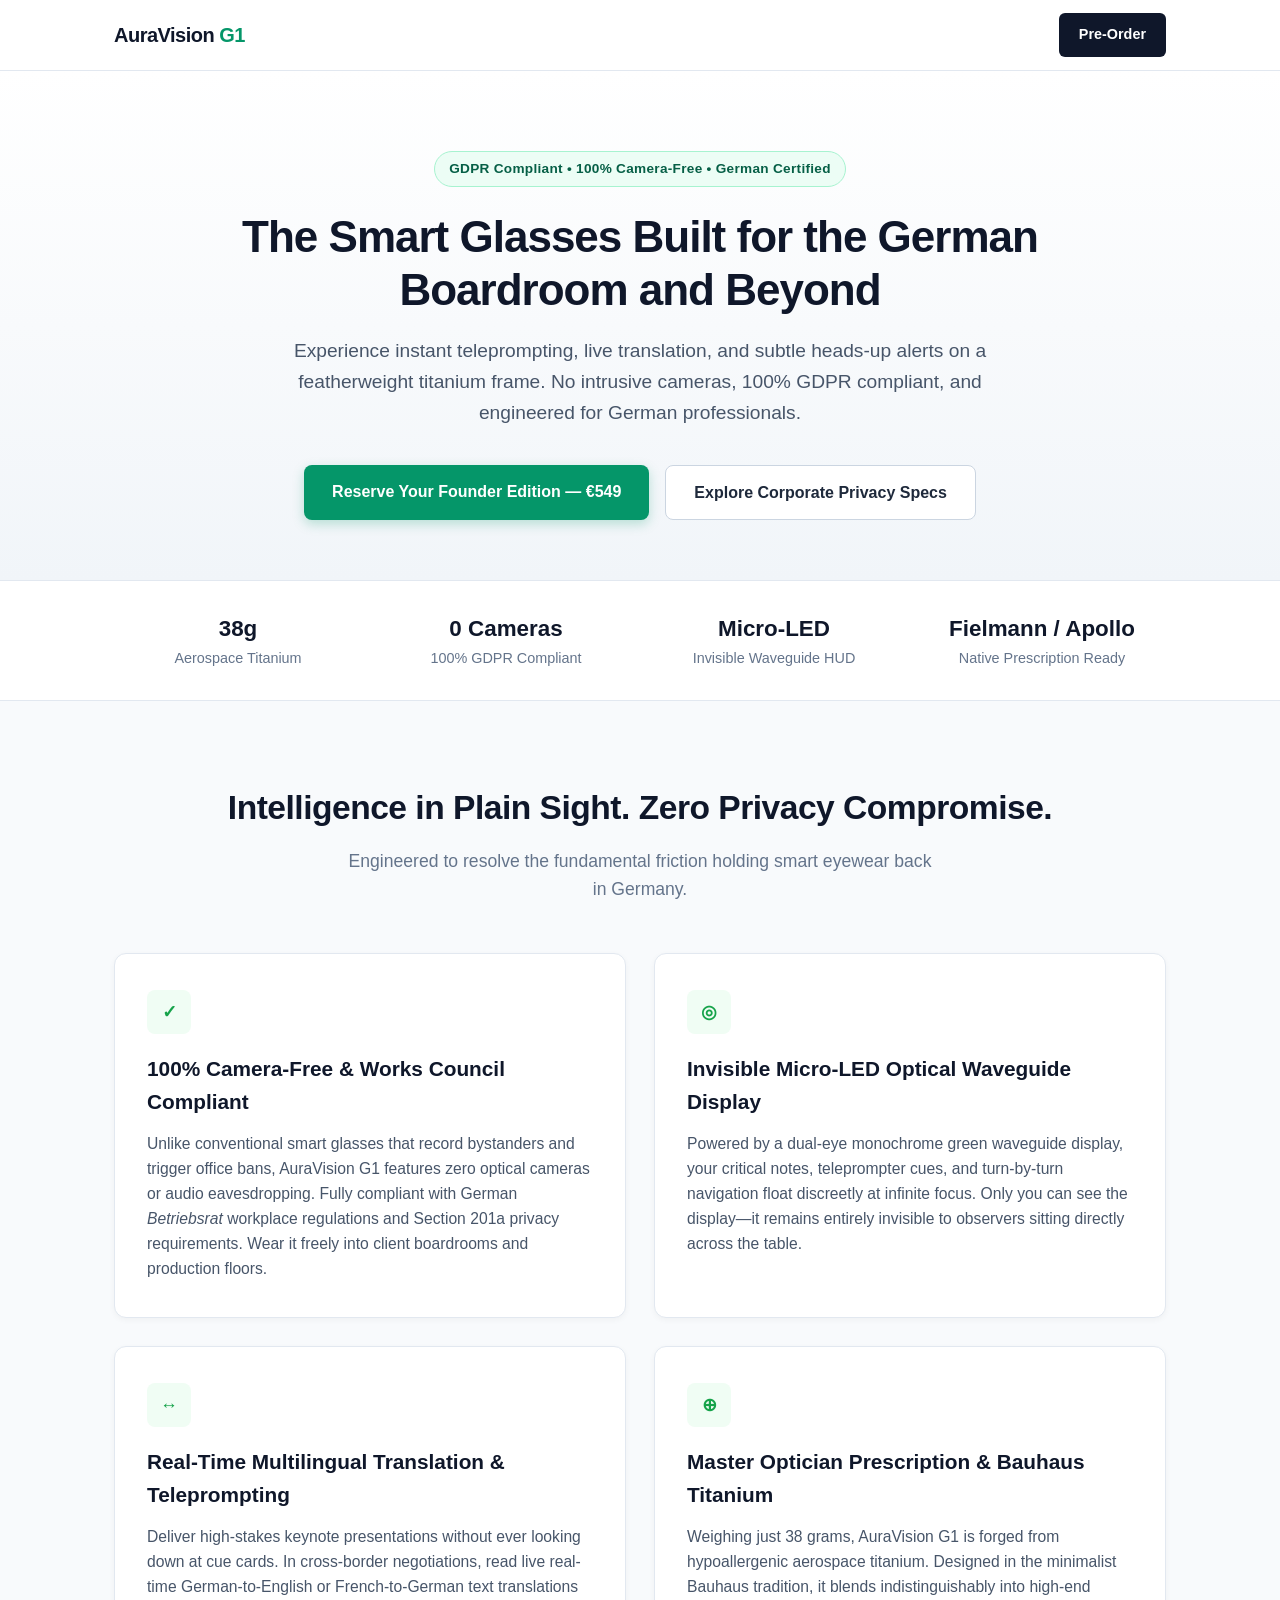
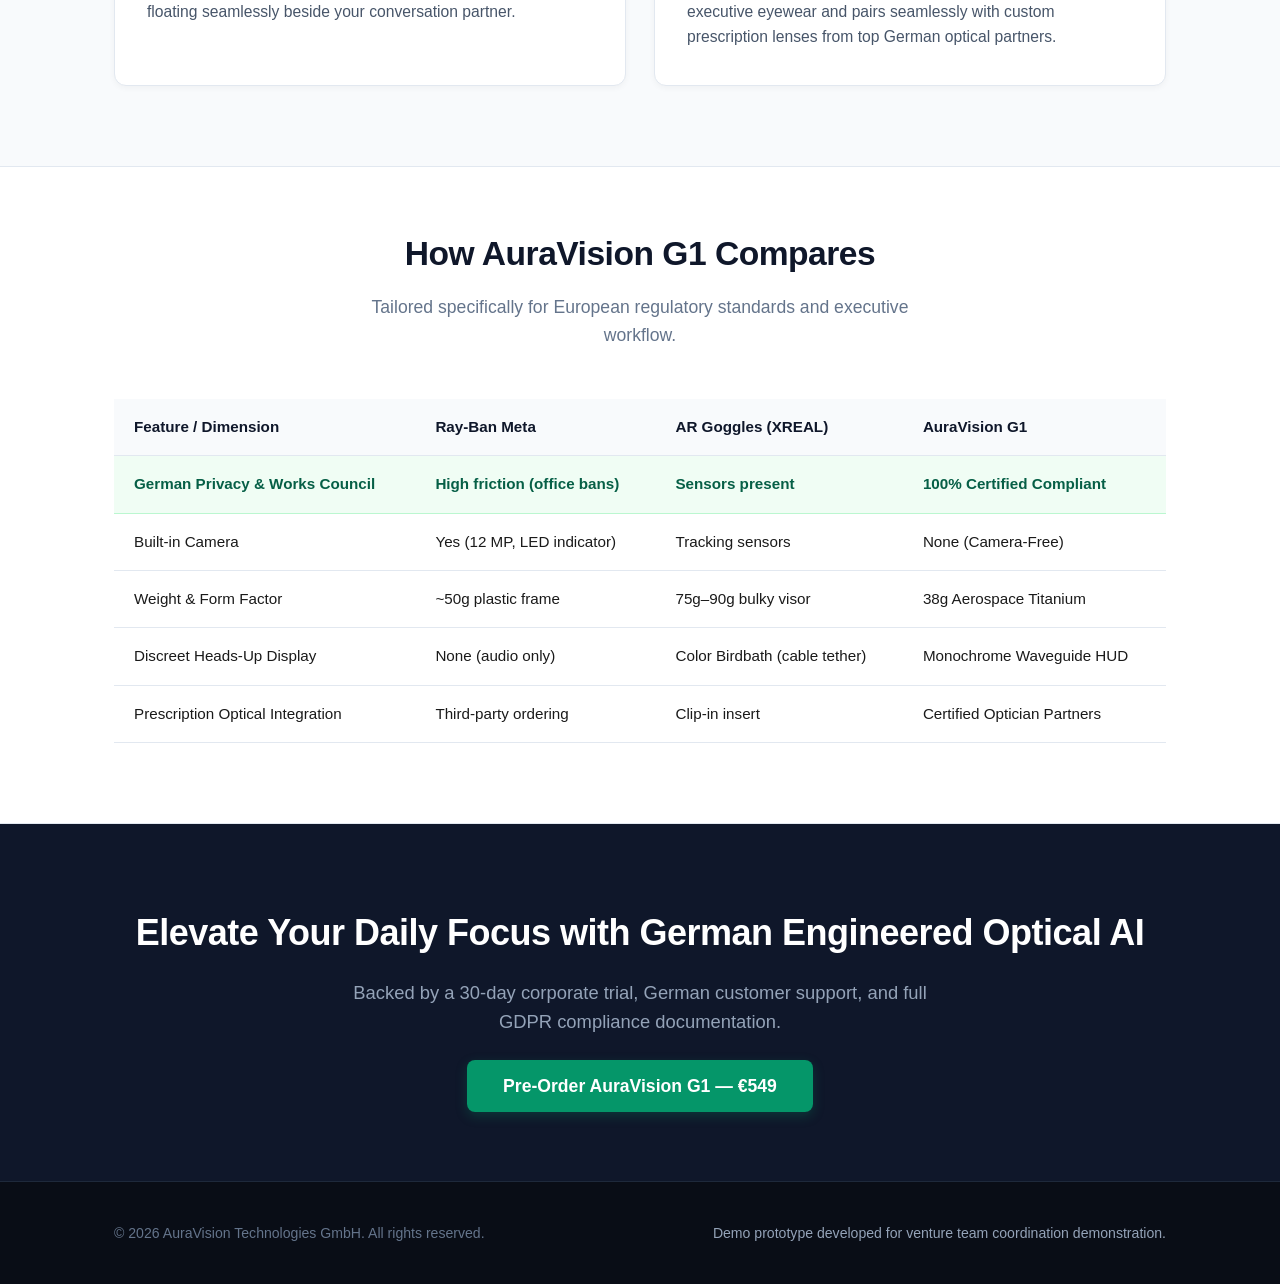
<file: smart-glasses-de/04-prototype/index.html>
<!DOCTYPE html>
<html lang="en">
<head>
  <meta charset="UTF-8">
  <meta name="viewport" content="width=device-width, initial-scale=1.0">
  <title>AuraVision G1 — Smart Glasses for the German Market</title>
  <style>
    /* Reset and Base Styles */
    * {
      box-sizing: border-box;
      margin: 0;
      padding: 0;
    }
    body {
      font-family: -apple-system, BlinkMacSystemFont, "Segoe UI", Roboto, Helvetica, Arial, sans-serif;
      line-height: 1.6;
      color: #1a1a1a;
      background-color: #f8fafc;
    }
    a {
      text-decoration: none;
      color: inherit;
    }

    /* Container */
    .container {
      max-width: 1100px;
      margin: 0 auto;
      padding: 0 24px;
    }

    /* Navigation Bar */
    header {
      background-color: #ffffff;
      border-bottom: 1px solid #e2e8f0;
      position: sticky;
      top: 0;
      z-index: 100;
    }
    .nav-inner {
      display: flex;
      justify-content: space-between;
      align-items: center;
      height: 70px;
    }
    .logo {
      font-size: 1.25rem;
      font-weight: 700;
      letter-spacing: -0.5px;
      color: #0f172a;
    }
    .logo span {
      color: #059669;
    }
    .nav-cta {
      background-color: #0f172a;
      color: #ffffff;
      padding: 10px 20px;
      border-radius: 6px;
      font-size: 0.9rem;
      font-weight: 600;
      transition: background-color 0.2s;
    }
    .nav-cta:hover {
      background-color: #1e293b;
    }

    /* Hero Section */
    .hero {
      padding: 80px 0 60px;
      text-align: center;
      background: linear-gradient(180deg, #ffffff 0%, #f1f5f9 100%);
      border-bottom: 1px solid #e2e8f0;
    }
    .badge {
      display: inline-block;
      padding: 6px 14px;
      background-color: #ecfdf5;
      color: #065f46;
      border: 1px solid #a7f3d0;
      border-radius: 9999px;
      font-size: 0.85rem;
      font-weight: 600;
      margin-bottom: 24px;
      letter-spacing: 0.3px;
    }
    .hero h1 {
      font-size: 2.75rem;
      line-height: 1.2;
      font-weight: 800;
      color: #0f172a;
      max-width: 850px;
      margin: 0 auto 20px;
      letter-spacing: -1px;
    }
    .hero p {
      font-size: 1.2rem;
      color: #475569;
      max-width: 720px;
      margin: 0 auto 36px;
    }
    .hero-actions {
      display: flex;
      justify-content: center;
      gap: 16px;
      flex-wrap: wrap;
    }
    .btn-primary {
      background-color: #059669;
      color: #ffffff;
      padding: 14px 28px;
      border-radius: 8px;
      font-weight: 600;
      font-size: 1rem;
      box-shadow: 0 4px 12px rgba(5, 150, 105, 0.25);
      transition: all 0.2s;
    }
    .btn-primary:hover {
      background-color: #047857;
      transform: translateY(-1px);
    }
    .btn-secondary {
      background-color: #ffffff;
      color: #1e293b;
      padding: 14px 28px;
      border-radius: 8px;
      font-weight: 600;
      font-size: 1rem;
      border: 1px solid #cbd5e1;
      transition: background-color 0.2s;
    }
    .btn-secondary:hover {
      background-color: #f8fafc;
    }

    /* Key Specs Bar */
    .specs-bar {
      padding: 30px 0;
      background-color: #ffffff;
      border-bottom: 1px solid #e2e8f0;
    }
    .specs-grid {
      display: grid;
      grid-template-columns: repeat(4, 1fr);
      gap: 20px;
      text-align: center;
    }
    .spec-item h4 {
      font-size: 1.4rem;
      font-weight: 700;
      color: #0f172a;
    }
    .spec-item p {
      font-size: 0.9rem;
      color: #64748b;
      font-weight: 500;
    }

    /* Selling Points Section */
    .features {
      padding: 80px 0;
    }
    .section-header {
      text-align: center;
      margin-bottom: 50px;
    }
    .section-header h2 {
      font-size: 2.1rem;
      font-weight: 700;
      color: #0f172a;
      margin-bottom: 12px;
      letter-spacing: -0.5px;
    }
    .section-header p {
      font-size: 1.1rem;
      color: #64748b;
      max-width: 600px;
      margin: 0 auto;
    }
    .feature-grid {
      display: grid;
      grid-template-columns: repeat(2, 1fr);
      gap: 28px;
    }
    .feature-card {
      background-color: #ffffff;
      border: 1px solid #e2e8f0;
      border-radius: 12px;
      padding: 36px 32px;
      box-shadow: 0 2px 6px rgba(0, 0, 0, 0.04);
      transition: transform 0.2s, box-shadow 0.2s;
    }
    .feature-card:hover {
      transform: translateY(-2px);
      box-shadow: 0 8px 20px rgba(0, 0, 0, 0.06);
    }
    .feature-icon {
      display: inline-flex;
      align-items: center;
      justify-content: center;
      width: 44px;
      height: 44px;
      border-radius: 8px;
      background-color: #f0fdf4;
      color: #16a34a;
      font-weight: 700;
      font-size: 1.1rem;
      margin-bottom: 18px;
    }
    .feature-card h3 {
      font-size: 1.3rem;
      font-weight: 700;
      color: #0f172a;
      margin-bottom: 12px;
    }
    .feature-card p {
      color: #475569;
      font-size: 0.98rem;
      line-height: 1.6;
    }

    /* Comparison Table Section */
    .comparison {
      padding: 60px 0 80px;
      background-color: #ffffff;
      border-top: 1px solid #e2e8f0;
      border-bottom: 1px solid #e2e8f0;
    }
    .table-wrapper {
      overflow-x: auto;
      margin-top: 36px;
    }
    table {
      width: 100%;
      border-collapse: collapse;
      text-align: left;
    }
    th, td {
      padding: 16px 20px;
      border-bottom: 1px solid #e2e8f0;
      font-size: 0.95rem;
    }
    th {
      background-color: #f8fafc;
      font-weight: 700;
      color: #0f172a;
    }
    tr.highlight {
      background-color: #f0fdf4;
      font-weight: 600;
    }
    tr.highlight td {
      color: #065f46;
      border-color: #bbf7d0;
    }

    /* CTA Section */
    .cta-section {
      padding: 80px 0;
      text-align: center;
      background-color: #0f172a;
      color: #ffffff;
    }
    .cta-box h2 {
      font-size: 2.25rem;
      font-weight: 800;
      margin-bottom: 16px;
      letter-spacing: -0.5px;
    }
    .cta-box p {
      font-size: 1.15rem;
      color: #94a3b8;
      max-width: 600px;
      margin: 0 auto 36px;
    }
    .cta-box .btn-primary {
      padding: 16px 36px;
      font-size: 1.1rem;
    }

    /* Footer */
    footer {
      background-color: #090d16;
      color: #64748b;
      padding: 40px 0;
      font-size: 0.88rem;
      border-top: 1px solid #1e293b;
    }
    .footer-inner {
      display: flex;
      justify-content: space-between;
      align-items: center;
      flex-wrap: wrap;
      gap: 16px;
    }
    .footer-note {
      color: #94a3b8;
    }

    /* Mobile Responsive */
    @media (max-width: 768px) {
      .hero h1 {
        font-size: 2rem;
      }
      .specs-grid {
        grid-template-columns: repeat(2, 1fr);
        gap: 16px;
      }
      .feature-grid {
        grid-template-columns: 1fr;
      }
      .footer-inner {
        flex-direction: column;
        text-align: center;
      }
    }
  </style>
</head>
<body>

  <!-- Navigation Bar -->
  <header>
    <div class="container nav-inner">
      <div class="logo">AuraVision <span>G1</span></div>
      <a href="#preorder" class="nav-cta">Pre-Order</a>
    </div>
  </header>

  <main>
    <!-- Hero Section -->
    <section class="hero">
      <div class="container">
        <div class="badge">GDPR Compliant &bull; 100% Camera-Free &bull; German Certified</div>
        <h1>The Smart Glasses Built for the German Boardroom and Beyond</h1>
        <p>Experience instant teleprompting, live translation, and subtle heads-up alerts on a featherweight titanium frame. No intrusive cameras, 100% GDPR compliant, and engineered for German professionals.</p>
        <div class="hero-actions">
          <a href="#preorder" class="btn-primary">Reserve Your Founder Edition — €549</a>
          <a href="#features" class="btn-secondary">Explore Corporate Privacy Specs</a>
        </div>
      </div>
    </section>

    <!-- Specs Bar -->
    <section class="specs-bar">
      <div class="container specs-grid">
        <div class="spec-item">
          <h4>38g</h4>
          <p>Aerospace Titanium</p>
        </div>
        <div class="spec-item">
          <h4>0 Cameras</h4>
          <p>100% GDPR Compliant</p>
        </div>
        <div class="spec-item">
          <h4>Micro-LED</h4>
          <p>Invisible Waveguide HUD</p>
        </div>
        <div class="spec-item">
          <h4>Fielmann / Apollo</h4>
          <p>Native Prescription Ready</p>
        </div>
      </div>
    </section>

    <!-- Core Features Section -->
    <section class="features" id="features">
      <div class="container">
        <div class="section-header">
          <h2>Intelligence in Plain Sight. Zero Privacy Compromise.</h2>
          <p>Engineered to resolve the fundamental friction holding smart eyewear back in Germany.</p>
        </div>

        <div class="feature-grid">
          <!-- Card 1 -->
          <div class="feature-card">
            <div class="feature-icon">&check;</div>
            <h3>100% Camera-Free & Works Council Compliant</h3>
            <p>Unlike conventional smart glasses that record bystanders and trigger office bans, AuraVision G1 features zero optical cameras or audio eavesdropping. Fully compliant with German <em>Betriebsrat</em> workplace regulations and Section 201a privacy requirements. Wear it freely into client boardrooms and production floors.</p>
          </div>

          <!-- Card 2 -->
          <div class="feature-card">
            <div class="feature-icon">&#9678;</div>
            <h3>Invisible Micro-LED Optical Waveguide Display</h3>
            <p>Powered by a dual-eye monochrome green waveguide display, your critical notes, teleprompter cues, and turn-by-turn navigation float discreetly at infinite focus. Only you can see the display—it remains entirely invisible to observers sitting directly across the table.</p>
          </div>

          <!-- Card 3 -->
          <div class="feature-card">
            <div class="feature-icon">&harr;</div>
            <h3>Real-Time Multilingual Translation & Teleprompting</h3>
            <p>Deliver high-stakes keynote presentations without ever looking down at cue cards. In cross-border negotiations, read live real-time German-to-English or French-to-German text translations floating seamlessly beside your conversation partner.</p>
          </div>

          <!-- Card 4 -->
          <div class="feature-card">
            <div class="feature-icon">&oplus;</div>
            <h3>Master Optician Prescription & Bauhaus Titanium</h3>
            <p>Weighing just 38 grams, AuraVision G1 is forged from hypoallergenic aerospace titanium. Designed in the minimalist Bauhaus tradition, it blends indistinguishably into high-end executive eyewear and pairs seamlessly with custom prescription lenses from top German optical partners.</p>
          </div>
        </div>
      </div>
    </section>

    <!-- Comparison Table Section -->
    <section class="comparison">
      <div class="container">
        <div class="section-header">
          <h2>How AuraVision G1 Compares</h2>
          <p>Tailored specifically for European regulatory standards and executive workflow.</p>
        </div>
        <div class="table-wrapper">
          <table>
            <thead>
              <tr>
                <th>Feature / Dimension</th>
                <th>Ray-Ban Meta</th>
                <th>AR Goggles (XREAL)</th>
                <th>AuraVision G1</th>
              </tr>
            </thead>
            <tbody>
              <tr class="highlight">
                <td>German Privacy & Works Council</td>
                <td>High friction (office bans)</td>
                <td>Sensors present</td>
                <td>100% Certified Compliant</td>
              </tr>
              <tr>
                <td>Built-in Camera</td>
                <td>Yes (12 MP, LED indicator)</td>
                <td>Tracking sensors</td>
                <td>None (Camera-Free)</td>
              </tr>
              <tr>
                <td>Weight & Form Factor</td>
                <td>~50g plastic frame</td>
                <td>75g–90g bulky visor</td>
                <td>38g Aerospace Titanium</td>
              </tr>
              <tr>
                <td>Discreet Heads-Up Display</td>
                <td>None (audio only)</td>
                <td>Color Birdbath (cable tether)</td>
                <td>Monochrome Waveguide HUD</td>
              </tr>
              <tr>
                <td>Prescription Optical Integration</td>
                <td>Third-party ordering</td>
                <td>Clip-in insert</td>
                <td>Certified Optician Partners</td>
              </tr>
            </tbody>
          </table>
        </div>
      </div>
    </section>

    <!-- Pre-Order CTA Section -->
    <section class="cta-section" id="preorder">
      <div class="container cta-box">
        <h2>Elevate Your Daily Focus with German Engineered Optical AI</h2>
        <p>Backed by a 30-day corporate trial, German customer support, and full GDPR compliance documentation.</p>
        <a href="#preorder" class="btn-primary">Pre-Order AuraVision G1 — €549</a>
      </div>
    </section>
  </main>

  <!-- Footer -->
  <footer>
    <div class="container footer-inner">
      <div class="copyright">&copy; 2026 AuraVision Technologies GmbH. All rights reserved.</div>
      <div class="footer-note">Demo prototype developed for venture team coordination demonstration.</div>
    </div>
  </footer>

</body>
</html>
</file>
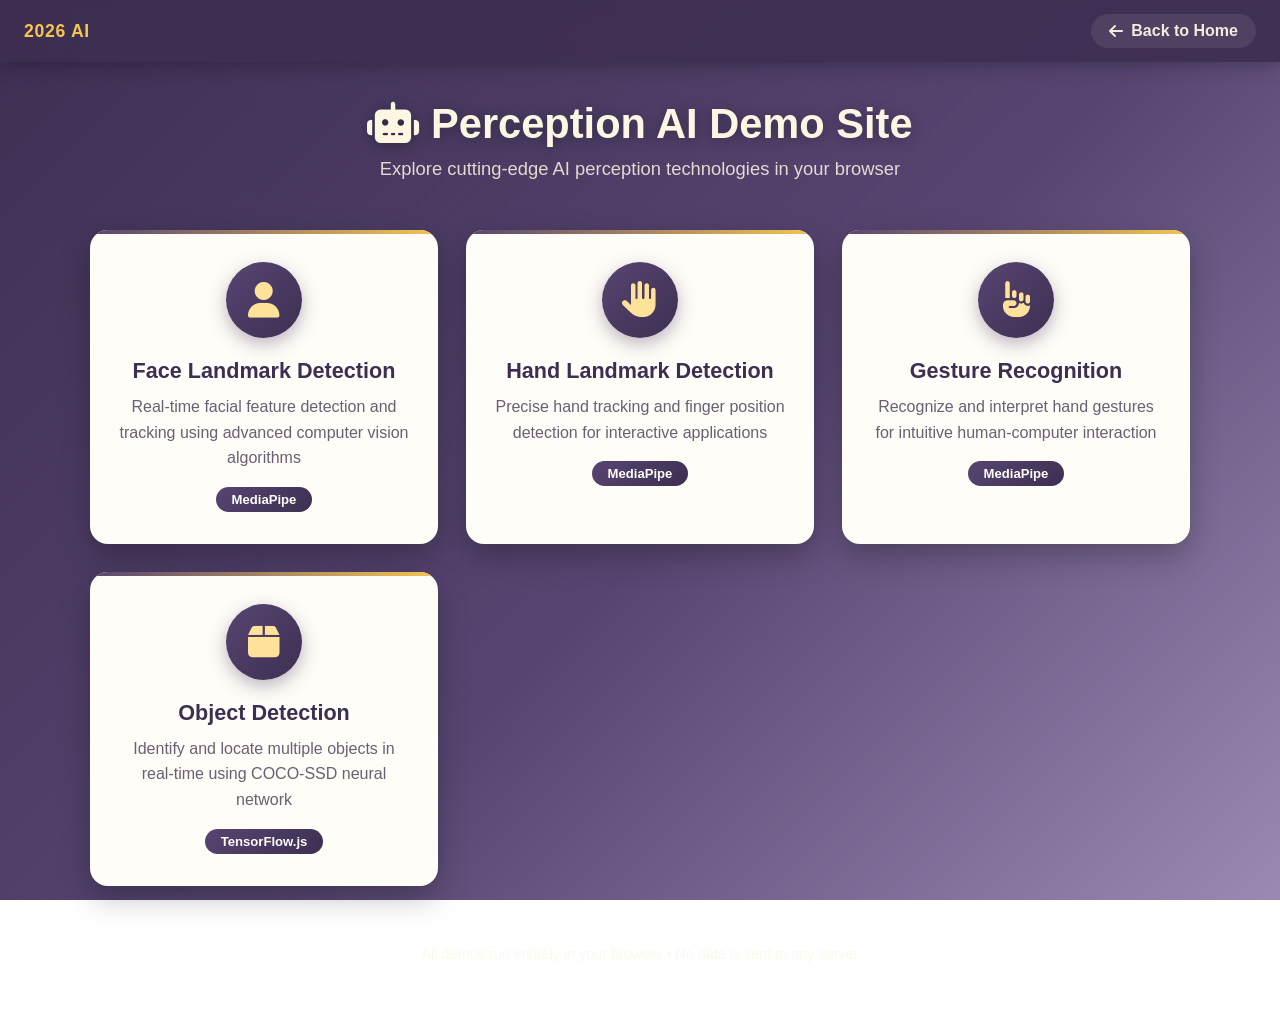
<file: perception_demo.html>
<!DOCTYPE html>
<html lang="en">
<head>
    <meta charset="UTF-8">
    <meta name="viewport" content="width=device-width, initial-scale=1.0">
    <title>Perception AI Demo Site</title>
    <link href="https://cdnjs.cloudflare.com/ajax/libs/font-awesome/6.4.0/css/all.min.css" rel="stylesheet">
    <link rel="icon" type="image/x-icon" href="favicon.ico">
    <style>
        :root {
            --navy-deep:  #3d2f52;
            --navy-mid:   #574571;
            --navy-soft:  #9a89b3;
            --gold:       #f5c451;
            --gold-light: #ffe29a;
            --cream:      #fdf6e3;
        }
        * {
            margin: 0;
            padding: 0;
            box-sizing: border-box;
        }

        body {
            font-family: 'Segoe UI', Tahoma, Geneva, Verdana, sans-serif;
            background: linear-gradient(135deg, var(--navy-deep) 0%, var(--navy-mid) 55%, var(--navy-soft) 100%);
            background-attachment: fixed;
            min-height: 100vh;
            display: flex;
            flex-direction: column;
            align-items: center;
            padding: 100px 20px 60px;
        }

        .topbar {
            position: fixed; top: 0; left: 0; right: 0; z-index: 100;
            display: flex; align-items: center; justify-content: space-between;
            padding: 14px 24px;
            background: rgba(61,47,82,0.92);
            backdrop-filter: blur(10px);
            box-shadow: 0 2px 20px rgba(0,0,0,0.3);
        }
        .topbar .brand { color: var(--gold); font-weight: 700; letter-spacing: 0.04em; font-size: 1.1rem; text-decoration: none; }
        .topbar .back-link {
            color: #f1ecdd; text-decoration: none; font-weight: 600;
            display: inline-flex; align-items: center; gap: 8px;
            background: rgba(255,255,255,0.08); padding: 8px 18px; border-radius: 30px;
            transition: all 0.25s ease;
        }
        .topbar .back-link:hover { background: var(--gold); color: var(--navy-deep); }

        .header {
            text-align: center;
            margin-bottom: 50px;
        }

        .header h1 {
            color: var(--cream);
            font-size: 2.6em;
            font-weight: 700;
            margin-bottom: 10px;
            text-shadow: 0 2px 14px rgba(0,0,0,0.3);
        }

        .header p {
            color: rgba(253,246,227,0.85);
            font-size: 1.15em;
            font-weight: 400;
        }

        .demo-grid {
            display: grid;
            grid-template-columns: repeat(auto-fit, minmax(280px, 1fr));
            gap: 28px;
            max-width: 1100px;
            width: 100%;
        }

        .demo-card {
            background: #fffdf8;
            border-radius: 18px;
            padding: 32px 28px;
            box-shadow: 0 12px 30px rgba(0,0,0,0.25);
            transition: all 0.3s ease;
            cursor: pointer;
            text-decoration: none;
            color: inherit;
            display: flex;
            flex-direction: column;
            align-items: center;
            position: relative;
            overflow: hidden;
        }

        .demo-card::before {
            content: '';
            position: absolute;
            top: 0; left: 0; right: 0;
            height: 4px;
            background: linear-gradient(90deg, var(--navy-mid), var(--gold));
        }

        .demo-card:hover {
            transform: translateY(-10px);
            box-shadow: 0 18px 40px rgba(0,0,0,0.3);
        }

        .icon-container {
            width: 76px;
            height: 76px;
            background: linear-gradient(135deg, var(--navy-mid) 0%, var(--navy-deep) 100%);
            border-radius: 50%;
            display: flex;
            align-items: center;
            justify-content: center;
            margin-bottom: 20px;
            transition: all 0.3s ease;
            box-shadow: 0 6px 18px rgba(61,47,82,0.35);
        }

        .demo-card:hover .icon-container {
            transform: scale(1.1) rotate(5deg);
        }

        .icon {
            font-size: 36px;
            color: var(--gold-light);
        }

        .demo-card h2 {
            font-size: 1.35em;
            color: var(--navy-deep);
            margin-bottom: 10px;
            text-align: center;
        }

        .demo-card p {
            color: #6b5f73;
            text-align: center;
            line-height: 1.6;
        }

        .demo-tag {
            display: inline-block;
            background: linear-gradient(135deg, var(--navy-mid) 0%, var(--navy-deep) 100%);
            color: #fffdf8;
            padding: 5px 16px;
            border-radius: 20px;
            font-size: 0.82em;
            font-weight: 600;
            margin-top: 16px;
        }

        .footer {
            margin-top: 60px;
            color: rgba(253,246,227,0.75);
            text-align: center;
            font-size: 0.9em;
        }

        @media (max-width: 768px) {
            .header h1 { font-size: 2em; }
            .header p { font-size: 1em; }
            .demo-grid { grid-template-columns: 1fr; }
        }
    </style>
</head>
<body>
    <div class="topbar">
        <a class="brand" href="index.html">2026 AI</a>
        <a class="back-link" href="index.html"><i class="fas fa-arrow-left"></i> Back to Home</a>
    </div>

    <div class="header">
        <h1><i class="fas fa-robot"></i> Perception AI Demo Site</h1>
        <p>Explore cutting-edge AI perception technologies in your browser</p>
    </div>

    <div class="demo-grid">
        <a href="mp/face.html" class="demo-card">
            <div class="icon-container">
                <i class="fas fa-user icon"></i>
            </div>
            <h2>Face Landmark Detection</h2>
            <p>Real-time facial feature detection and tracking using advanced computer vision algorithms</p>
            <span class="demo-tag">MediaPipe</span>
        </a>

        <a href="mp/hand.html" class="demo-card">
            <div class="icon-container">
                <i class="fas fa-hand-paper icon"></i>
            </div>
            <h2>Hand Landmark Detection</h2>
            <p>Precise hand tracking and finger position detection for interactive applications</p>
            <span class="demo-tag">MediaPipe</span>
        </a>

        <a href="mp/gesture.html" class="demo-card">
            <div class="icon-container">
                <i class="fas fa-hand-point-up icon"></i>
            </div>
            <h2>Gesture Recognition</h2>
            <p>Recognize and interpret hand gestures for intuitive human-computer interaction</p>
            <span class="demo-tag">MediaPipe</span>
        </a>

        <a href="mp/object.html" class="demo-card">
            <div class="icon-container">
                <i class="fas fa-box icon"></i>
            </div>
            <h2>Object Detection</h2>
            <p>Identify and locate multiple objects in real-time using COCO-SSD neural network</p>
            <span class="demo-tag">TensorFlow.js</span>
        </a>
    </div>

    <div class="footer">
        <p>All demos run entirely in your browser &bull; No data is sent to any server</p>
    </div>
</body>
</html>
</file>
<file: style.css>
/* ============================================================
   2026 AI Personal Site - shared styles
   Theme: elegant navy x rose gold (academic tone)
   ============================================================ */
:root {
    --navy-deep:   #3d2f52;   /* primary: deep purple */
    --navy-mid:    #574571;   /* gradient mid-point */
    --navy-soft:   #9a89b3;   /* gradient end / secondary (soft purple) */
    --gold:        #caa4a4;   /* accent rose gold */
    --gold-light:  #e3c9c9;   /* soft rose gold (hover, borders) */
    --cream:       #f9f6f4;   /* warm off-white background */
    --cream-deep:  #f1e9ef;   /* card base / light background */
    --ink:         #2c2733;   /* primary text */
    --ink-soft:    #6b5f73;   /* secondary text */

    --gradient-navy: linear-gradient(135deg, var(--navy-deep) 0%, var(--navy-mid) 55%, var(--navy-soft) 100%);
    --shadow-navy: rgba(61, 47, 82, 0.18);
}

* {
    margin: 0;
    padding: 0;
    box-sizing: border-box;
}

body {
    font-family: 'Noto Serif TC', 'PingFang TC', 'Microsoft JhengHei', 'Segoe UI', serif;
    line-height: 1.7;
    color: var(--ink);
    background: var(--cream);
}

a { text-decoration: none; }

/* ---------------- Navigation ---------------- */
.navbar {
    background: rgba(61, 47, 82, 0.96) !important;
    backdrop-filter: blur(10px);
    box-shadow: 0 2px 20px var(--shadow-navy);
    transition: all 0.3s ease;
}

.navbar-brand {
    font-weight: 700;
    font-size: 1.5rem;
    color: var(--gold-light) !important;
    letter-spacing: 0.03em;
}

.navbar-nav .nav-link {
    color: #f1ecdd !important;
    font-weight: 500;
    margin: 0 10px;
    transition: all 0.3s ease;
}

.navbar-nav .nav-link:hover {
    color: var(--gold) !important;
    transform: translateY(-2px);
}

/* ---------------- Hero ---------------- */
.hero {
    background: var(--gradient-navy);
    min-height: 100vh;
    display: flex;
    align-items: center;
    color: #f7f4ec;
    position: relative;
    overflow: hidden;
    padding-top: 76px;
}

.hero::before {
    content: '';
    position: absolute;
    inset: 0;
    background: url("data:image/svg+xml,%3Csvg xmlns='http://www.w3.org/2000/svg' viewBox='0 0 1000 1000'%3E%3Ccircle cx='200' cy='200' r='100' fill='rgba(201,162,39,0.07)'/%3E%3Ccircle cx='800' cy='300' r='150' fill='rgba(255,255,255,0.04)'/%3E%3Ccircle cx='600' cy='700' r='120' fill='rgba(201,162,39,0.05)'/%3E%3C/svg%3E");
    animation: float 14s ease-in-out infinite;
    will-change: transform;
    transform: translate3d(0,0,0);
    pointer-events: none;
}
@keyframes float {
    0%, 100% { transform: translate3d(0, 0, 0) scale(1); }
    50%      { transform: translate3d(24px, -60px, 0) scale(1.03); }
}

.hero-content { position: relative; z-index: 2; }

.hero h1 {
    font-size: 3.2rem;
    font-weight: 700;
    margin-bottom: 0.6rem;
    letter-spacing: 0.04em;
    text-shadow: 2px 2px 6px rgba(0,0,0,0.35);
}

.hero .subtitle {
    font-size: 1.2rem;
    margin-bottom: 1.6rem;
    opacity: 0.92;
}

.titles-container { margin-bottom: 0.8rem; }

.title-line {
    position: relative;
    padding-left: 0;
    font-weight: 600;
    color: #f5c451 !important;
    margin-bottom: 0.3rem !important;
    display: flex;
    align-items: center;
}
.title-line:before {
    content: "◆";
    color: #f5c451;
    font-size: 0.8em;
    margin-right: 0.5rem;
    text-shadow: 0 0 8px rgba(245,196,81,0.6);
}
.title-line:last-child { margin-bottom: 0 !important; }

/* ---------------- Profile Image ---------------- */
.profile-img {
    width: clamp(250px, 33vw, 340px);
    height: clamp(250px, 33vw, 340px);
    border-radius: 50%;
    aspect-ratio: 1 / 1;
    object-fit: cover;
    border: 5px solid #fffdf6;
    box-shadow:
        0 0 0 3px var(--gold),
        0 0 0 6px #8a5a66,
        0 12px 32px rgba(0,0,0,0.30);
    transition: transform 0.35s ease, box-shadow 0.35s ease;
}
.profile-img:hover {
    transform: scale(1.05);
    box-shadow:
        0 0 0 3px var(--gold-light),
        0 0 0 6px var(--gold),
        0 18px 40px rgba(0,0,0,0.35);
}
.hero .profile-img { border-radius: 50% !important; }

/* ---------------- Sections ---------------- */
.section { padding: 80px 0; }

.section-title {
    text-align: center;
    font-size: 2.3rem;
    margin-bottom: 3rem;
    color: var(--navy-deep);
    font-weight: 700;
    position: relative;
}
.section-title::after {
    content: '';
    display: block;
    width: 60px;
    height: 3px;
    background: var(--gold);
    margin: 0.8rem auto 0;
    border-radius: 2px;
}

.bg-light { background: var(--cream-deep) !important; }

/* ---------------- Cards ---------------- */
.card {
    border: none;
    border-radius: 15px;
    box-shadow: 0 10px 30px var(--shadow-navy);
    transition: transform 0.3s ease, box-shadow 0.3s ease;
    background: #fffdf8;
}
.card:hover {
    transform: translateY(-8px);
    box-shadow: 0 20px 40px rgba(61, 47, 82, 0.25);
}

/* ---------------- Filter Buttons ---------------- */
.filter-buttons { text-align: center; margin-bottom: 3rem; }

.filter-btn {
    background: #fffdf8;
    color: var(--navy-mid);
    border: 2px solid var(--navy-mid);
    padding: 10px 25px;
    margin: 5px;
    border-radius: 25px;
    font-weight: 500;
    transition: all 0.3s ease;
}
.filter-btn:hover,
.filter-btn.active {
    background: var(--navy-mid);
    color: #fffdf8;
    transform: translateY(-2px);
    box-shadow: 0 5px 15px var(--shadow-navy);
}

/* ---------------- Project Grid ---------------- */
.project-grid {
    display: grid;
    grid-template-columns: repeat(auto-fit, minmax(300px, 1fr));
    gap: 2rem;
    margin-top: 2rem;
}

.project-card {
    background: #fffdf8;
    padding: 2rem;
    border-radius: 15px;
    box-shadow: 0 5px 20px rgba(61, 47, 82, 0.12);
    transition: all 0.3s ease;
    cursor: pointer;
    position: relative;
    overflow: hidden;
}
.project-card::before {
    content: '';
    position: absolute;
    top: 0; left: 0;
    width: 100%; height: 4px;
    background: linear-gradient(90deg, var(--navy-mid), var(--gold));
}
.project-card:hover {
    transform: translateY(-10px);
    box-shadow: 0 15px 35px rgba(61, 47, 82, 0.22);
}

.project-number {
    background: var(--gradient-navy);
    color: var(--gold-light);
    width: 40px; height: 40px;
    border-radius: 50%;
    display: flex; align-items: center; justify-content: center;
    font-weight: 700;
    margin-bottom: 1rem;
}

.project-card h5 { color: var(--navy-deep); margin-bottom: 1rem; font-weight: 700; }

/* ---------------- Student Portfolio CTA ---------------- */
.portfolio-cta {
    background: #fffdf8;
    border: 1px solid rgba(201,162,39,0.35);
    border-radius: 20px;
    box-shadow: 0 10px 30px var(--shadow-navy);
    padding: 3rem 2rem;
    text-align: center;
}
.portfolio-cta i { color: var(--gold); font-size: 2.4rem; margin-bottom: 1rem; }
.btn-elegant {
    display: inline-flex;
    align-items: center;
    gap: 0.5rem;
    background: var(--gradient-navy);
    color: #fffdf8 !important;
    padding: 0.7rem 2rem;
    border-radius: 50px;
    font-weight: 600;
    margin-top: 1rem;
    transition: all 0.3s ease;
    box-shadow: 0 6px 18px var(--shadow-navy);
}
.btn-elegant:hover {
    transform: translateY(-3px);
    box-shadow: 0 10px 24px rgba(20,38,64,0.3);
    color: var(--gold-light) !important;
}

/* ---------------- Contact ---------------- */
.contact-info {
    background: #fffdf8;
    padding: 3rem;
    border-radius: 20px;
    box-shadow: 0 10px 30px var(--shadow-navy);
}
.contact-item {
    display: flex;
    align-items: center;
    margin-bottom: 2rem;
    padding: 1rem;
    background: var(--cream-deep);
    border-radius: 10px;
    transition: transform 0.3s ease;
}
.contact-item:hover { transform: translateX(10px); }
.contact-item i { font-size: 2rem; color: var(--gold); margin-right: 1rem; width: 50px; }
.contact-item a { color: var(--navy-deep) !important; text-decoration: none; }
.contact-item a:hover { color: var(--gold) !important; }

/* ---------------- Footer ---------------- */
.footer {
    background: var(--navy-deep);
    color: #e3d2da;
    text-align: center;
    padding: 2rem 0;
}

/* ---------------- Generic page header (unit / homework) ---------------- */
.project-header {
    background: var(--gradient-navy);
    color: #f7f4ec;
    padding: 120px 0 40px;
    position: relative;
    overflow: hidden;
}
.project-header::before {
    content: '';
    position: absolute;
    inset: 0;
    background: url("data:image/svg+xml,%3Csvg xmlns='http://www.w3.org/2000/svg' viewBox='0 0 1000 1000'%3E%3Ccircle cx='200' cy='200' r='80' fill='rgba(201,162,39,0.07)'/%3E%3Ccircle cx='800' cy='150' r='120' fill='rgba(255,255,255,0.04)'/%3E%3Ccircle cx='500' cy='400' r='100' fill='rgba(201,162,39,0.05)'/%3E%3C/svg%3E");
    animation: float 15s ease-in-out infinite;
    pointer-events: none;
}
.project-title {
    color: #fffdf8 !important;
    font-weight: 700;
    font-size: 2.4rem;
    position: relative;
    z-index: 2;
    text-shadow: 2px 4px 8px rgba(0,0,0,0.3);
}
.project-subtitle {
    color: rgba(247,244,236,0.88) !important;
    font-size: 1.1rem;
    margin-top: 0.5rem;
    position: relative;
    z-index: 2;
}
.back-btn {
    position: relative;
    z-index: 3;
    background: rgba(255, 253, 248, 0.95);
    color: var(--navy-deep) !important;
    padding: 0.5rem 1.5rem;
    border-radius: 50px;
    text-decoration: none;
    display: inline-flex;
    align-items: center;
    gap: 0.5rem;
    font-weight: 600;
    border: 1px solid rgba(201,162,39,0.3);
    box-shadow: 0 4px 15px rgba(0,0,0,0.2);
    transition: all 0.3s ease;
}
.back-btn:hover {
    background: #fffdf8;
    color: var(--gold) !important;
    transform: translateY(-2px);
}
.breadcrumb-item a { color: #fffdf8; }
.breadcrumb-item a:hover { color: var(--gold); }
.breadcrumb-item.active { color: var(--gold-light); }

/* ---------------- Animations ---------------- */
.fade-in { opacity: 0; transform: translateY(30px); transition: all 0.8s ease; }
.fade-in.visible { opacity: 1; transform: translateY(0); }

/* ---------------- Responsive ---------------- */
@media (max-width: 768px) {
    .hero h1 { font-size: 2.3rem; }
    .profile-img { width: 190px; height: 190px; }
    .project-grid { grid-template-columns: 1fr; }
    .section-title { font-size: 1.9rem; }
    .filter-btn { padding: 8px 20px; font-size: 0.9rem; }
    .project-card { padding: 1.5rem; }
    .contact-info { padding: 2rem; }
    .project-title { font-size: 2rem; }
}

@media (max-width: 576px) {
    .hero h1 { font-size: 1.9rem; }
    .hero .subtitle { font-size: 1.05rem; }
    .section { padding: 60px 0; }
    .profile-img { width: 160px; height: 160px; }
    .project-card { padding: 1.2rem; }
    .contact-info { padding: 1.5rem; }
    .contact-item { flex-direction: column; text-align: center; }
    .contact-item i { margin-right: 0; margin-bottom: 0.5rem; }
}
</file>
